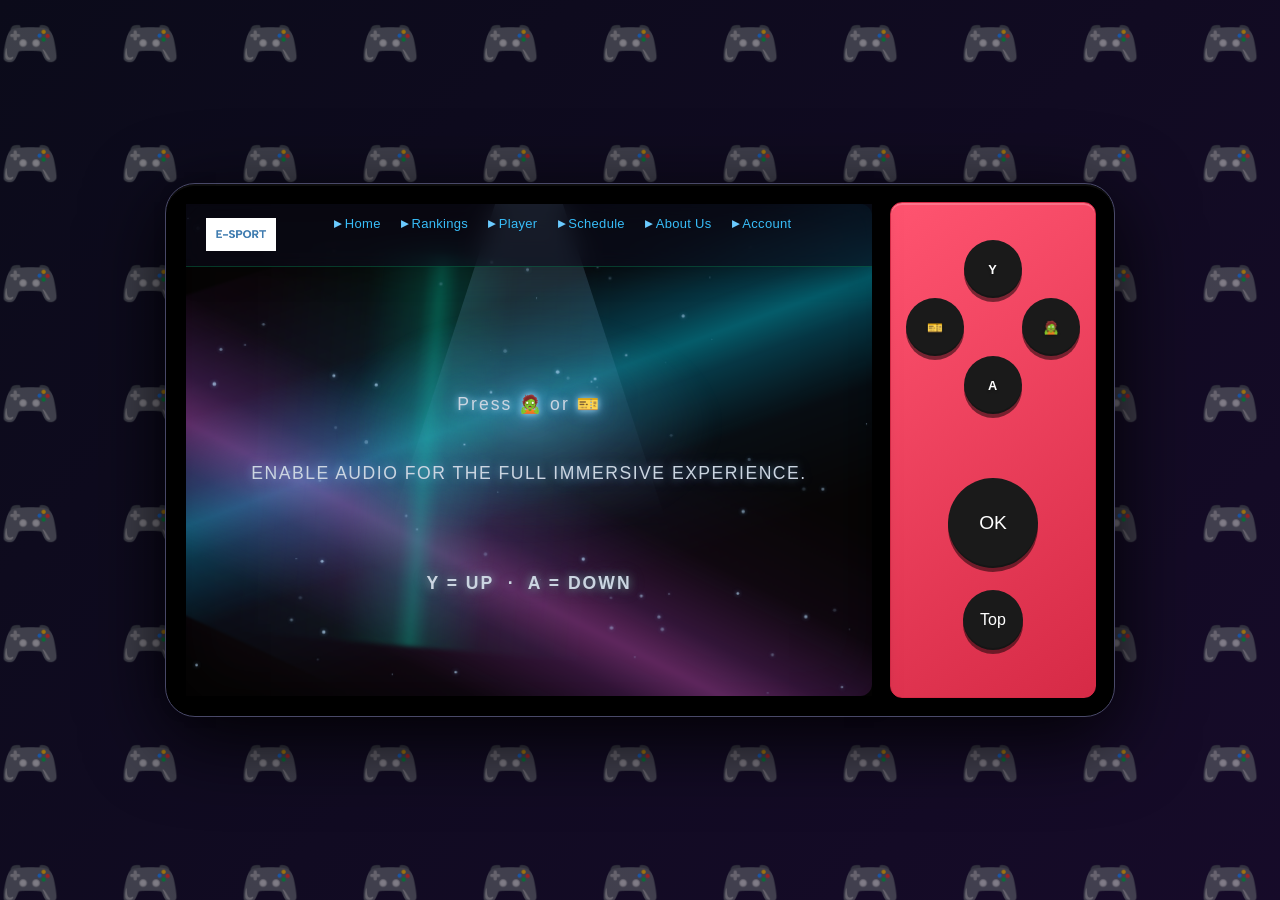
<file: index.html>
<!DOCTYPE html>
<html lang="en">
<head>
<meta charset="UTF-8">
<meta name="viewport" content="width=device-width, initial-scale=1.0">
<title>UTAR E-SPORTS | Enter</title>
<link rel="stylesheet" href="css/style.css">
</head>
<body>
  <div id="pageContent">
<div class="enter-page">

    <!-- STEP 1 -->
    <div class="enter-step" id="step1">
        <p class="enter-line enter-line-emoji">Press 🧟 or 🎫</p>
        <p class="enter-line enter-line-sub">Enable audio for the full immersive experience.</p>
        <p class="enter-line enter-line-controls">Y = Up &nbsp;&middot;&nbsp; A = Down</p>
    </div>

    <!-- STEP 2 -->
    <div class="enter-step enter-step--2" id="step2">
        <p class="enter-line enter-line-main">Press OK or scroll down to start your journey</p>
    </div>
</div>
</div>

    <script src="js/shell.js"></script>
    <script src="js/navbar.js"></script>
    <script src="js/neon.js"></script>
    <script src="js/enter.js"></script>
    <script src="js/main.js"></script>
</body>
</html>
</file>
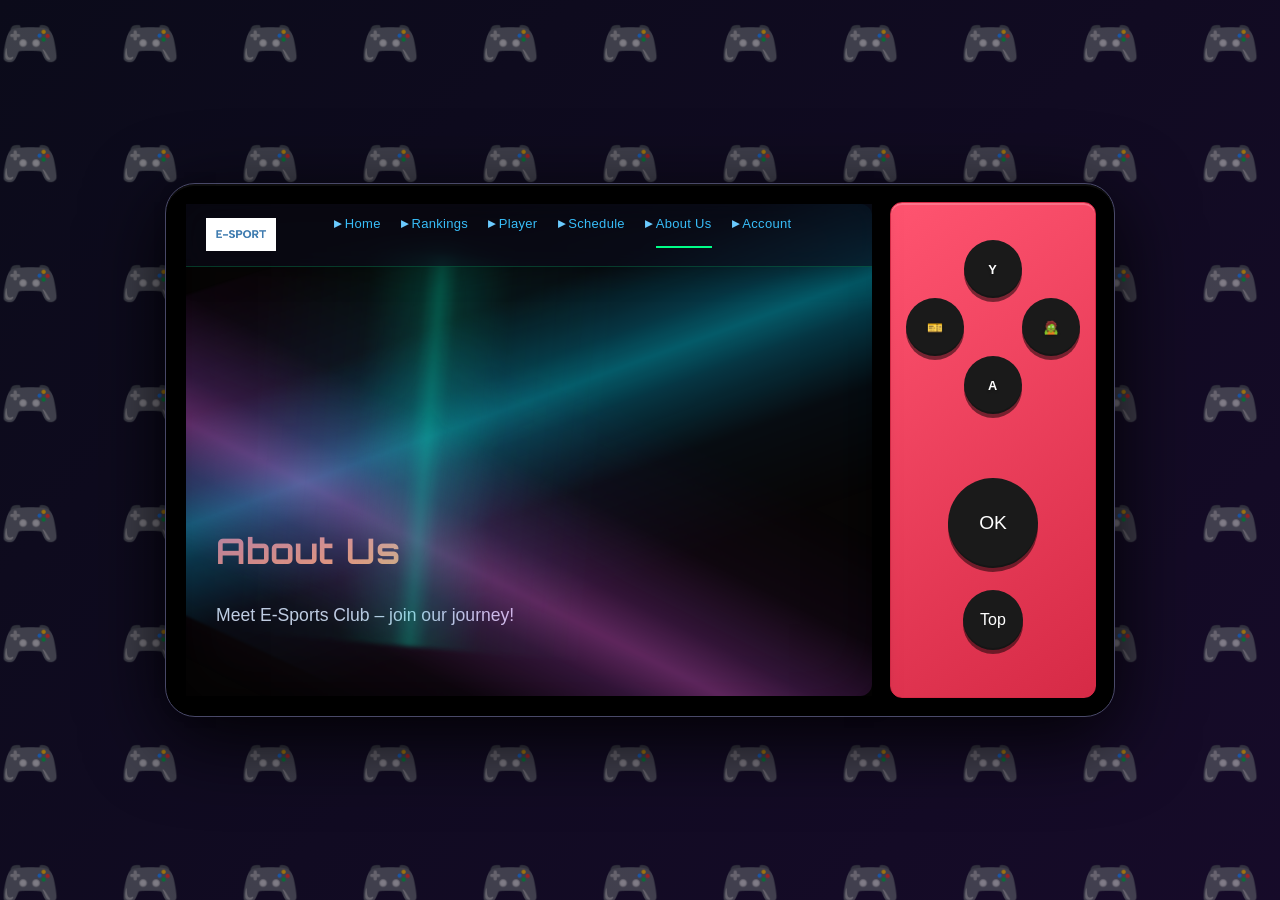
<file: about.html>
<!DOCTYPE html>
<html lang="en">

<head>

    <meta charset="UTF-8">
    <meta name="viewport" content="width=device-width, initial-scale=1.0">
    <meta name="description" content="About Us - UTAR E-Sports Club">
    <title>About Us | UTAR E-Sports Club</title>
    <link rel="stylesheet" href="css/style.css">
</head>

<body>
    <div id="pageContent">
        <section class="page-section">
            <!--PAGE TITLE-->
            <h1>About Us</h1>
            <p>Meet E-Sports Club – join our journey! </p>
        </section>

        <!--CLUB INTRODUCTION-->
        <h2 style="text-align:center">Club Introduction</h2>
        <div class="card">
            <h3>UTAR E-SPORT CLUB</h3>
            <p>We are the <strong> UTAR E-Sports Club</strong>, established in 2020 at <strong>Universiti Tunku
                    Abdul Rahman (UTAR)</strong>.
                We are dedicated to promoting competitive gaming and building a vibrant e-sports community on
                campus.
            </p>
        </div>
        <div class="card">
            <p>

                Our club currently has<strong> 1000+ active members</strong> across multiple game titles including
                <strong> PUBG</strong>,<strong> CSGO</strong>,<strong> DOTA2</strong>,<strong> LOL</strong>,<strong>
                    ROCKET LEAGUE</strong>,
                and <strong>VALORANT</strong>.
            </p>
        </div>
        <div class="card">
            <p> We organize regular intra-university tournaments, participate in external collegiate leagues,
                and provide training sessions, live streaming, and community events. Whether you're a casual
                gamer or a competitive player, everyone is welcome!
            </p>
        </div>

        <!--OUR SERVICE-->
        <section class="page-section">
            <h2 style="text-align:center">Our Service</h2>
            <div class="card service-card">
                <div class="service-image">
                    <img src="images/event/event-10.jpg" alt="Our Service">
                </div>
                <div class="service-text">
                    <h3>Player Scouting & Recruitment</h3>
                    <p>We actively scout and recruit skilled players across all supported game titles through tryouts,
                        ranked ladder evaluations, and referral systems.
                        <br>Our goal is to build balanced, competitive rosters that can represent the university in
                        external collegiate tournaments.
                        <br>We also maintain a development pipeline to nurture promising newcomers into starting lineup
                        candidates.
                    </p>
                </div>
            </div>
            <div class="card service-card">
                <div class="service-image">
                    <img src="images/event/event-13.jpg" alt="Our Service2">
                </div>
                <div class="service-text">
                    <h3>Performance Analysis & VOD Review</h3>
                    <p>Our coaching team conducts in-depth VOD (video-on-demand) review sessions where we break down
                        match footage frame by frame. We analyze individual mechanics, team coordination, map control,
                        and decision-making patterns.
                        <br>Each player receives personalized performance reports with actionable improvement points,
                        and we track statistical progress over time to ensure continuous growth.
                    </p>
                </div>
            </div>
            <div class="card service-card">
                <div class="service-image">
                    <img src="images/event/event-31.jpg" alt="Our Service3">
                </div>
                <div class="service-text">
                    <h3>Equipment & Facility Access </h3>
                    <p>Members enjoy priority access to our dedicated esports facility, which is equipped with
                        high-performance gaming PCs featuring the latest GPUs and processors, professional-grade
                        peripherals (monitors, keyboards, mice, headsets), and comfortable ergonomic seating. <br>We
                        also offer private team booths for scrims, a dedicated streaming room for content creation, and
                        a lounge area for casual gaming and socializing between sessions.
                    </p>
                </div>
            </div>
        </section>

        <!--CLUB COMMITTEE-->
        <section class="page-section">
            <h2 style="text-align:center">Club Committee</h2>
            <div class="members-grid">
                <!-- PRESIDENT -->
                <div class="card member-card">
                    <div class="member-avatar">
                        <img src="images/picture/boy1.png" alt="Match 1">
                    </div>

                    <h3>Marcus Tan</h3>
                    <p class="member-role">President</p>
                    <p class="member-desc">Oversees club operations and tournament planning</p>

                </div>
                <!-- VICE PRESIDENT -->
                <div class="card member-card">

                    <div class="member-avatar">
                        <img src="images/picture/girl1.jpg" alt="Match 1">
                    </div>

                    <h3>Sarah Lim</h3>
                    <p class="member-role">Vice President</p>
                    <p class="member-desc">Assists the President in club management</p>

                </div>
                <!-- HEAD COACH -->
                <div class="card member-card">

                    <div class="member-avatar">
                        <img src="images/picture/boy2.webp" alt="Match 1">
                    </div>

                    <h3> Coach Lee</h3>
                    <p class="member-role">Head Coach</p>
                    <p class="member-desc">Responsible for player training and game strategy</p>

                </div>
                <!-- EVENT COORDINATOR -->
                <div class="card member-card">

                    <div class="member-avatar">
                        <img src="images/picture/girl2.webp" alt="Match 1">
                    </div>

                    <h3>Emily Wong</h3>
                    <p class="member-role">Event Coordinator</p>
                    <p class="member-desc">Plans and executes club activities and tournaments</p>

                </div>
                <!-- PR & MARKETING -->
                <div class="card member-card">

                    <div class="member-avatar">
                        <img src="images/picture/boy3.png" alt="Match 1">
                    </div>

                    <h3>Jason Yap</h3>
                    <p class="member-role">PR &amp; Marketing</p>
                    <p class="member-desc">Manages social media and club outreach</p>

                </div>
                <!-- SECRETARY -->
                <div class="card member-card">

                    <div class="member-avatar">
                        <img src="images/picture/girl3.webp" alt="Match 1">
                    </div>

                    <h3>Amanda Koh</h3>
                    <p class="member-role"> Secretary</p>
                    <p class="member-desc">Handles club administration and documentation</p>

                </div>

            </div>
        </section>
        <!-- CONTACT FORM-->
        <section class="page-section">
            <h2 style="text-align:center">Contact Us</h2>
            <div class="card">
                <form id="contactForm">
                    <div class="form-group">

                        <label for="name">Name</label>
                        <input type="text" id="name" placeholder="Enter your name" required>

                    </div>

                    <div class="form-group">
                        <label for="email">Email</label>
                        <input type="email" id="email" placeholder="your@email.com" required>

                    </div>

                    <div class="form-group">
                        <label for="message">Message</label>
                        <textarea id="message" rows="4" placeholder="What would you like to tell us?"></textarea>

                    </div>

                    <button type="submit" class="btn-generic primary" id="contactSubmitBtn">Send Message</button>
                </form>
            </div>
        </section>
        <!--SOCIAL MEDIA-->

        <h2 style="text-align:center">Follow Us</h2>
        <div class="card">
            <div class="social-icons">

                <a href="https://www.instagram.com/ukec_esports?igsi=MWR4ZzRqNGwyeGkxdQ=="
                    class="btn-generic">Instagram</a>
                <a href="https://www.facebook.com/share/1XsCmScJbv/" class="btn-generic primary">Facebook</a>
                <a href="#" class="btn-generic success">Discord</a>
                <a href="#" class="btn-generic danger">YouTube</a>

            </div>
        </div>
    </div>

    <script src="js/navbar.js"></script>
    <script src="js/footer.js"></script>
    <script src="js/shell.js"></script>
    <script src="js/neon.js"></script>
    <script src="js/scroll-reveal.js"></script>
    <script src="js/main.js"></script>

    <!-- CONTACT FORM -> GOOGLE FORM -->
    <script>
        document.addEventListener('DOMContentLoaded', function () {

            //   Google form to see user sent message
            const GOOGLE_FORM_ID = '1FAIpQLSfpy1ZzTRlLHwW-dX1HJ_NJRPes5jJcgNgWeu98XZst7tVIOw';
            const ENTRY_NAME = 'entry.720511388';
            const ENTRY_EMAIL = 'entry.1923506451';
            const ENTRY_MESSAGE = 'entry.364343603';

            const GOOGLE_FORM_ACTION = `https://docs.google.com/forms/d/e/${GOOGLE_FORM_ID}/formResponse`;

            const contactForm = document.getElementById('contactForm');
            const submitBtn = document.getElementById('contactSubmitBtn');

            if (!contactForm) return;

            // ---- Toast notification ----
            function showToast(type, title, text) {
                // remove any existing toast first
                const existing = document.querySelector('.form-toast');
                if (existing) existing.remove();

                const toast = document.createElement('div');
                toast.className = 'form-toast' + (type === 'error' ? ' error' : '');

                const icon = document.createElement('div');
                icon.className = 'form-toast-icon';
                icon.textContent = type === 'error' ? '⚠️' : '✅';

                const body = document.createElement('div');
                body.className = 'form-toast-body';

                const titleEl = document.createElement('div');
                titleEl.className = 'form-toast-title';
                titleEl.textContent = title;

                const textEl = document.createElement('div');
                textEl.className = 'form-toast-text';
                textEl.textContent = text;

                body.appendChild(titleEl);
                body.appendChild(textEl);

                const closeBtn = document.createElement('button');
                closeBtn.className = 'form-toast-close';
                closeBtn.setAttribute('aria-label', 'Close');
                closeBtn.textContent = '✕';
                closeBtn.addEventListener('click', () => hideToast(toast));

                toast.appendChild(icon);
                toast.appendChild(body);
                toast.appendChild(closeBtn);

                document.body.appendChild(toast);

                // trigger enter animation
                requestAnimationFrame(() => {
                    requestAnimationFrame(() => toast.classList.add('show'));
                });

                // auto dismiss after 4.5s
                setTimeout(() => hideToast(toast), 4500);
            }

            function hideToast(toast) {
                if (!toast || !toast.parentNode) return;
                toast.classList.remove('show');
                setTimeout(() => toast.remove(), 400);
            }

            // ---- Submit handler ----
            contactForm.addEventListener('submit', function (e) {
                e.preventDefault();

                const name = document.getElementById('name').value.trim();
                const email = document.getElementById('email').value.trim();
                const message = document.getElementById('message').value.trim();

                if (!name || !email) {
                    showToast('error', 'Missing Info', 'Please fill in your name and email.');
                    return;
                }

                if (GOOGLE_FORM_ID === 'YOUR_FORM_ID_HERE') {
                    console.warn('⚠️ Google Form has not been configured yet. Please set GOOGLE_FORM_ID / ENTRY_* in about.html.');
                    showToast('error', 'Not Configured', 'Google Form is not set up yet.');
                    return;
                }

                const formData = new FormData();
                formData.append(ENTRY_NAME, name);
                formData.append(ENTRY_EMAIL, email);
                formData.append(ENTRY_MESSAGE, message);

                if (submitBtn) {
                    submitBtn.disabled = true;
                    submitBtn.textContent = 'Sending...';
                }

                // Google Forms does not allow reading the response (CORS-blocked),
                // so we submit in 'no-cors' mode and treat a resolved fetch as success.
                fetch(GOOGLE_FORM_ACTION, {
                    method: 'POST',
                    mode: 'no-cors',
                    body: formData
                })
                    .then(function () {
                        showToast('success', 'Message Sent!', "Thanks " + name + ", we'll get back to you soon.");
                        contactForm.reset();
                    })
                    .catch(function (error) {
                        console.error('Failed to send message:', error);
                        showToast('error', 'Send Failed', 'Something went wrong. Please try again later.');
                    })
                    .finally(function () {
                        if (submitBtn) {
                            submitBtn.disabled = false;
                            submitBtn.textContent = 'Send Message';
                        }
                    });
            });

        });
    </script>

</body>

</html>
</file>
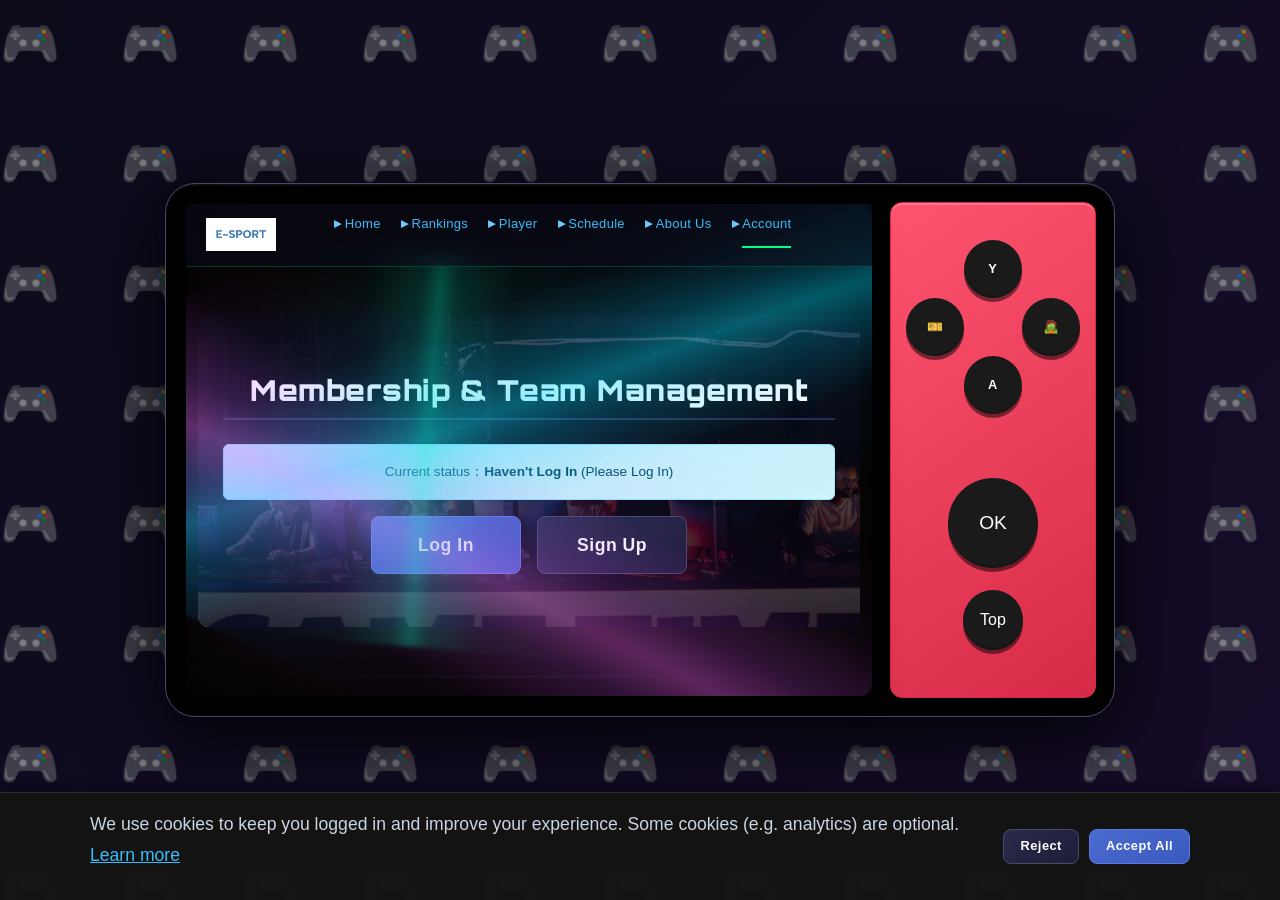
<file: account.html>
<!DOCTYPE html>
<html lang="en">

<head>
    <meta charset="UTF-8">
    <meta name="viewport" content="width=device-width, initial-scale=1.0">
    <title>ACCOUNT MANAGEMENT PAGE</title>
    <!-- Bootstrap 5 CSS -->
    <link href="https://cdn.jsdelivr.net/npm/bootstrap@5.3.0/dist/css/bootstrap.min.css" rel="stylesheet">
    <link rel="stylesheet" href="https://cdnjs.cloudflare.com/ajax/libs/font-awesome/6.5.0/css/all.min.css" />
    <link rel="stylesheet" href="css/style.css">
</head>

<body>

    <!-- Cookie-->
    <div id="cookie-consent-banner" class="cookie-banner" style="display:none;">
        <div class="cookie-banner-inner">
            <p class="cookie-text">
                We use cookies to keep you logged in and improve your experience.
                Some cookies (e.g. analytics) are optional.
                <a href="privacy.html" target="_blank">Learn more</a>
            </p>
            <div class="cookie-actions">
                <button id="cookie-reject-btn" class="btn-generic small">Reject</button>
                <button id="cookie-accept-btn" class="btn-generic primary small">Accept All</button>
            </div>
        </div>
    </div>

    <div id="pageContent">

        <div class="container py-5">

            <div id="auth-section">
                <video class="bg-video" autoplay muted loop playsinline
                    poster="images/index/pexels-yankrukov-9072205.jpg">
                    <source src="images/account/The rise of a new rivalry. Esports Nations Cup.mp4" type="video/mp4">
                </video>
                <div class="auth-section-inner">
                    <h2 class="text-center mb-4"><strong>Membership & Team Management</strong></h2>

                    <div id="status-bar" class="alert alert-info text-center">
                        Current Status: Not Logged In
                    </div>

                    <div id="auth-buttons" class="d-flex justify-content-center gap-3 mb-4">
                        <button id="show-login-btn" class="btn-generic primary large">Log In</button>
                        <button id="show-signup-btn" class="btn-generic large">Sign Up</button>
                    </div>

                    <div class="row justify-content-center">
                        <div class="col-md-6">

                            <div id="login-card" class="card mb-4" style="display: none;">
                                <h4>Log In</h4>
                                <div class="mb-3">
                                    <label class="form-label">Username </label>
                                    <input type="text" id="login-username" class="form-control"
                                        placeholder="Enter username">
                                </div>
                                <div class="mb-3">
                                    <label class="form-label">Password</label>
                                    <input type="password" id="login-password" class="form-control"
                                        placeholder="Enter password">
                                </div>
                                <button id="btn-do-login" class="btn-generic success full">Log In</button>
                            </div>

                            <div id="signup-card" class="card mb-4" style="display: none;">
                                <h4>Sign Up</h4>
                                <div class="mb-3">
                                    <label class="form-label">Username</label>
                                    <input type="text" id="signup-username" class="form-control"
                                        placeholder="Set username">
                                </div>
                                <div class="mb-3">
                                    <label class="form-label">Password</label>
                                    <input type="password" id="signup-password" class="form-control"
                                        placeholder="Set password">
                                </div>
                                <button id="btn-do-signup" class="btn-generic primary full">Sign Up</button>
                            </div>
                        </div>
                    </div>
                </div>
            </div>

            <hr class="my-5 border-secondary">

            <div class="social-plugins-section">
                <h2>COMMUNICATION</h2>

                <div class="social-grid-2">

                    <!--YouTube-->
                    <div class="social-card">
                        <div class="card-top">
                            <div class="icon-circle bg-youtube"><i class="fab fa-youtube" style="color:#fff;"></i></div>
                            <span class="platform-name">YouTube</span>
                        </div>

                        <div class="card_acc-body">
                            <div class="yt-preview-mini">
                                <div class="yt-thumb-mini">
                                    <iframe width="560" height="315" class="yt-embed"
                                        src="https://www.youtube.com/embed/Z5H_VbIGkec?si=xZs89IKs2nf9YrAQ"
                                        title="YouTube video player" frameborder="0"
                                        allow="accelerometer; autoplay; clipboard-write; encrypted-media; gyroscope; picture-in-picture; web-share"
                                        referrerpolicy="strict-origin-when-cross-origin" allowfullscreen></iframe>
                                </div>
                            </div>
                            <div class="card-footer-actions">
                                <button class="btn-social-sm btn-youtube-sm"
                                    onclick="socialAction('YouTube Subscription')">
                                    <i class="fab fa-youtube"></i>Subscription
                                </button>
                                <button class="btn-social-sm" onclick="socialAction('YouTube Notification')">
                                    <i class="fas fa-bell"></i> Notification
                                </button>
                            </div>
                        </div>
                    </div>
                    <hr>
                    <!--Instagram-->
                    <div class="social-card">
                        <div class="card-top">
                            <div class="icon-circle bg-instagram"><i class="fab fa-instagram" style="color:#fff;"></i>
                            </div>
                            <span class="platform-name">Instagram</span>
                        </div>
                        <div class="card_acc-body">
                            <div class="ig-preview-mini">
                                <div class="ig-image-mini">
                                    <iframe src="https://www.instagram.com/p/DTz4FX5jOFj/embed" width="400" height="550"
                                        frameborder="0" scrolling="no" allowtransparent="true">
                                    </iframe>
                                </div>
                                <div class="ig-info-mini">
                                    <span class="ig-user">LOL </span>funny memes
                                    <div class="ig-hashtag">#Esports #lol #memes</div>
                                </div>
                            </div>
                            <div class="card-footer-actions">
                                <button class="btn-social-sm btn-instagram-sm"
                                    onclick="socialAction('Instagram Subscription')">
                                    <i class="fab fa-instagram"></i>Subscription
                                </button>
                                <button class="btn-social-sm" onclick="socialAction('Instagram Share')">
                                    <i class="fas fa-share"></i> Share
                                </button>
                            </div>
                        </div>
                    </div>
                </div>

                <section class="page-section">
                    <div id="team-section">

                        <div class="text-center mb-5">
                            <h3>Team</h3>
                            <p class="text-secondary">Please log in first...Before create your team.</p>
                            <button id="create-team-btn" class="btn-generic danger large mt-2"> Create a Team
                            </button>
                        </div>

                        <h3 class="mb-3">Team created</h3>
                        <div id="team-list"></div>
                    </div>

                    <!-- Team created card -->
                    <div class="modal fade" id="createTeamModal" tabindex="-1" aria-hidden="true">
                        <div class="modal-dialog modal-dialog-centered">
                            <div class="modal-content bg-dark text-white border-secondary">
                                <video class="bg-video" autoplay muted loop playsinline
                                    poster="images/index/istockphoto-2201247639-1024x1024.jpg">
                                    <source src="images/account/The rise of a new rivalry. Esports Nations Cup.mp4"
                                        type="video/mp4">
                                </video>
                                <div class="modal-inner">
                                    <div class="modal-header border-secondary">
                                        <h5 class="modal-title">Create New Team</h5>
                                        <button type="button" class="btn-close btn-close-white" data-bs-dismiss="modal"
                                            aria-label="Close"></button>
                                    </div>
                                    <div class="modal-body">
                                        <form id="team-form">
                                            <div class="mb-3">
                                                <label class="form-label">Team Name</label>
                                                <input type="text" id="team-name"
                                                    class="form-control bg-secondary text-white border-0"
                                                    placeholder="Example: UTAR CyberDragons" required>
                                            </div>
                                            <div class="mb-3">
                                                <label class="form-label">Game Category</label>
                                                <select id="team-game"
                                                    class="form-select bg-secondary text-white border-0">
                                                    <option value="Valorant">Valorant</option>
                                                    <option value="League of Legends">League of Legends</option>
                                                    <option value="">Rocket League</option>
                                                    <option value="Dota 2">Dota 2</option>
                                                    <option value="PUBG">PUBG</option>
                                                    <option value="CS-GO">CS-GO</option>
                                                </select>
                                            </div>
                                            <div class="mb-3">
                                                <label class="form-label">Team Leader</label>
                                                <input type="text" id="team-leader"
                                                    class="form-control bg-secondary text-white border-0" readonly>
                                            </div>
                                            <div class="mb-3">
                                                <label class="form-label">Team Members</label>
                                                <input type="text" id="team-members"
                                                    class="form-control bg-secondary text-white border-0"
                                                    placeholder="Example: PlayerA, PlayerB, PlayerC" required>
                                            </div>
                                            <div class="mb-3">
                                                <label class="form-label">Team Description</label>
                                                <textarea id="team-desc"
                                                    class="form-control bg-secondary text-white border-0" rows="2"
                                                    placeholder="Team Description"></textarea>
                                            </div>
                                        </form>
                                    </div>
                                    <div class="modal-footer border-secondary">
                                        <button type="button" class="btn-generic"
                                            data-bs-dismiss="modal">Cancel</button>
                                        <button type="button" id="btn-save-team"
                                            class="btn-generic danger">Confirm</button>
                                    </div>
                                </div>
                            </div>
                        </div>
                    </div>
                </section>
            </div>
        </div>
        <div>

            <!-- jQuery & Bootstrap JS -->
            <script src="https://code.jquery.com/jquery-3.6.0.min.js"></script>
            <script src="https://cdn.jsdelivr.net/npm/bootstrap@5.3.0/dist/js/bootstrap.bundle.min.js"></script>
            <script src="js/navbar.js"></script>
            <script src="js/acc.js"></script>
            <script src="js/cookie-consent.js"></script>
            <script src="js/shell.js"></script>
            <script src="js/footer.js"></script>
            <script src="js/neon.js"></script>
            <script src="js/scroll-reveal.js"></script>
            <script src="js/main.js"></script>



            <script>
                function socialAction(action) {
                    const messages = {
                        'YouTube Subscription': 'Subscription E-Sports YouTube Channel!',
                        'YouTube Notification': 'Notification On',
                        'Instagram Subscription': 'Subscription E-Sports Instagram!',
                        'Instagram Share': 'Share to Instagram',
                    };
                    alert(messages[action] || ` ${action} has been triggered`);
                    console.log(`[Social] ${action} triggered`);
                }

                console.log('Account page load');
                console.log('YouTube, Instagram have ready prepared');
            </script>

</body>

</html>
</file>
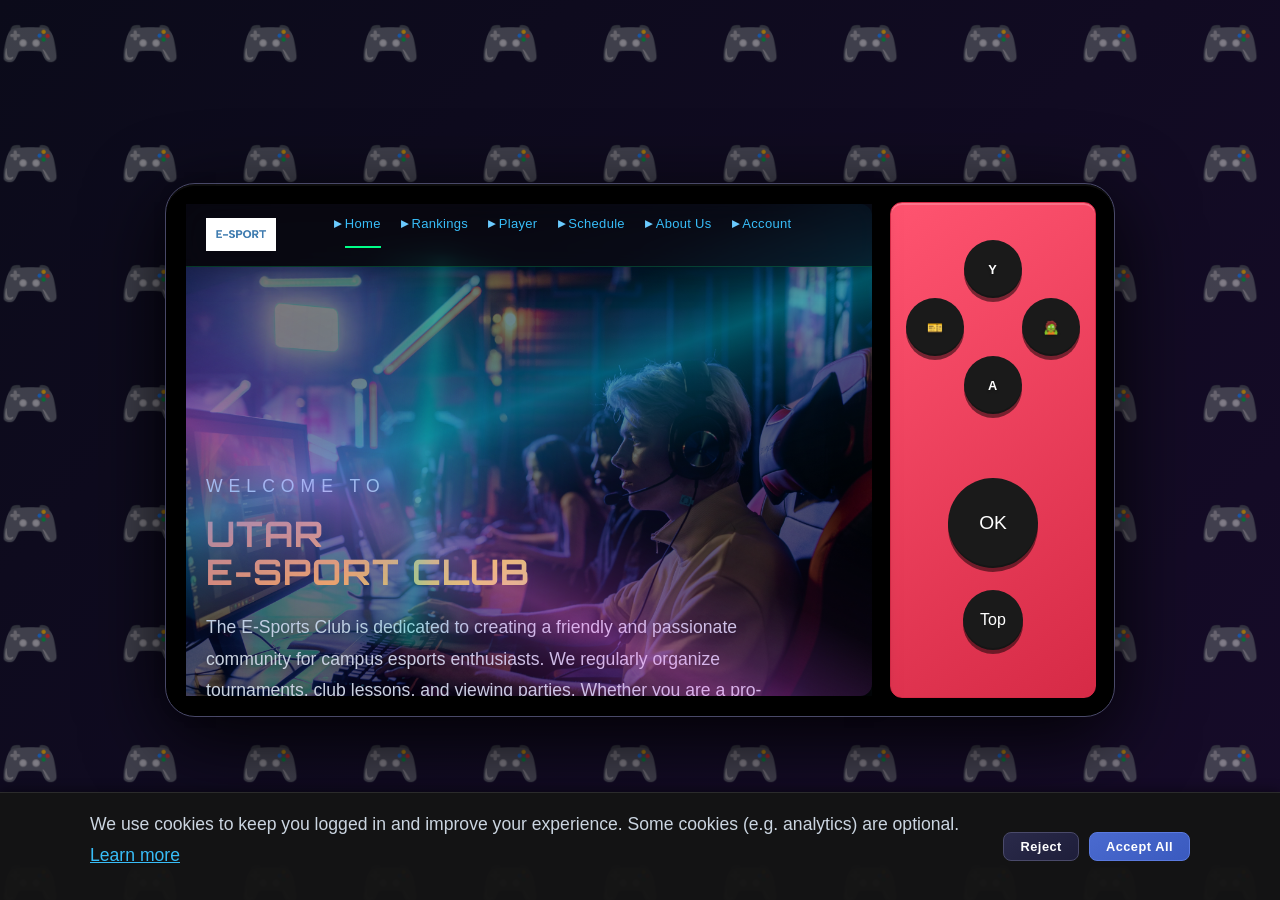
<file: enter.html>
<!DOCTYPE html>
<html lang="en">

<head>
    <meta charset="UTF-8">
    <meta name="viewport" content="width=device-width, initial-scale=1.0">
    <title>HOME PAGE</title>

    <link rel="stylesheet" href="css/style.css">

</head>

<body>

    <div id="pageContent">

        <section class="page-section hero-section">
            <div class="hero-content">
                <p class="hero-sub">WELCOME TO</p>
                <h1 class="hero-title">UTAR<br>E-SPORT CLUB</h1>
                <p class="hero-desc">
                    The E-Sports Club is dedicated to creating a friendly and passionate community
                    for campus esports enthusiasts. We regularly organize tournaments, club lessons,
                    and viewing parties. Whether you are a pro-level player or just getting started,
                    there is always a place for you here.
                </p>
            </div>
        </section>


        <section class="page-section">
            <h2 class="section-title left" style="text-align:center">E-SPORT GAME</h2>
            <p style="text-align:center"><small>From tactical FPS to classic MOBA, we cover the most competitive games
                    on campus. <br>Join our team and dominate the battlefield!</small></p>
            <div class="game-spotlight">
                <div class="spotlight-item" style="background-image:url('images/character_2323/412-4121703_pubg-character-png-transparent-picture-transparent-background-pubg-removebg-preview.png')" tabindex="0">
                    <span class="spotlight-label">PUBG</span>
                </div>
                <div class="spotlight-item" style="background-image:url('images/character_2323/images-removebg-preview.png')" tabindex="0">
                    <span class="spotlight-label">CSGO</span>
                </div>
                <div class="spotlight-item" style="background-image:url('images/character_2323/dota2.png')" tabindex="0">
                    <span class="spotlight-label">DOTA2</span>
                </div>
                <div class="spotlight-item" style="background-image:url('images/character_2323/vorolant.png')" tabindex="0">
                    <span class="spotlight-label">VALORANT</span>
                </div>
                <div class="spotlight-item" style="background-image:url('images/character_2323/rocket.png')" tabindex="0">
                    <span class="spotlight-label">ROCKET LEAGUE</span>
                </div>
                <div class="spotlight-item" style="background-image:url('images/character_2323/lol.png')" tabindex="0">
                    <span class="spotlight-label">LOL</span>
                </div>
            </div>
        </section>


        <section class="page-section match-section">
            <h2 class="section-title" style="text-align:center;">LIVE MATCH</h2>
            <p style="text-align:center"><small>Don't miss a second of the hype.<br>Countdown to kickoff, then watch the
                    stream right here on the page!</small></p>

            <div class="match-cards match-list">
                <div class="match-card live-match-card" data-start="2026-08-20T10:00:00+08:00" data-end="2026-08-20T11:45:00+08:00" data-video-id="mXtzz7UHftw">
                    <div class="match-media">
                        <img src="images/index/pexels-alef-morais-336305364-34179707.jpg" alt="PUBG Final" class="match-thumb">
                        <div class="countdown-overlay">
                            <span class="countdown-label">STARTS IN</span>
                            <span class="countdown-timer">00:00:00:00</span>
                        </div>
                    </div>
                    <h3><span class="badge red">Round 1</span> <span class="badge status-badge">LOADING</span></h3>
                    <h3 style="padding-left: 5px;">DOTA2</h3>
                    <p style="padding-left: 5px;">2026.08.20 10:00 ｜ <span class="status-text">--</span></p>
                </div>
                <div class="match-card live-match-card" data-start="2026-08-23T05:00:00+08:00" data-end="2026-08-24T11:45:00+08:00"  data-video-id="GMbjTK8UVks">
                    <div class="match-media">
                        <img src="images/index/pexels-rdne-7915221.jpg" alt="CS-GO Semi-Final" class="match-thumb">
                        <div class="countdown-overlay">
                            <span class="countdown-label">STARTS IN</span>
                            <span class="countdown-timer">00:00:00:00</span>
                        </div>
                    </div>
                    <h3><span class="badge red">SEMI-FINAL</span> <span class="badge status-badge">LOADING</span></h3>
                    <h3 style="padding-left: 5px;">DOTA2</h3>
                    <p style="padding-left: 5px;">2026.08.21 10:00 ｜ <span class="status-text">--</span></p>
                </div>
                <div class="match-card live-match-card" data-start="2026-09-15T21:00:00+08:00" data-video-id="cwgPyxlrH_Y">
                    <div class="match-media">
                        <img src="images/index/pexels-yankrukov-9072205.jpg" alt="PUBG Final" class="match-thumb">
                        <div class="countdown-overlay">
                            <span class="countdown-label">STARTS IN</span>
                            <span class="countdown-timer">00:00:00:00</span>
                        </div>
                    </div>
                    <h3><span class="badge red">FINAL</span> <span class="badge status-badge">LOADING</span></h3>
                    <h3 style="padding-left: 5px;">PUBG</h3>
                    <p style="padding-left: 5px;">2026.09.15 21:00 ｜ <span class="status-text">--</span></p>
                </div>
                <div class="match-card live-match-card" data-start="2026-10-05T18:00:00+08:00" data-video-id="cwgPyxlrH_Y">
                    <div class="match-media">
                        <img src="images/index/pexels-vladimirsrajber-19228385.jpg" alt="DOTA 2 Semi-Final" class="match-thumb">
                        <div class="countdown-overlay">
                            <span class="countdown-label">STARTS IN</span>
                            <span class="countdown-timer">00:00:00:00</span>
                        </div>
                    </div>
                    <h3><span class="badge red">SEMI-FINAL</span> <span class="badge status-badge">LOADING</span></h3>
                    <h3 style="padding-left: 5px;">DOTA 2</h3>
                    <p style="padding-left: 5px;">2026.10.05 18:00 ｜ <span class="status-text">--</span></p>
                </div>
            </div>
            <div style="text-align:center;">
                <a href="schedule.html" class="see-all-link">SEE ALL</a>
            </div>

        </section>

        <section class="page-section">
            <h2 class="section-title" style="text-align:center;">OUR SPONSORS</h2>
            <p style="text-align:center"><small>Our Official Sponsors: <br>Partnering with great brands to empower our
                    gaming community.</small></p>
            <div class="sponsor-grid">
                <div class="sponsor-item">
                    <img src="images/index/download (2).png" alt="Sponsor 1">
                </div>
                <div class="sponsor-item">
                    <img src="images/index/download (3).png" alt="Sponsor 2">
                </div>
                <div class="sponsor-item">
                    <img src="images/index/download (4).png" alt="Sponsor 3">
                </div>
                <div class="sponsor-item">
                    <img src="images/index/download (1).png" alt="Sponsor 4">
                </div>
                <div class="sponsor-item">
                    <img src="images/index/download.png" alt="Sponsor 5">
                </div>
            </div>
        </section>

        <section class="page-section">
            <h2 class="section-title">BY THE NUMBERS</h2>
            <table>
                <tr>
                    <th>
                        <h3 style="text-align:center">No.1</h3>
                    </th>
                    <th>
                        <h3 style="text-align:center">1500++</h3>
                    </th>
                    <th>
                        <h3 style="text-align:center">900M++</h3>
                    </th>
                </tr>
                <tr>
                    <th style="text-align:center"><small>IN NUMBER OF TOURNAMENTS ORGANIZED IN ASIA</small></th>
                    <th style="text-align:center"><small>EMPLOYEES DEDICATED TO ESPORTS</small></th>
                    <th style="text-align:center"><small>SOCIAL MEDIA FANS</small></th>
                </tr>
                <tr>
                    <th>
                        <h3 style="text-align:center">600++</h3>
                    </th>
                    <th>
                        <h3 style="text-align:center">200++</h3>
                    </th>
                    <th>
                        <h3 style="text-align:center">8000++ m<sup>2</sup></h3>
                    </th>
                </tr>
                <tr>
                    <th style="text-align:center;"><small>MATCHES PER YEAR</small></th>
                    <th style="text-align:center"><small>HOURS OF BROADCAST PER YEAR</small></th>
                    <th style="text-align:center"><small>ESPORTS VENUE AREA IN ASIA</small></th>
                </tr>
            </table>
        </section>
    </div>

        <!-- Cookie-->
    <div id="cookie-consent-banner" class="cookie-banner" style="display:none;">
        <div class="cookie-banner-inner">
            <p class="cookie-text">
                We use cookies to keep you logged in and improve your experience.
                Some cookies (e.g. analytics) are optional.
                <a href="privacy.html" target="_blank">Learn more</a>
            </p>
            <div class="cookie-actions">
                <button id="cookie-reject-btn" class="btn-generic small">Reject</button>
                <button id="cookie-accept-btn" class="btn-generic primary small">Accept All</button>
            </div>
        </div>
    </div>

    <script src="https://code.jquery.com/jquery-3.6.0.min.js"></script>
    <script src="js/cookie-consent.js"></script>
    <script src="js/navbar.js"></script>
    <script src="js/shell.js"></script>
    <script src="js/footer.js"></script>
    <script src="js/neon.js"></script>
    <script src="js/scroll-reveal.js"></script>
    <script src="js/main.js"></script>
    <script src="js/live-countdown.js"></script>

    <!-- ensure safari can work -->
        <script>
        document.addEventListener('DOMContentLoaded', function() {
            const spotlightItems = document.querySelectorAll('.spotlight-item');
            spotlightItems.forEach(item => {
                item.addEventListener('click', function (e) {
                    spotlightItems.forEach(el => el.classList.remove('active-spotlight'));
                    this.classList.add('active-spotlight');
                    this.focus();
                });
            });
        });
    </script>

</body>
</html>
</file>
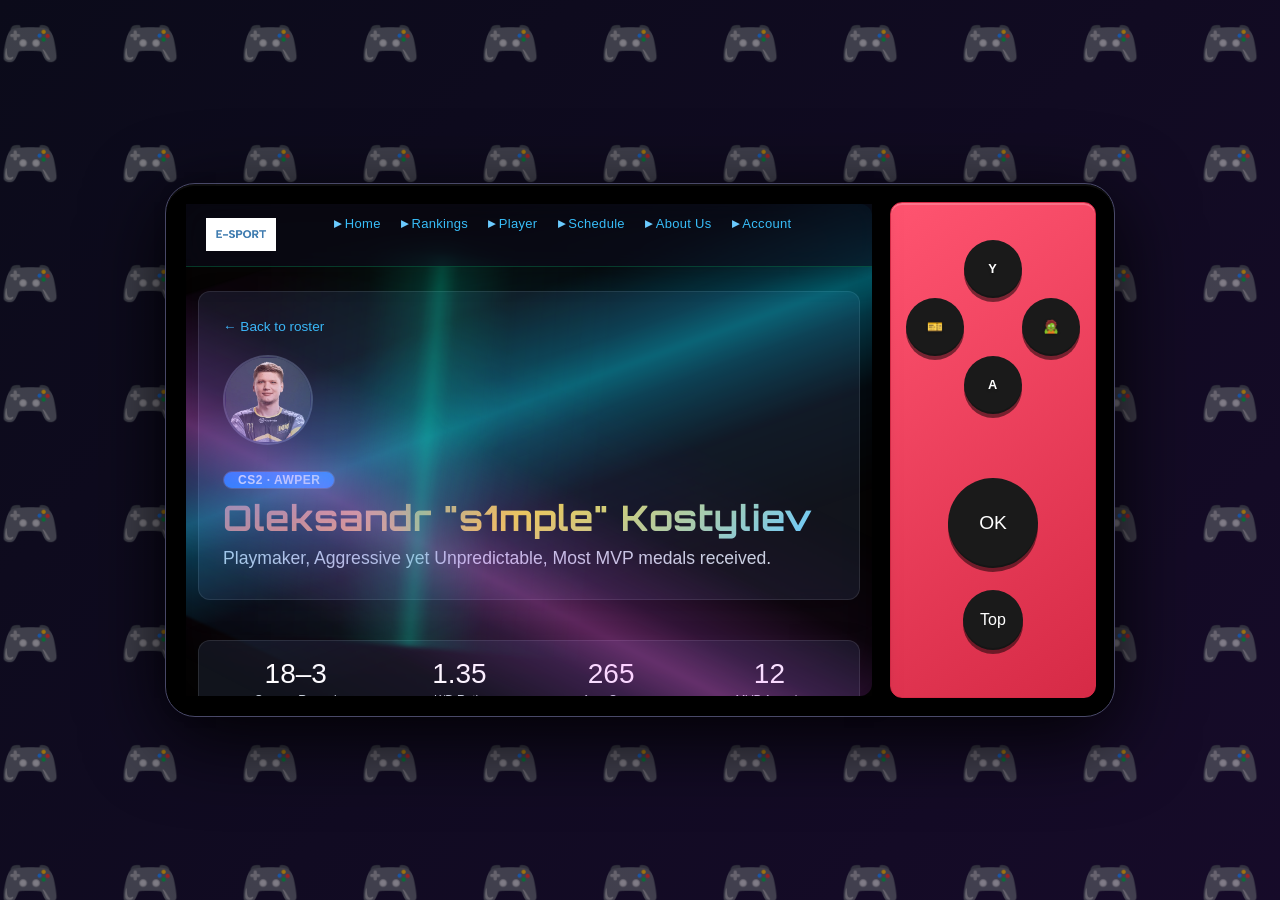
<file: player-detail.html>
<!DOCTYPE html>
<html lang="en">

<head>
  <meta charset="UTF-8">
  <meta name="viewport" content="width=device-width, initial-scale=1.0">
  <title id="page-title">Player Detail — E-Sport</title>
  <link rel="preconnect" href="https://fonts.googleapis.com">
  <link
    href="https://fonts.googleapis.com/css2?family=Rajdhani:wght@600;700&family=Inter:wght@400;500;600&family=JetBrains+Mono:wght@400;500"
    rel="stylesheet">
  <link rel="stylesheet" href="https://cdn.jsdelivr.net/npm/bootstrap@5.3.3/dist/css/bootstrap.min.css">
  <link rel="stylesheet" href="css/style.css">
</head>

<body class="bg-bracket">
  <div id="pageContent">
    <!-- Hero Section -->
    <section class="py-4">
      <div class="container">
        <div class="hero-card p-4">
          <a href="player.html" class="d-inline-block mb-3 text-decoration-none">← Back to roster</a>
          <div class="d-flex align-items-center gap-4 flex-wrap">
            <div class="avatar-ring d-flex align-items-center justify-content-center" style="width:90px;height:90px;">
              <img id="player-img" src="images/playerimage/s1mple.jpg" alt="Player Avatar"
                onerror="this.src='images/playerimage/s1mple.jpg';">
            </div>
            <div>
              <span id="player-badge" class="badge mb-2 d-inline-block">Game · Role</span>
              <h1 id="player-name" class="m-0">Player Name</h1>
              <p id="player-headline" class="lead m-0 mt-1">Player headline brief...</p>
            </div>
          </div>
        </div>
      </div>
    </section>

    <!-- Details Section -->
    <section class="py-3">
      <div class="container">
        <div class="stat-strip p-3 mb-4 d-flex justify-content-around text-center flex-wrap gap-3">
          <div>
            <div id="stat-record" class="num h3 m-0">0–0</div>
            <div class="label small">Season Record</div>
          </div>
          <div>
            <div id="stat-kd" class="num h3 m-0">0.00</div>
            <div class="label small">K/D Ratio</div>
          </div>
          <div>
            <div id="stat-score" class="num h3 m-0">0</div>
            <div class="label small">Avg. Score</div>
          </div>
          <div>
            <div id="stat-mvp" class="num h3 m-0">0</div>
            <div class="label small">MVP Awards</div>
          </div>
        </div>

        <div class="row g-4 mb-4">
          <div class="col-md-12">
            <div class="card p-4 h-100">
              <h3>About</h3>
              <p id="player-about">Player biography description...</p>
            </div>
          </div>
        </div>

        <!-- Share Profile Section -->
        <div class="share-section p-4">
          <h2>Share this profile</h2>
          <p id="share-subtext" class="mb-3">Follow the club or share this profile with your own network.</p>
          <div class="social-links d-flex gap-3 align-items-center">
            <a id="share-x" href="#" target="_blank" aria-label="X / Twitter">𝕏</a>
            <a id="share-fb" href="#" target="_blank" aria-label="Facebook">f</a>
            <a id="share-insta" href="#" target="_blank" aria-label="Instagram">IG</a>
          </div>
        </div>

      </div>
    </section>

    <script>
      const playersData = {
        "s1mple": {
          shortName: "s1mple's",
          name: 'Oleksandr "s1mple" Kostyliev',
          badge: 'CS2 · AWPer',
          badgeClass: 'badge-cs2',
          img: 'images/playerimage/s1mple.jpg',
          headline: 'Playmaker, Aggressive yet Unpredictable, Most MVP medals received.',
          record: '18–3', kd: '1.35', score: '265', mvp: '12',
          about: 'Widely regarded as one of the greatest Counter-Strike players of all time. Known for clutch AWPer plays and game-winning decision making under high pressure. Throughout his storied career, s1mple has consistently delivered highlight-reel noscopes, 1vX clutch moments, and unparalleled individual stats, solidifying his legacy across every era of competitive CS.',
          x: 'https://x.com/s1mpleO',
          facebook: '',
          instagram: 'https://www.instagram.com/s1mpleo/'
        },
        "noticed": {
          shortName: "Noticed's",
          name: 'Denis "Noticed" Kozyrev',
          badge: 'DOTA 2 · Offlaner',
          badgeClass: 'badge-dota2',
          img: 'images/playerimage/Noticed.jpg',
          headline: 'Aura Carrier, Team Fight Controller, Tier 1 Winner',
          record: '12–5', kd: '1.10', score: '190', mvp: '4',
          about: 'Master of team fights and controlling key objective zones in high-stakes Dota matches. Noticed excels at playing frontline aura initiators, creating crucial space for his hard carries while systematically locking down enemy cores. His deep understanding of lane dynamics and hero matchups allows him to remain impactful even in difficult early laning phases.',
          x: '',
          facebook: '',
          instagram: 'https://www.instagram.com/noticed_dota'
        },
        "faker": {
          shortName: "Faker's",
          name: 'Lee "Faker" Sang-hyeok',
          badge: 'LoL · Mid Laner',
          badgeClass: 'badge-lol',
          img: 'images/playerimage/Faker.jpg',
          headline: 'Flexible Player, Greatest LoL Player, 6 Time World Champion',
          record: '22–1', kd: '1.45', score: '310', mvp: '15',
          about: 'The undisputed Unkillable Demon King of League of Legends, dominating international competitions for over a decade. Faker is celebrated worldwide for his legendary mechanical reflexes, deep champion pool, and shot-calling mastery. Having secured multiple World Championships, he continues to set the benchmark for competitive excellence and longevity in esports.',
          x: 'https://x.com/faker',
          facebook: '',
          instagram: 'https://www.instagram.com/faker'
        },
        "zen": {
          shortName: "zen's",
          name: 'Alexis "zen" Bernier',
          badge: 'Rocket League · Playmaker',
          badgeClass: 'badge-rl',
          img: 'images/playerimage/zen.jpg',
          headline: 'The Team Anchor, Pace Setter, 3rd Best RL Player',
          record: '15–4', kd: '1.25', score: '280', mvp: '7',
          about: 'Incredible mechanical speed and defensive recovery capabilities in top-flight Rocket League. Zen burst onto the professional scene with instant international success, stunning fans with unprecedented flip resets, air dribble controls, and zero-second clutch saves. His ability to elevate his teammates\' gameplay makes him an indispensable roster asset.',
          x: 'https://x.com/zenrll',
          facebook: 'https://www.facebook.com/profile.php?id=100095608329204',
          instagram: 'https://www.instagram.com/zenrl_official/'
        },
        "t3xture": {
          shortName: "t3xture's",
          name: 'Kim "t3xture" Na-ra',
          badge: 'Valorant · Duelist',
          badgeClass: 'badge-valorant',
          img: 'images/playerimage/t3xture.jpg',
          headline: 'Aggressive player, Adapter',
          record: '13–6', kd: '1.20', score: '240', mvp: '5',
          about: 'Aggressive duelist capable of opening up site executions with explosive entry fragging and relentless movement. t3xture is renowned for his high-velocity Operator plays and lightning-fast reaction times. He adapts quickly to shifting meta compositions, keeping defensive lines constantly guessing and forced onto their back foot.',
          x: 'https://x.com/t3xture_kr',
          facebook: '',
          instagram: 'https://www.instagram.com/t3xture_e/'
        },
        "donk": {
          shortName: "donk's",
          name: 'Danil "donk" Kryshkovets',
          badge: 'CS2 · Entry Fragger',
          badgeClass: 'badge-cs2',
          img: 'images/playerimage/donk.jpg',
          headline: 'Zero Cooldown site anchor, defensive MVP twice this year.',
          record: '16–2', kd: '1.38', score: '290', mvp: '8',
          about: 'Sensational rookie talent known for extraordinary rifle accuracy and high-impact entry frags. donk took the competitive scene by storm with unheard-of headshot ratings and aggressive crosshair placement. His fearless playstyle and vocal passion on stage make him one of the most exciting young prodigies in modern Counter-Strike.',
          x: '',
          facebook: '',
          instagram: 'https://www.instagram.com/donk1221/'
        },
        "ace": {
          shortName: "Ace's",
          name: 'Marcus "Ace" Hoelgaard',
          badge: 'DOTA 2 · Offlaner',
          badgeClass: 'badge-dota2',
          img: 'images/playerimage/Ace.jpg',
          headline: 'Stable Laner, Utility Master, High IQ Rotations',
          record: '14–4', kd: '1.15', score: '205', mvp: '5',
          about: 'Veteran offlaner renowned for incredible hero flexibility, item timing, and mid-game decision making. Ace transitioned seamlessly from carry to offlane over his career, bringing unmatched wave-management expertise and micro-control. His methodical approach to map control provides his squad with incredible stability during late-game team fights.',
          x: 'https://x.com/acedota',
          facebook: '',
          instagram: 'https://www.instagram.com/acedota2/'
        },
        "caps": {
          shortName: "Caps's",
          name: 'Rasmus "Caps" Winther',
          badge: 'LoL · Mid Laner',
          badgeClass: 'badge-lol',
          img: 'images/playerimage/Caps.jpg',
          headline: 'Claps or Craps, Creative Playmaker, Multi-LEC Champion',
          record: '19–3', kd: '1.32', score: '285', mvp: '11',
          about: 'European superstar mid laner famous for unpredictable champion picks and explosive team fight execution. Often nicknamed "Baby Faker" early in his career, Caps earned his own legendary status by leading Western teams to international finals. His inventive roaming patterns and limit-testing playstyle make every match an unpredictable show.',
          x: 'https://x.com/G2Caps',
          facebook: '',
          instagram: 'https://www.instagram.com/g2.caps_/'
        },
        "daniel": {
          shortName: "Daniel's",
          name: 'Daniel "Daniel" Piecenski',
          badge: 'Rocket League · Striker',
          badgeClass: 'badge-rl',
          img: 'images/playerimage/Daniel.jpg',
          headline: 'Aerial Ace, Defensive Wall, Clutch Finisher',
          record: '16–3', kd: '1.28', score: '295', mvp: '9',
          about: 'Mechanical prodigy capable of dictating the pace of play with unmatched aerial accuracy and tight defense. Daniel transition from 1v1 ladder dominant force to 3v3 championship contender was seamless. Whether hitting double taps from impossible angles or making goal-line saves, he consistently turns equal games into comfortable victories.',
          x: '',
          facebook: '',
          instagram: ''
        },
        "f0rsaken": {
          shortName: "f0rsakeN's",
          name: 'Jason "f0rsakeN" Susanto',
          badge: 'Valorant · Flex / Duelist',
          badgeClass: 'badge-valorant',
          img: 'images/playerimage/f0rsakeN.jpg',
          headline: 'Agent Master, Infinite Agent Pool, Round Saver',
          record: '15–5', kd: '1.22', score: '255', mvp: '7',
          about: 'Versatile flex star capable of switching roles instantly to counter opponent strategies across every map. f0rsakeN is world-famous for mastering dynamic agents ranging from aggressive duelists like Yoru to core initiators like Fade. His aim, unpredictable utility usage, and high-IQ clutch plays make him the backbone of his roster.',
          x: 'https://x.com/jasonsusantoo',
          facebook: '',
          instagram: 'https://www.instagram.com/jasonsusantoo/'
        }
      };

      // Parse URL parameter to target the correct player profile
      const urlParams = new URLSearchParams(window.location.search);
      const playerId = (urlParams.get('id') || 's1mple').toLowerCase();
      const p = playersData[playerId] || playersData['s1mple'];

      // Dynamic UI population
      document.getElementById('page-title').innerText = `${p.name} — E-Sport`;
      document.getElementById('player-name').innerText = p.name;
      document.getElementById('player-img').src = p.img;
      document.getElementById('player-img').alt = p.name;

      const badgeElem = document.getElementById('player-badge');
      badgeElem.innerText = p.badge;
      badgeElem.className = `badge ${p.badgeClass} mb-2 d-inline-block`;

      document.getElementById('player-headline').innerText = p.headline;
      document.getElementById('stat-record').innerText = p.record;
      document.getElementById('stat-kd').innerText = p.kd;
      document.getElementById('stat-score').innerText = p.score;
      document.getElementById('stat-mvp').innerText = p.mvp;
      document.getElementById('player-about').innerText = p.about;

      // Direct dynamic links to each player's social profiles
      document.getElementById('share-subtext').innerText = `Follow the club or share ${p.shortName} profile with your own network.`;
      document.getElementById('share-x').href = p.x;
      document.getElementById('share-fb').href = p.facebook;
      document.getElementById('share-insta').href = p.instagram;
    </script>
  </div>
  <script src="js/navbar.js"></script>
  <script src="js/shell.js"></script>
  <script src="js/footer.js"></script>
  <script src="js/neon.js"></script>
  <script src="js/scroll-reveal.js"></script>
  <script src="js/main.js"></script>
</body>

</html>
</file>
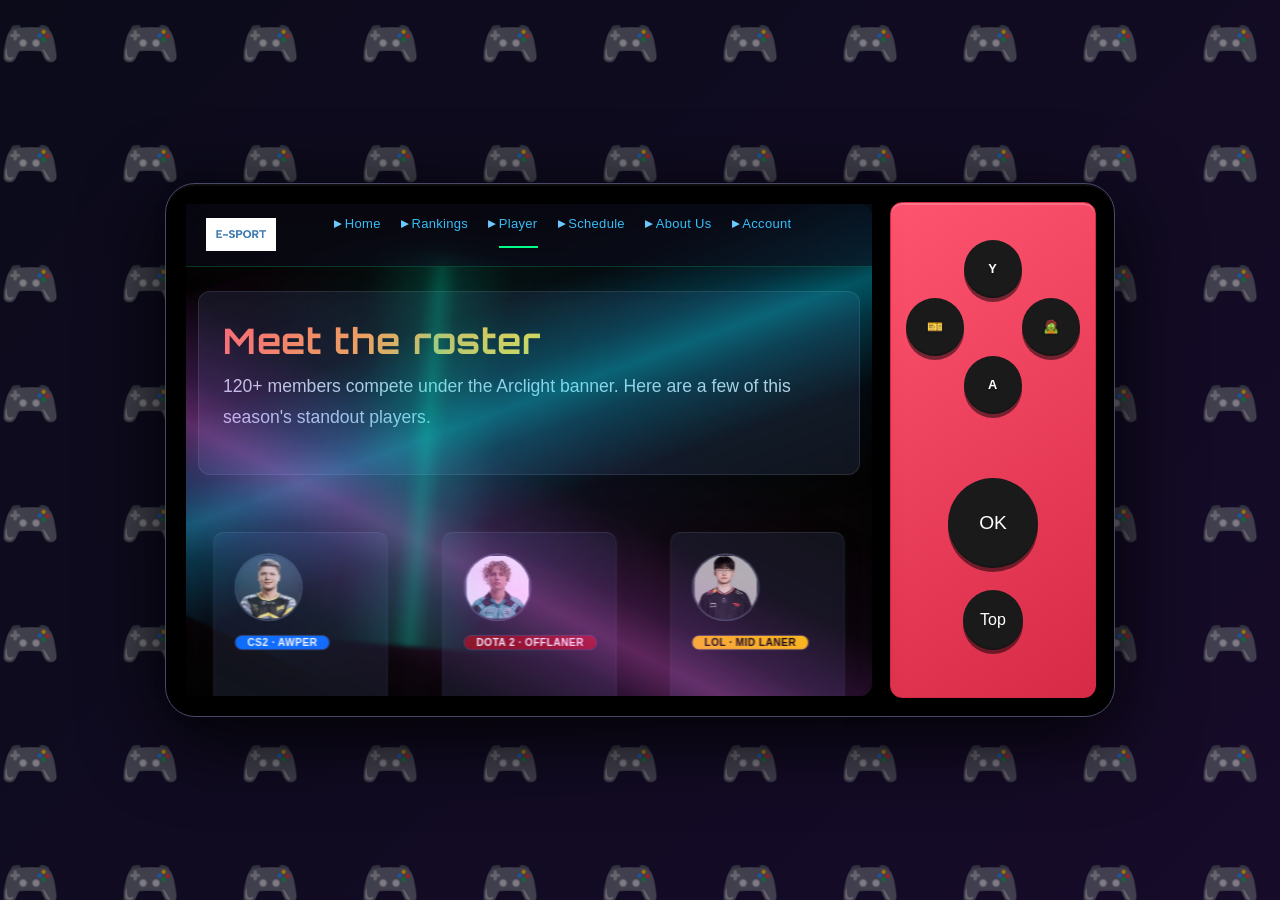
<file: player.html>
<!DOCTYPE html>
<html lang="en">

<head>
    <meta charset="UTF-8">
    <meta name="viewport" content="width=device-width, initial-scale=1.0">
    <title>Players — Arclight Esports Club</title>
    <link rel="preconnect" href="https://fonts.googleapis.com">
    <link
        href="https://fonts.googleapis.com/css2?family=Rajdhani:wght@600;700&family=Inter:wght@400;500;600&family=JetBrains+Mono:wght@400;500&display=swap"
        rel="stylesheet">
    <link rel="stylesheet" href="https://cdn.jsdelivr.net/npm/bootstrap@5.3.3/dist/css/bootstrap.min.css">
    <link rel="stylesheet" href="css/style.css">
</head>

<body class="bg-bracket">
    <div id="pageContent">
        <div class="container py-4">
            <div class="hero-card p-4 mb-4">
                <span class="eyebrow text-info d-block mb-1"></span>
                <h1 class="mb-2">Meet the roster</h1>
                <p class="lead mb-3">120+ members compete under the Arclight banner. Here are a few of this season's
                    standout players.</p>
            </div>

            <div class="row g-4">

                <!-- Player 1 -->
                <div class="col-md-6 col-lg-4">
                    <div class="card p-4 h-100">
                        <div class="avatar-ring mb-3"><img src="images/playerimage/s1mple.jpg" alt="s1mple"></div>
                        <span class="badge badge-cs2 mb-2 align-self-start">CS2 · AWPer</span>
                        <h3>s1mple</h3>
                        <p>Playmaker, Aggressive yet Unpredictable, Most MVP medals received.</p>
                        <a href="player-detail.html?id=s1mple" class="mt-auto">View profile →</a>
                    </div>
                </div>

                <!-- Player 2 -->
                <div class="col-md-6 col-lg-4">
                    <div class="card p-4 h-100">
                        <div class="avatar-ring mb-3"><img src="images/playerimage/Noticed.jpg" alt="Noticed"></div>
                        <span class="badge badge-dota2 mb-2 align-self-start">DOTA 2 · Offlaner</span>
                        <h3>Noticed</h3>
                        <p>Aura Carrier, Team Fight Controller, Tier 1 Winner</p>
                        <a href="player-detail.html?id=noticed" class="mt-auto">View profile →</a>
                    </div>
                </div>

                <!-- Player 3 -->
                <div class="col-md-6 col-lg-4">
                    <div class="card p-4 h-100">
                        <div class="avatar-ring mb-3"><img src="images/playerimage/Faker.jpg" alt="Faker"></div>
                        <span class="badge badge-lol mb-2 align-self-start">LoL · Mid Laner</span>
                        <h3>Faker</h3>
                        <p>Flexible Player, Greatest LoL Player, 6 Time World Champion</p>
                        <a href="player-detail.html?id=faker" class="mt-auto">View profile →</a>
                    </div>
                </div>

                <!-- Player 4 -->
                <div class="col-md-6 col-lg-4">
                    <div class="card p-4 h-100">
                        <div class="avatar-ring mb-3"><img src="images/playerimage/zen.jpg" alt="zen"></div>
                        <span class="badge badge-rl mb-2 align-self-start">RL · Playmaker</span>
                        <h3>zen</h3>
                        <p>The Team Anchor, Pace Setter, 3rd Best RL Player</p>
                        <a href="player-detail.html?id=zen" class="mt-auto">View profile →</a>
                    </div>
                </div>

                <!-- Player 5 -->
                <div class="col-md-6 col-lg-4">
                    <div class="card p-4 h-100">
                        <div class="avatar-ring mb-3"><img src="images/playerimage/t3xture.jpg" alt="t3xture"></div>
                        <span class="badge badge-valorant mb-2 align-self-start">Valorant · Duelist</span>
                        <h3>t3xture</h3>
                        <p>Aggressive player, Adapter</p>
                        <a href="player-detail.html?id=t3xture" class="mt-auto">View profile →</a>
                    </div>
                </div>

                <!-- Player 6 -->
                <div class="col-md-6 col-lg-4">
                    <div class="card p-4 h-100">
                        <div class="avatar-ring mb-3"><img src="images/playerimage/donk.jpg" alt="donk"></div>
                        <span class="badge badge-cs2 mb-2 align-self-start">CS2 · Entry Fragger</span>
                        <h3>donk</h3>
                        <p>Zero Cooldown site anchor, defensive MVP twice this year.</p>
                        <a href="player-detail.html?id=donk" class="mt-auto">View profile →</a>
                    </div>
                </div>

                <!-- Player 7 -->
                <div class="col-md-6 col-lg-4">
                    <div class="card p-4 h-100">
                        <div class="avatar-ring mb-3"><img src="images/playerimage/Ace.jpg" alt="Ace"></div>
                        <span class="badge badge-dota2 mb-2 align-self-start">DOTA 2 · Offlaner</span>
                        <h3>Ace</h3>
                        <p>Stable Laner, Utility Master, High IQ Rotations</p>
                        <a href="player-detail.html?id=ace" class="mt-auto">View profile →</a>
                    </div>
                </div>

                <!-- Player 8 -->
                <div class="col-md-6 col-lg-4">
                    <div class="card p-4 h-100">
                        <div class="avatar-ring mb-3"><img src="images/playerimage/Caps.jpg" alt="Caps"></div>
                        <span class="badge badge-lol mb-2 align-self-start">LoL · Mid Laner</span>
                        <h3>Caps</h3>
                        <p>Claps or Craps, Creative Playmaker, Multi-LEC Champion</p>
                        <a href="player-detail.html?id=caps" class="mt-auto">View profile →</a>
                    </div>
                </div>

                <!-- Player 9 -->
                <div class="col-md-6 col-lg-4">
                    <div class="card p-4 h-100">
                        <div class="avatar-ring mb-3"><img src="images/playerimage/Daniel.jpg" alt="Daniel"></div>
                        <span class="badge badge-rl mb-2 align-self-start">RL · Striker</span>
                        <h3>Daniel</h3>
                        <p>Aerial Ace, Defensive Wall, Clutch Finisher</p>
                        <a href="player-detail.html?id=daniel" class="mt-auto">View profile →</a>
                    </div>
                </div>

                <!-- Player 10 -->
                <div class="col-md-6 col-lg-4">
                    <div class="card p-4 h-100">
                        <div class="avatar-ring mb-3" ><img src="images/playerimage/f0rsakeN.jpg" alt="f0rsakeN"></div>
                        <span class="badge badge-valorant mb-2 align-self-start">Valorant ·<br> Flex / Duelist</span>
                        <h3>f0rsakeN</h3>
                        <p>Agent Master, Infinite Agent Pool, Round Saver</p>
                        <a href="player-detail.html?id=f0rsaken" class="mt-auto">View profile →</a>
                    </div>
                </div>

            </div>
        </div>
    </div>

    <script src="https://code.jquery.com/jquery-3.7.1.min.js"></script>
    <script src="https://cdn.jsdelivr.net/npm/bootstrap@5.3.3/dist/js/bootstrap.bundle.min.js"></script>

    <script src="js/navbar.js"></script>
    <script src="js/shell.js"></script>
    <script src="js/footer.js"></script>
    <script src="js/neon.js"></script>
    <script src="js/scroll-reveal.js"></script>
    <script src="js/main.js"></script>
    
</body>

</html>
</file>
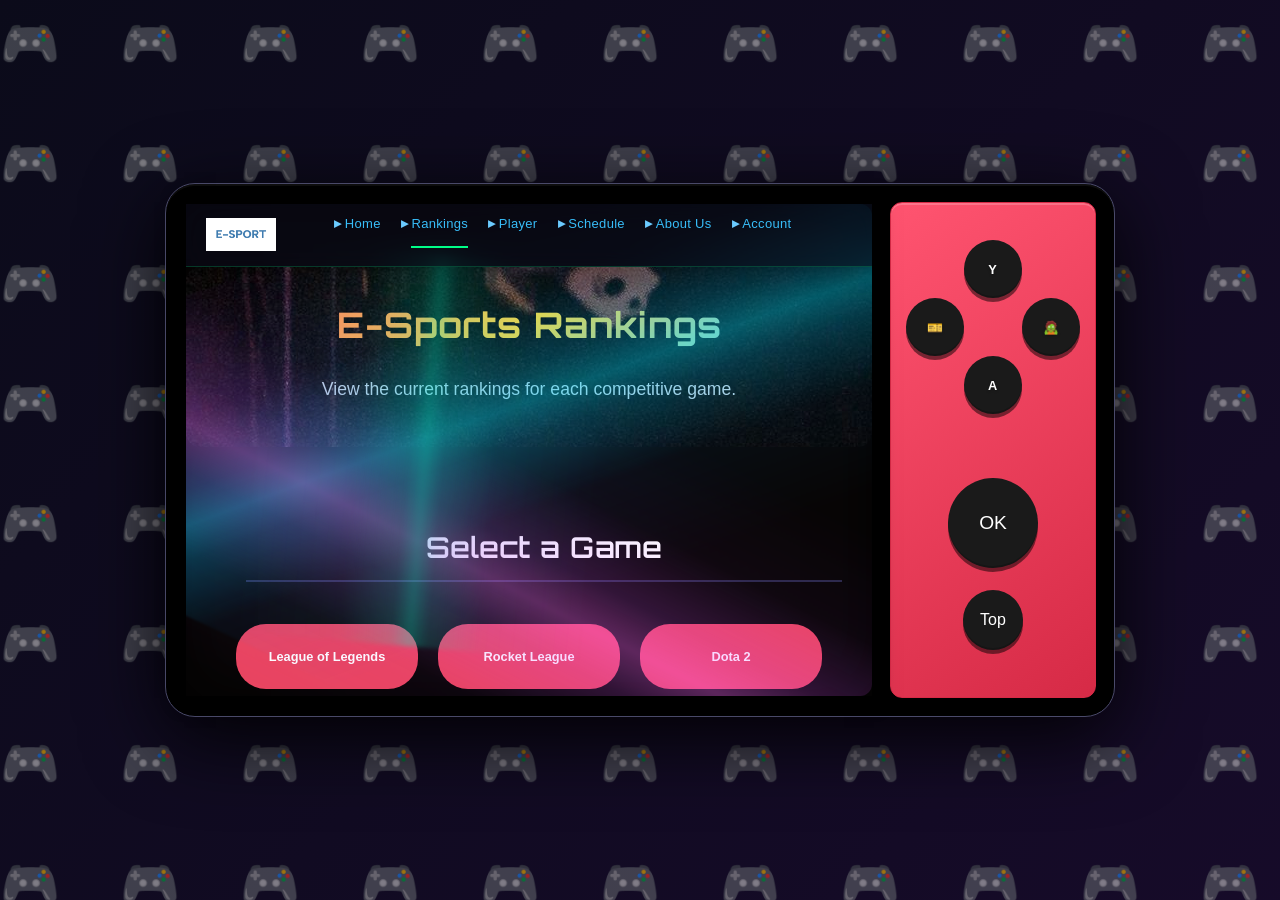
<file: ranking.html>
<!DOCTYPE html>
<html lang="en">
<head>
    <meta charset="UTF-8">
    <meta name="viewport" content="width=device-width, initial-scale=1.0">
    <meta name="description" content="E-Sports Tournament Rankings">
    <title>Rankings | E-Sports</title>
    <link rel="stylesheet" href="css/style.css">
</head>

<body>

    <!-- =====================================================
         RANKING PAGE CONTENT
    ====================================================== -->
    <div id="pageContent">

        <!-- =================================================
             PAGE HEADER
        ================================================== -->
        <div id="team-section">
            <h1 style="text-align:center">E-Sports Rankings</h1>
            <p class="text-muted" style="text-align:center">View the current rankings for each competitive game.</p>
        </div>

        <!-- =================================================
             GAME SELECTOR
        ================================================== -->
        <section class="page-section_2">
            <h2 class="schedule-title" style="text-align:center">Select a Game</h2>

            <!-- GAME BUTTONS -->
            <div class="cards-container">
                <button class="card-btn" type="button" onclick="showRanking('LOL')">League of Legends</button>
                <button class="card-btn" type="button" onclick="showRanking('Rocket League')">Rocket League</button>
                <button class="card-btn" type="button" onclick="showRanking('Dota 2')">Dota 2</button>
                <button class="card-btn" type="button" onclick="showRanking('PUBG')">PUBG</button>
                <button class="card-btn" type="button" onclick="showRanking('CS-GO')">CS-GO</button>
                <button class="card-btn" type="button" onclick="showRanking('Valorant')">Valorant</button>
            </div>

            <!-- =================================================
                 CURRENT RANKING
            ================================================== -->
            <div id="team-section_2">

                <!-- RANKING TITLE -->
                <h2 class="schedule-title" id="rankingTitle" style="text-align:center">League of Legends Rankings</h2>
                <p class="text-muted" id="rankingDescription" style="text-align:center">Current League of Legends tournament rankings.</p>

                <!-- RANKING TABLE -->
                <div class="table-container">
                    <table>
                        <thead>
                            <tr>
                                <th>Rank</th>
                                <th>Team</th>
                                <th>Played</th>
                                <th>Wins</th>
                                <th>Losses</th>
                                <th>Points</th>
                            </tr>
                        </thead>
                        <tbody id="rankingTableBody">
                            <!-- JavaScript inserts ranking data -->
                        </tbody>
                    </table>
                </div>

                <!-- CHAMPION HIGHLIGHT VIDEO -->
                <div id="highlightVideoSection" class="highlight-video-mini">
                    <div class="yt-title-mini" id="highlightVideoTitle" style="text-align:center; margin-bottom:8px;">
                        🏆 Champion Highlight
                    </div>
                    <div class="highlight-video-frame">
                        <iframe
                            id="highlightVideoFrame"
                            class="yt-embed"
                            src="https://www.youtube.com/embed/i21NAHe77UM?enablejsapi=1"
                            title="Champion highlight video"
                            frameborder="0"
                            allow="accelerometer; autoplay; clipboard-write; encrypted-media; gyroscope; picture-in-picture; web-share"
                            allowfullscreen>
                        </iframe>
                    </div>
                </div>

            </div>
        </section>

        <!-- BACK TO SCHEDULE -->
        <p>
            <a href="schedule.html" class="card-btn_2">Back to Schedule</a>
        </p>

    </div>

    <!-- =====================================================
         EXISTING JAVASCRIPT FILES
         Keep shell.js here. It will automatically create the Controller.
    ====================================================== -->
    <script src="js/navbar.js"></script>
    <script src="js/shell.js"></script>
    <script src="js/footer.js"></script>
    <script src="js/neon.js"></script>
    <script src="js/scroll-reveal.js"></script>
    <script src="js/main.js"></script>

    <!-- =====================================================
         RANKING JAVASCRIPT
    ====================================================== -->
    <script>

        /* =====================================================
           RANKING DATA
        ====================================================== */
        const rankings = {

            "LOL": [
                { rank: 1, team: "Team Alpha", played: 5, wins: 5, losses: 0, points: 15 },
                { rank: 2, team: "Team Nova", played: 5, wins: 4, losses: 1, points: 12 },
                { rank: 3, team: "Team Phoenix", played: 5, wins: 3, losses: 2, points: 9 },
                { rank: 4, team: "Team Eclipse", played: 5, wins: 2, losses: 3, points: 6 },
                { rank: 5, team: "Team Titan", played: 5, wins: 1, losses: 4, points: 3 },
                { rank: 6, team: "Team Storm", played: 5, wins: 0, losses: 5, points: 0 }
            ],

            "Rocket League": [
                { rank: 1, team: "Rocket Titans", played: 5, wins: 5, losses: 0, points: 15 },
                { rank: 2, team: "Boost Masters", played: 5, wins: 4, losses: 1, points: 12 },
                { rank: 3, team: "Velocity", played: 5, wins: 3, losses: 2, points: 9 },
                { rank: 4, team: "Aerial Force", played: 5, wins: 2, losses: 3, points: 6 },
                { rank: 5, team: "Turbo Squad", played: 5, wins: 1, losses: 4, points: 3 },
                { rank: 6, team: "Goal Hunters", played: 5, wins: 0, losses: 5, points: 0 }
            ],

            "Dota 2": [
                { rank: 1, team: "Dragon Knights", played: 5, wins: 5, losses: 0, points: 15 },
                { rank: 2, team: "Ancient Warriors", played: 5, wins: 4, losses: 1, points: 12 },
                { rank: 3, team: "Shadow Legion", played: 5, wins: 3, losses: 2, points: 9 },
                { rank: 4, team: "Radiant Force", played: 5, wins: 2, losses: 3, points: 6 },
                { rank: 5, team: "Dire Wolves", played: 5, wins: 1, losses: 4, points: 3 },
                { rank: 6, team: "Storm Riders", played: 5, wins: 0, losses: 5, points: 0 }
            ],

            "PUBG": [
                { rank: 1, team: "PUBG Elite", played: 5, wins: 4, losses: 1, points: 14 },
                { rank: 2, team: "Battle Royale", played: 5, wins: 4, losses: 1, points: 13 },
                { rank: 3, team: "Storm Hunters", played: 5, wins: 3, losses: 2, points: 10 },
                { rank: 4, team: "Drop Zone", played: 5, wins: 2, losses: 3, points: 7 },
                { rank: 5, team: "Survival Squad", played: 5, wins: 1, losses: 4, points: 4 },
                { rank: 6, team: "Last Circle", played: 5, wins: 0, losses: 5, points: 2 }
            ],

            "CS-GO": [
                { rank: 1, team: "Counter Force", played: 5, wins: 5, losses: 0, points: 15 },
                { rank: 2, team: "Headshot Kings", played: 5, wins: 4, losses: 1, points: 12 },
                { rank: 3, team: "Tactical Five", played: 5, wins: 3, losses: 2, points: 9 },
                { rank: 4, team: "Elite Strikers", played: 5, wins: 2, losses: 3, points: 6 },
                { rank: 5, team: "Rush Squad", played: 5, wins: 1, losses: 4, points: 3 },
                { rank: 6, team: "Shadow Aim", played: 5, wins: 0, losses: 5, points: 0 }
            ],

            "Valorant": [
                { rank: 1, team: "Valorant Elite", played: 5, wins: 5, losses: 0, points: 15 },
                { rank: 2, team: "Radiant Squad", played: 5, wins: 4, losses: 1, points: 12 },
                { rank: 3, team: "Vanguard", played: 5, wins: 3, losses: 2, points: 9 },
                { rank: 4, team: "Phantom Force", played: 5, wins: 2, losses: 3, points: 6 },
                { rank: 5, team: "Spike Hunters", played: 5, wins: 1, losses: 4, points: 3 },
                { rank: 6, team: "Agent Five", played: 5, wins: 0, losses: 5, points: 0 }
            ]

        };

        /* =====================================================
           HIGHLIGHT VIDEOS
        ====================================================== */
        const highlightVideos = {
            "LOL": "i21NAHe77UM",
            "Rocket League": "as5Q5_5c2S0",
            "Dota 2": "4Mv8hxadZcI",
            "PUBG": "pD1RjjOYaU4",
            "CS-GO": "6CIT1hq6YhM",
            "Valorant": "zzA3twZciQA"
        };

        /* =====================================================
           DISPLAY RANKING
        ====================================================== */
        function showRanking(game) {
            const title = document.getElementById("rankingTitle");
            const description = document.getElementById("rankingDescription");
            const tableBody = document.getElementById("rankingTableBody");
            const selectedRanking = rankings[game];

            if (!selectedRanking) {
                tableBody.innerHTML = `<tr><td colspan="6">No ranking data available.</td></tr>`;
                return;
            }

            title.textContent = game + " Rankings";
            description.textContent = "Current " + game + " tournament rankings.";

            tableBody.innerHTML = "";

            selectedRanking.forEach(function (player) {
                const row = document.createElement("tr");
                row.innerHTML = `
                    <td>${getRankIcon(player.rank)} ${player.rank}</td>
                    <td><strong>${player.team}</strong></td>
                    <td>${player.played}</td>
                    <td>${player.wins}</td>
                    <td>${player.losses}</td>
                    <td><strong>${player.points}</strong></td>
                `;
                tableBody.appendChild(row);
            });

            updateHighlightVideo(game, selectedRanking[0]);
        }

        /* =====================================================
           RANK ICON
        ====================================================== */
        function getRankIcon(rank) {
            if (rank === 1) return "🥇";
            if (rank === 2) return "🥈";
            if (rank === 3) return "🥉";
            return "";
        }

        /* =====================================================
           UPDATE HIGHLIGHT VIDEO
        ====================================================== */
        function updateHighlightVideo(game, topPlayer) {
            const frame = document.getElementById("highlightVideoFrame");
            const title = document.getElementById("highlightVideoTitle");
            const videoId = highlightVideos[game];

            if (!videoId) {
                frame.src = "";
                title.textContent = "🏆 Champion Highlight";
                return;
            }

            if (typeof window.setYouTubeVideo === "function") {
                window.setYouTubeVideo("highlightVideoFrame", videoId);
            } else {
                frame.src = "https://www.youtube.com/embed/" + videoId + "?enablejsapi=1";
            }

            title.textContent = topPlayer
                ? "🏆 " + topPlayer.team + " — Champion Highlight"
                : "🏆 Champion Highlight";
        }

        /* =====================================================
           INITIAL RANKING
        ====================================================== */
        document.addEventListener("DOMContentLoaded", function () {
            showRanking("LOL");
        });

    </script>

</body>
</html>
</file>
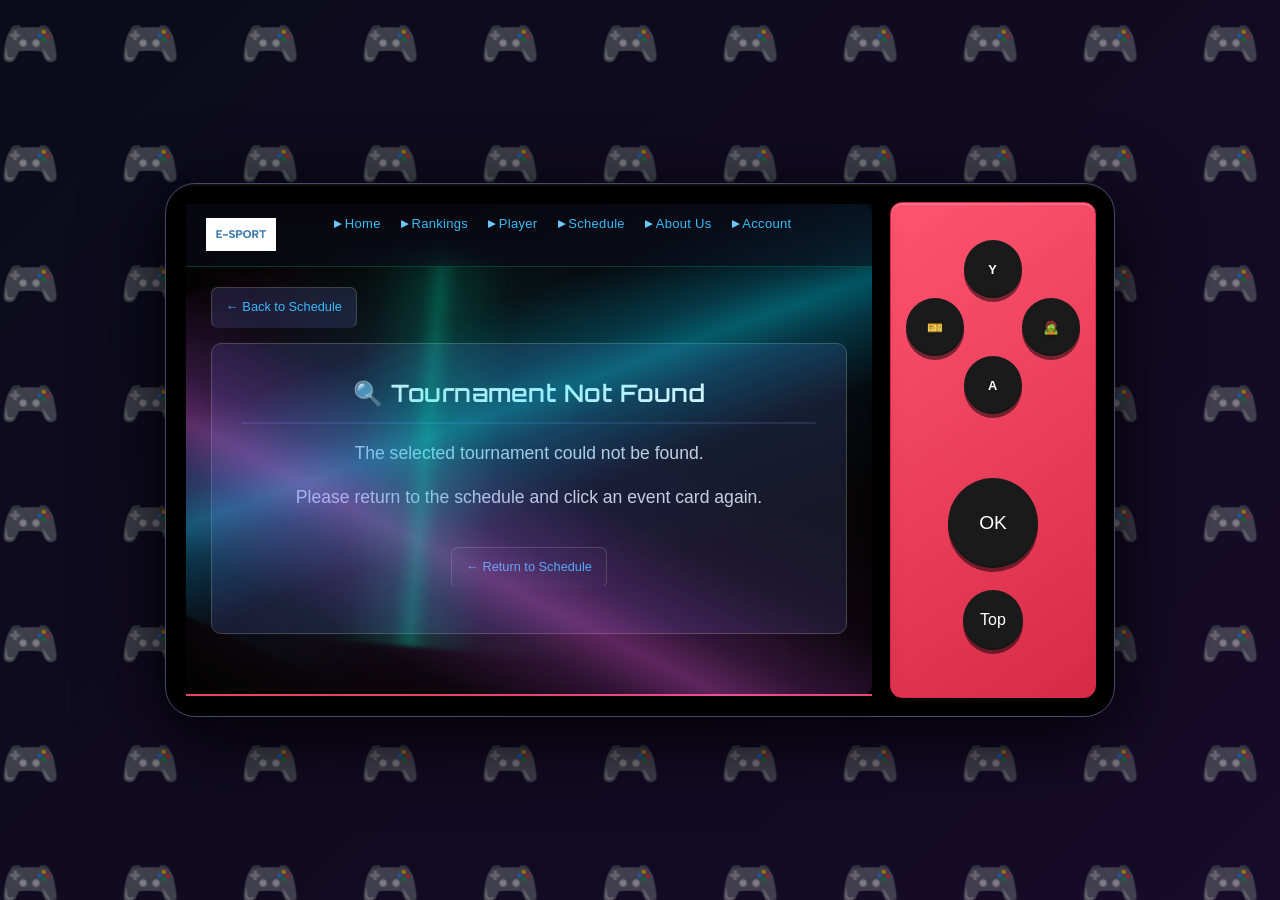
<file: tournament-details.html>
<!DOCTYPE html>
<html lang="en">

<head>
    <meta charset="UTF-8">
    <meta name="viewport" content="width=device-width, initial-scale=1.0">
    <meta name="description" content="Tournament Details | E-sports">
    <title>Tournament Details | E-sports</title>

    <!-- Google Font -->
    <link href="https://fonts.googleapis.com/css2?family=Orbitron:wght@400;700&display=swap" rel="stylesheet">

    <!-- Existing CSS -->
    <link rel="stylesheet" href="css/style.css">

    <!-- Tournament Details Page CSS -->
    <style>
        /* =====================================================
           PAGE
        ===================================================== */
        .tournament-page {
            width: 100%;
            box-sizing: border-box;
            padding: 20px 25px 40px 25px;
        }

        .tournament-page h1 {
            font-size: 2.2rem;
            color: #e8e8e8;
            margin-top: 0;
            margin-bottom: 5px;
            font-family: 'Orbitron', 'Courier New', monospace;
        }

        .tournament-page h2 {
            font-size: 1.5rem;
            color: #e8e8e8;
            margin-top: 28px;
            margin-bottom: 14px;
            font-family: 'Orbitron', 'Courier New', monospace;
        }

        .tournament-subtitle {
            color: #888;
            font-size: 1rem;
            margin-top: 0;
            margin-bottom: 15px;
        }

        .tournament-page hr {
            border: none;
            border-top: 1px solid #333;
            margin: 15px 0 20px 0;
        }

        /* =====================================================
           BACK BUTTON
        ===================================================== */
        .back-button {
            display: inline-block;
            padding: 9px 14px;
            margin-bottom: 15px;
            border-radius: 7px;
            background: #1a1a2e;
            border: 1px solid #444;
            color: #fff;
            text-decoration: none;
            font-size: .8rem;
            transition: .2s ease;
        }

        .back-button:hover {
            background: #e94560;
            border-color: #e94560;
            color: #fff;
        }

        /* =====================================================
           INFORMATION GRID
        ===================================================== */
        .detail-grid {
            display: grid;
            grid-template-columns: repeat(auto-fit, minmax(200px, 1fr));
            gap: 16px;
            width: 100%;
        }

        /* =====================================================
           DETAIL CARD
        ===================================================== */
        .detail-card {
            width: 100%;
            min-width: 0;
            background: rgba(26, 26, 46, .85);
            border: 1px solid #3a3a3a;
            border-radius: 10px;
            overflow: hidden;
            box-sizing: border-box;
            transition: transform .2s ease, box-shadow .2s ease, border-color .2s ease;
        }

        .detail-card:hover {
            transform: translateY(-4px);
            border-color: #e94560;
            box-shadow: 0 8px 20px rgba(0, 0, 0, .35);
        }

        /* =====================================================
           CARD ICON
        ===================================================== */
        .detail-card-top {
            height: 90px;
            display: flex;
            align-items: center;
            justify-content: center;
            background: linear-gradient(135deg, #e94560, #1a1a2e);
        }

        .detail-icon {
            font-size: 2.2rem;
        }

        /* =====================================================
           CARD BODY
        ===================================================== */
        .detail-card-body {
            padding: 14px;
        }

        .detail-card-body h3 {
            margin: 0 0 7px 0;
            color: #fff;
            font-size: .95rem;
        }

        .detail-value {
            margin: 0;
            color: #ccc;
            font-size: .82rem;
            line-height: 1.5;
            word-break: break-word;
        }

        /* =====================================================
           DESCRIPTION
        ===================================================== */
        .description-card {
            width: 100%;
            background: rgba(26, 26, 46, .85);
            border: 1px solid #3a3a3a;
            border-radius: 10px;
            padding: 18px;
            box-sizing: border-box;
        }

        .description-card h3 {
            margin-top: 0;
            color: #fff;
            font-size: 1rem;
        }

        .description-card p {
            color: #ccc;
            line-height: 1.7;
            font-size: .85rem;
            margin-bottom: 0;
        }

        /* =====================================================
           TEAMS
        ===================================================== */
        .team-card {
            width: 100%;
            background: rgba(26, 26, 46, .85);
            border: 1px solid #3a3a3a;
            border-radius: 10px;
            padding: 15px;
            box-sizing: border-box;
            text-align: center;
            transition: .2s ease;
        }

        .team-card:hover {
            transform: translateY(-4px);
            border-color: #4ecdc4;
        }

        .team-icon {
            font-size: 2rem;
            margin-bottom: 7px;
        }

        .team-name {
            color: #fff;
            font-weight: bold;
            font-size: .9rem;
        }

        /* =====================================================
           STATUS
        ===================================================== */
        .status-badge {
            display: inline-block;
            padding: 5px 10px;
            border-radius: 5px;
            font-size: .7rem;
            font-weight: bold;
            color: #fff;
        }

        .status-ongoing {
            background: #2eaa72;
        }

        .status-future {
            background: #d6a329;
        }

        .status-ended {
            background: #555;
        }

        /* =====================================================
           NOT FOUND
        ===================================================== */
        .not-found {
            padding: 30px;
            text-align: center;
            background: rgba(26, 26, 46, .85);
            border: 1px solid #444;
            border-radius: 10px;
            color: #ccc;
        }

        .not-found h2 {
            margin-top: 0;
            color: #e94560;
        }

        /* =====================================================
           RESPONSIVE
        ===================================================== */
        @media (max-width: 600px) {
            .tournament-page {
                padding: 15px;
            }
            .tournament-page h1 {
                font-size: 1.7rem;
            }
        }
    </style>
</head>

<body>
<div id="pageContent">
    <!-- =====================================================
         TOURNAMENT PAGE
    ====================================================== -->
    <main class="tournament-page">

        <!-- BACK TO SCHEDULE -->
        <a href="schedule.html" class="back-button">← Back to Schedule</a>

        <!-- HEADER -->
        <h1 id="eventTitle">Tournament Details</h1>
        <p class="tournament-subtitle" id="eventSubtitle">Loading tournament information...</p>
        <hr>

        <!-- TOURNAMENT INFORMATION -->
        <h2>🎮 Tournament Information</h2>
        <div class="detail-grid">

            <!-- GAME -->
            <div class="detail-card">
                <div class="detail-card-top">
                    <span class="detail-icon" id="gameIcon">🎮</span>
                </div>
                <div class="detail-card-body">
                    <h3>Game</h3>
                    <p class="detail-value" id="eventGame">-</p>
                </div>
            </div>

            <!-- DATE -->
            <div class="detail-card">
                <div class="detail-card-top">
                    <span class="detail-icon">📅</span>
                </div>
                <div class="detail-card-body">
                    <h3>Date</h3>
                    <p class="detail-value" id="eventDate">-</p>
                </div>
            </div>

            <!-- TIME -->
            <div class="detail-card">
                <div class="detail-card-top">
                    <span class="detail-icon">🕒</span>
                </div>
                <div class="detail-card-body">
                    <h3>Time</h3>
                    <p class="detail-value" id="eventTime">-</p>
                </div>
            </div>

            <!-- ROUND -->
            <div class="detail-card">
                <div class="detail-card-top">
                    <span class="detail-icon">🏆</span>
                </div>
                <div class="detail-card-body">
                    <h3>Round</h3>
                    <p class="detail-value" id="eventRound">-</p>
                </div>
            </div>

            <!-- STATUS -->
            <div class="detail-card">
                <div class="detail-card-top">
                    <span class="detail-icon">📢</span>
                </div>
                <div class="detail-card-body">
                    <h3>Status</h3>
                    <p class="detail-value" id="eventStatus">-</p>
                </div>
            </div>

        </div>

        <!-- ABOUT THIS EVENT -->
        <h2>📋 About This Event</h2>
        <div class="description-card">
            <h3 id="descriptionTitle">Tournament Information</h3>
            <p id="eventDescription">-</p>
        </div>

        <!-- MATCH INFORMATION -->
        <h2>⚔️ Match Information</h2>
        <div class="detail-grid">

            <div class="detail-card">
                <div class="detail-card-top">
                    <span class="detail-icon">🎯</span>
                </div>
                <div class="detail-card-body">
                    <h3>Match Round</h3>
                    <p class="detail-value" id="matchRound">-</p>
                </div>
            </div>

            <div class="detail-card">
                <div class="detail-card-top">
                    <span class="detail-icon">🔴</span>
                </div>
                <div class="detail-card-body">
                    <h3>Event Status</h3>
                    <p class="detail-value" id="matchStatus">-</p>
                </div>
            </div>

            <div class="detail-card">
                <div class="detail-card-top">
                    <span class="detail-icon">📆</span>
                </div>
                <div class="detail-card-body">
                    <h3>Scheduled Date</h3>
                    <p class="detail-value" id="matchDate">-</p>
                </div>
            </div>

            <div class="detail-card">
                <div class="detail-card-top">
                    <span class="detail-icon">⏰</span>
                </div>
                <div class="detail-card-body">
                    <h3>Scheduled Time</h3>
                    <p class="detail-value" id="matchTime">-</p>
                </div>
            </div>

        </div>

        <!-- PARTICIPATING TEAMS -->
        <h2>👥 Participating Teams</h2>
        <div class="detail-grid" id="teamsContainer"></div>

        <!-- EVENT INFORMATION -->
        <h2>📍 Event Information</h2>
        <div class="detail-grid">

            <div class="detail-card">
                <div class="detail-card-top">
                    <span class="detail-icon">📍</span>
                </div>
                <div class="detail-card-body">
                    <h3>Venue</h3>
                    <p class="detail-value" id="eventVenue">-</p>
                </div>
            </div>

            <div class="detail-card">
                <div class="detail-card-top">
                    <span class="detail-icon">💰</span>
                </div>
                <div class="detail-card-body">
                    <h3>Prize Pool</h3>
                    <p class="detail-value" id="eventPrize">-</p>
                </div>
            </div>

            <div class="detail-card">
                <div class="detail-card-top">
                    <span class="detail-icon">👤</span>
                </div>
                <div class="detail-card-body">
                    <h3>Team Size</h3>
                    <p class="detail-value" id="eventTeamSize">-</p>
                </div>
            </div>

        </div>

        <!-- EVENT ACTION -->
        <h2>🎮 Event Action</h2>
        <div class="description-card" id="eventAction">
            <p>Select an event from the schedule to view complete tournament information.</p>
            <br>
            <a href="schedule.html" class="back-button">← Return to Schedule</a>
        </div>

    </main>

    
     <script src="js/navbar.js"></script>
    <script src="js/shell.js"></script>
    <script src="js/footer.js"></script>
    <script src="js/neon.js"></script>
    <script src="js/scroll-reveal.js"></script>
    <script src="js/main.js"></script>
   

 
    <script>
        document.addEventListener("DOMContentLoaded", function () {

          
            const events = {
                "2026-08-04": [
                    { id: "1", 
                     game: "PUBG", 
                     round: "FINAL", 
                     status: "ENDED", 
                     time: "19:30", 
                     description: "PUBG championship final match." }
                ],
                "2026-08-05": [
                    { id: "2", 
                     game: "Dota 2", 
                     round: "FINAL", 
                     status: "ENDED", 
                     time: "17:00", 
                     description: "Dota 2 final tournament match." }
                ],
                "2026-08-06": [
                    { id: "3", 
                     game: "CS-GO", 
                     round: "QUARTER-FINAL", 
                     status: "ENDED", 
                     time: "15:00", 
                     description: "CS-GO quarter-final competition." }
                ],
                "2026-08-07": [
                    { id: "4", 
                     game: "PUBG", 
                     round: "QUARTER-FINAL", 
                     status: "ENDED", 
                     time: "19:00", 
                     description: "PUBG quarter-final match." }
                ],
                "2026-08-08": [
                    { id: "5", 
                     game: "Dota 2", 
                     round: "SEMI-FINAL", 
                     status: "ENDED", 
                     time: "16:00", 
                     description: "Dota 2 semi-final tournament." }
                ],
                "2026-08-09": [
                    { id: "6", 
                     game: "CS-GO", 
                     round: "FINAL", 
                     status: "ENDED", 
                     time: "20:00", 
                     description: "CS-GO championship final." }
                ],
                "2026-08-10": [
                    { id: "7", 
                     game: "PUBG", 
                     round: "SEMI-FINAL", 
                     status: "ENDED", 
                     time: "18:30", 
                     description: "PUBG semi-final match." }
                ],
                "2026-08-11": [
                    { id: "8", 
                     game: "Dota 2", 
                     round: "QUARTER-FINAL", 
                     status: "ENDED", 
                     time: "17:00", 
                     description: "Dota 2 quarter-final match." }
                ],
                "2026-08-12": [
                    { id: "9", 
                     game: "CS-GO", 
                     round: "SEMI-FINAL", 
                     status: "ENDED", 
                     time: "15:00", 
                     description: "CS-GO semi-final competition." }
                ],
                "2026-08-13": [
                    { id: "10", 
                     game: "PUBG", 
                     round: "FINAL", 
                     status: "ENDED", 
                     time: "19:00", 
                     description: "PUBG final tournament match." }
                ],
                "2026-08-14": [
                    { id: "11", 
                     game: "LOL", 
                     round: "QUARTER-FINAL", 
                     status: "ENDED", 
                     time: "18:00", 
                     description: "League of Legends quarter-final match." }
                ],
                "2026-08-15": [
                    { id: "12", 
                     game: "Valorant",
                     round: "SEMI-FINAL", 
                     status: "ENDED", 
                     time: "19:30", 
                     description: "Valorant semi-final tournament." }
                ],
                "2026-08-16": [
                    { id: "13", 
                     game: "Rocket League", 
                     round: "FINAL", 
                     status: "ENDED", 
                     time: "20:00", 
                     description: "Rocket League championship final." }
                ],
                "2026-08-20": [
                    { id: "14", 
                     game: "PUBG", 
                     round: "FINAL", 
                     status: "ON-GOING", 
                     time: "19:00", 
                     description: "PUBG championship final." }
                ],
                "2026-08-22": [
                    { id: "15", 
                     game: "CS-GO", 
                     round: "SEMI-FINAL", 
                     status: "FUTURE", 
                     time: "15:00", 
                     description: "CS-GO semi-final tournament." }
                ],
                "2026-08-23": [
                    { id: "16", 
                     game: "Dota 2", 
                     round: "FINAL", 
                     status: "ON-GOING", 
                     time: "17:00", 
                     description: "Dota 2 championship final." }
                ],
                "2026-08-24": [
                    { id: "17", 
                     game: "Valorant", 
                     round: "QUARTER-FINAL",
                     status: "FUTURE", 
                     time: "16:00", 
                     description: "Valorant quarter-final tournament." }
                ],
                "2026-08-25": [
                    { id: "18", 
                     game: "PUBG", 
                     round: "QUARTER-FINAL", 
                     status: "FUTURE", 
                     time: "14:00", 
                     description: "PUBG quarter-final tournament." }
                ],
                "2026-08-26": [
                    { id: "19", 
                     game: "Rocket League", 
                     round: "SEMI-FINAL", 
                     status: "FUTURE", 
                     time: "18:00", description: "Rocket League semi-final match." }
                ],
                "2026-08-27": [
                    { id: "20", 
                     game: "CS-GO", 
                     round: "FINAL", 
                     status: "ON-GOING", 
                     time: "19:30",
                     description: "CS-GO championship final." }
                ],
                "2026-08-28": [
                    { id: "21", 
                     game: "LOL", 
                     round: "FINAL", 
                     status: "FUTURE", 
                     time: "20:00", 
                     description: "League of Legends championship final." }
                ],
                "2026-08-29": [
                    { id: "22", 
                     game: "Dota 2",
                     round: "SEMI-FINAL", 
                     status: "FUTURE", 
                     time: "16:00", 
                     description: "Dota 2 semi-final tournament." }
                ],
                "2026-08-30": [
                    { id: "23", 
                     game: "Valorant", 
                     round: "FINAL", 
                     status: "FUTURE", 
                     time: "19:00", 
                     description: "Valorant championship final." }
                ],
                "2026-09-01": [
                    { id: "24", 
                     game: "PUBG",
                     round: "SEMI-FINAL", 
                     status: "ON-GOING", 
                     time: "18:00", description: "PUBG semi-final match." }
                ],
                "2026-09-03": [
                    { id: "25", 
                     game: "CS-GO", 
                     round: "QUARTER-FINAL", 
                     status: "FUTURE", 
                     time: "20:00", 
                     description: "CS-GO quarter-final tournament." }
                ],
                "2026-09-05": [
                    { id: "26", 
                     game: "Dota 2", 
                     round: "FINAL", 
                     status: "ON-GOING", 
                     time: "15:30", 
                     description: "Dota 2 championship final." }
                ],
                "2026-09-07": [
                    { id: "27", 
                     game: "PUBG", 
                     round: "FINAL", 
                     status: "FUTURE", 
                     time: "17:00", 
                     description: "PUBG final tournament." }
                ],
                "2026-09-08": [
                    { id: "28", 
                     game: "LOL", 
                     round: "SEMI-FINAL", 
                     status: "FUTURE", 
                     time: "19:00", 
                     description: "League of Legends semi-final match." }
                ],
                "2026-09-09": [
                    { id: "29", 
                     game: "CS-GO", 
                     round: "SEMI-FINAL", 
                     status: "ON-GOING", 
                     time: "19:00", 
                     description: "CS-GO semi-final match." }
                ],
                "2026-09-10": [
                    { id: "30", 
                     game: "Rocket League", 
                     round: "SEMI-FINAL", 
                     status: "FUTURE", 
                     time: "18:00", 
                     description: "Rocket League semi-final tournament." }
                ],
                "2026-09-11": [
                    { id: "31", 
                     game: "Dota 2",
                     round: "QUARTER-FINAL", 
                     status: "FUTURE", 
                     time: "21:00", 
                     description: "Dota 2 quarter-final match." }
                ],
                "2026-09-15": [
                    { id: "32", 
                     game: "Rocket League", 
                     round: "FINAL", 
                     status: "FUTURE", 
                     time: "19:00", 
                     description: "Rocket League championship final." }
                ]
            };


            /* =====================================================
               GAME ICONS
            ====================================================== */

            const gameIcons = {
                "PUBG": "🎯",
                "CS-GO": "🔫",
                "Dota 2": "⚔️",
                "Valorant": "🎯",
                "LOL": "🧙",
                "Rocket League": "⚔️"
            };


            /* =====================================================
               TEAM NAMES
            ====================================================== */

            const teamNames = {
                "PUBG": ["Team Phoenix", "Storm Hunters", "Red Dragons", "PUBG Masters"],
                "CS-GO": ["Cyber Wolves", "Team Alpha", "Shadow Force", "Nova Esports"],
                "Dota 2": ["Ancient Guardians", "Radiant Warriors", "Dota Legends", "Dire Kings"],
                "Valorant": ["Phoenix Five", "Night Raiders", "Cyber Strike", "Valorant Kings"],
                "LOL": ["League Titans", "Summoner Kings", "Dragon Force", "Nexus Warriors"],
                "Rocket League": ["MLBB Warriors", "Team Mythic", "Mobile Titans", "Legend Squad"]
            };


            /* =====================================================
               VENUE MAP
            ====================================================== */

            const venueMap = {
                "PUBG": "Curtin Games & Esports Arena",
                "CS-GO": "Curtin Games & Esports Arena",
                "Dota 2": "Main Esports Hall",
                "Valorant": "Curtin Games & Esports Arena",
                "LOL": "Main Esports Hall",
                "Rocket League": "Main Esports Hall"
            };


            /* =====================================================
               PRIZE MAP
            ====================================================== */

            const prizeMap = {
                "FINAL": "RM 5,000 - RM 6,000",
                "SEMI-FINAL": "RM 4,000",
                "QUARTER-FINAL": "RM 3,000"
            };


            /* =====================================================
               TEAM SIZE MAP
            ====================================================== */

            const teamSizeMap = {
                "PUBG": "4 Players",
                "CS-GO": "5 Players",
                "Dota 2": "5 Players",
                "Valorant": "5 Players",
                "LOL": "5 Players",
                "Rocket League": "5 Players"
            };


            /* =====================================================
               EVENT ID
            ====================================================== */

            function createEventId(dateKey, event) {
                return dateKey + "_" + event.game.trim().replace(/\s+/g, "-") + "_" + event.round;
            }


           

            const urlParams = new URLSearchParams(window.location.search);
            const requestedId = urlParams.get("id");


            
            let selectedEvent = null;
            let selectedDate = null;

            Object.keys(events).forEach(function (dateKey) {
                events[dateKey].forEach(function (event) {
                    const eventId = createEventId(dateKey, event);
                    if (eventId === requestedId) {
                        selectedEvent = event;
                        selectedDate = dateKey;
                    }
                });
            });


           
            function formatDate(dateString) {
                const date = new Date(dateString + "T00:00:00");
                return date.toLocaleDateString("en-MY", {
                    weekday: "long",
                    day: "numeric",
                    month: "long",
                    year: "numeric"
                });
            }


            
            function getDisplayGameName(game) {
                if (game === "LOL") return "League of Legends";
                if (game === "CS-GO") return "CS:GO";
                return game;
            }


      

            if (selectedEvent) {

                const displayGame = getDisplayGameName(selectedEvent.game);

                /* 標題 */
                document.title = displayGame + " " + selectedEvent.round + " | Tournament Details";
                document.getElementById("eventTitle").textContent = displayGame + " " + selectedEvent.round + " Tournament";
                document.getElementById("eventSubtitle").textContent = selectedEvent.description;

                /* Game */
                document.getElementById("eventGame").textContent = displayGame;
                document.getElementById("gameIcon").textContent = gameIcons[selectedEvent.game] || "🎮";

                /* Date */
                document.getElementById("eventDate").textContent = formatDate(selectedDate);
                document.getElementById("matchDate").textContent = formatDate(selectedDate);

                /* Time */
                document.getElementById("eventTime").textContent = selectedEvent.time;
                document.getElementById("matchTime").textContent = selectedEvent.time;

                /* Round */
                document.getElementById("eventRound").textContent = selectedEvent.round;
                document.getElementById("matchRound").textContent = selectedEvent.round;

                /* Status */
                const statusElement = document.getElementById("eventStatus");
                statusElement.innerHTML = "";
                const statusBadge = document.createElement("span");
                statusBadge.className = "status-badge";

                if (selectedEvent.status === "ON-GOING") {
                    statusBadge.classList.add("status-ongoing");
                } else if (selectedEvent.status === "FUTURE") {
                    statusBadge.classList.add("status-future");
                } else {
                    statusBadge.classList.add("status-ended");
                }
                statusBadge.textContent = selectedEvent.status;
                statusElement.appendChild(statusBadge);

                document.getElementById("matchStatus").textContent = selectedEvent.status;

                /* Description */
                document.getElementById("descriptionTitle").textContent = displayGame + " Event";
                document.getElementById("eventDescription").textContent = selectedEvent.description;

                /* Venue */
                document.getElementById("eventVenue").textContent = venueMap[selectedEvent.game] || "TBD";

                /* Prize */
                document.getElementById("eventPrize").textContent = prizeMap[selectedEvent.round] || "TBD";

                /* Team Size */
                document.getElementById("eventTeamSize").textContent = teamSizeMap[selectedEvent.game] || "TBD";

                /* Teams */
                const teamsContainer = document.getElementById("teamsContainer");
                teamsContainer.innerHTML = "";
                const teams = teamNames[selectedEvent.game] || ["Team A", "Team B", "Team C", "Team D"];

                teams.forEach(function (team) {
                    const teamCard = document.createElement("div");
                    teamCard.className = "team-card";
                    teamCard.innerHTML = '<div class="team-icon">👥</div><div class="team-name">' + team + '</div>';
                    teamsContainer.appendChild(teamCard);
                });

                /* Action Message */
                const action = document.getElementById("eventAction");
                var message = "";

                if (selectedEvent.status === "ON-GOING") {
                    message = "🔴 This event is currently ongoing. Watch the live stream now!";
                } else if (selectedEvent.status === "FUTURE") {
                    message = "🟢 This event is scheduled for the future. Mark your calendar!";
                } else {
                    message = "⚫ This event has ended. Check back for future tournaments.";
                }

                action.innerHTML = '<p>' + message + '</p><br><a href="schedule.html" class="back-button">← Return to Schedule</a>';

                console.log("✅ Tournament loaded:", requestedId, selectedEvent);

            } else {

              

                document.querySelector(".tournament-page").innerHTML = `
                    <a href="schedule.html" class="back-button">← Back to Schedule</a>
                    <div class="not-found">
                        <h2>🔍 Tournament Not Found</h2>
                        <p>The selected tournament could not be found.</p>
                        <p>Please return to the schedule and click an event card again.</p>
                        <br>
                        <a href="schedule.html" class="back-button">← Return to Schedule</a>
                    </div>
                `;

                console.warn("❌ Tournament not found:", requestedId);
            }

        });
    </script>

</body>

</html>
</file>
<file: css/style.css>
@import url("https://fonts.googleapis.com/css2?family=Orbitron:wght@400;700&display=swap");

* {
    margin: 0;
    padding: 0;
    box-sizing: border-box;
}

body {
    /*background for switch*/
    background:
        url("data:image/svg+xml,%3Csvg xmlns='http://www.w3.org/2000/svg' width='100' height='100'%3E%3Ctext y='50' font-size='40' opacity='0.60'%3E🎮%3C/text%3E%3C/svg%3E") repeat,
        linear-gradient(135deg, #0b0b1a, #1a0b2e, #0b1a2e, #0b0b1a);
    background-size: 120px 120px, 400% 400%;
    animation: bodyGradient 18s ease infinite;
    display: flex;
    justify-content: center;
    align-items: center;
    min-height: 100vh;
    padding: 2vw;
    font-family: 'Segoe UI', 'Helvetica Neue', Arial, sans-serif;
}

@keyframes bodyGradient {
    0% {
        background-position: 0% 0%;
    }

    25% {
        background-position: 100% 0%;
    }

    50% {
        background-position: 100% 100%;
    }

    75% {
        background-position: 0% 100%;
    }

    100% {
        background-position: 0% 0%;
    }
}

/* ========== Switch Container(include the shell) =============== */
.switch-container {
    max-width: 950px;
    width: 100%;
    aspect-ratio: 16 / 9;
    background: #000000;
    background-size: 300% 300%;
    animation: switchGradient 14s ease-in-out infinite alternate;
    border-radius: 30px;
    padding: 18px;
    box-shadow:
        0 20px 80px rgba(0, 0, 0, 0.9),
        inset 0 2px 0 rgba(255, 255, 255, 0.05);
    display: flex;
    gap: 16px;
    position: relative;
    border: 1px solid #4a4a6a;
}


/* ========== Switch (inside) ========== */
.screen-area {
    flex: 7;
    background: #080606;
    border-radius: 12px;
    overflow: hidden;
    position: relative;
    box-shadow:
        inset 0 0 60px rgba(0, 0, 0, 0.8),
        0 0 20px rgba(0, 0, 0, 0.5);
    border: 2px solid #000000;
    background: radial-gradient(ellipse at 30% 40% 50%, #353543, #1e1e5f, #1a0b2e);
    animation: screenBg 20s ease-in-out infinite alternate;
}

@keyframes screenBg {
    0% {
        background: radial-gradient(ellipse at 20% 30%, #3c1a78, #1a0b2e);
    }

    50% {
        background: radial-gradient(ellipse at 80% 70%, #38234b, #0b0b1a);
    }

    100% {
        background: radial-gradient(ellipse at 40% 60%, #2a1847, #05050a);
    }
}

/* Content roll */
.screen-content {
    height: 100%;
    overflow-y: scroll;
    scroll-behavior: smooth;
    padding: 30px 25px;
    color: #e8e8e8;
    /*hide scrollbar*/
    scrollbar-width: none;
    -ms-overflow-style: none;
}

.screen-content::-webkit-scrollbar {
    display: none;
    /* Chrome/Safari/Opera */
}

/* ========== h1 ========== */
.screen-content h1 {
    font-size: 2.2rem;
    font-weight: 700;
    margin-bottom: 20px;
    background: linear-gradient(135deg, #ff6b6b, #ffd93d, #6bcbff);
    -webkit-background-clip: text;
    -webkit-text-fill-color: transparent;
    background-clip: text;
    letter-spacing: 1px;
    font-family: 'Orbitron', 'Courier New', monospace;
}

/*p*/
.screen-content p {
    font-size: 1.1rem;
    line-height: 1.8;
    margin-bottom: 12px;
    color: #ccc;
    font-family: 'Segoe UI', 'Helvetica Neue', Arial, sans-serif
}

.screen-content .content-row {
    height: 60px;
    border-bottom: 1px solid #2a2a2a;
    display: flex;
    align-items: center;
    padding: 0 10px;
    color: #999;
    font-size: 0.95rem;
    transition: background 0.2s;
}

/*when mouse over, it will change background color*/
.screen-content .content-row:hover {
    background: #1a1a1a;
}

/* h2 */
.screen-content h2 {
    font-size: 1.8rem;
    font-weight: 600;
    margin-top: 28px;
    margin-bottom: 16px;
    color: #e8e8e8;
    border-bottom: 2px solid #2a2a4a;
    padding-bottom: 10px;
    letter-spacing: 0.5px;
}

/* h3 */
.screen-content h3 {
    font-size: 1.3rem;
    font-weight: 600;
    margin-top: 20px;
    margin-bottom: 12px;
    color: #d0d0d0;
    letter-spacing: 0.3px;
}

/* h4 */
.screen-content h4 {
    font-size: 1.1rem;
    font-weight: 500;
    margin-top: 16px;
    margin-bottom: 10px;
    color: #f9f4f4;
}

h2,
h3,
h4 {
    font-family: 'Orbitron', 'Courier New', monospace;
}

/* Link */
/*normal*/
.screen-content a {
    color: #6bcbff;
    text-decoration: none;
    transition: all 0.25s ease;
    border-bottom: 1px solid transparent;
}

/*mouse over*/
.screen-content a:hover {
    color: #ffd93d;
    border-bottom-color: #ffd93d;
}

/*when click it*/
.screen-content a:active {
    color: #ff6b6b;
}

/* ul ol */
.screen-content ul,
.screen-content ol {
    padding-left: 28px;
    margin-bottom: 16px;
    color: #ccc;
    line-height: 1.8;
}

.screen-content li {
    margin-bottom: 6px;
}

.screen-content ul {
    /* remove default • */
    list-style-type: none;
}

.screen-content ul li::before {
    /* ▸ */
    content: "▸ ";
    color: #6bcbff;
    font-weight: 700;
}

.screen-content ol {
    /* 1 → 01, 2 → 02 */
    list-style-type: decimal-leading-zero;
}

/* blockquote */
.screen-content blockquote {
    background: linear-gradient(135deg, #1a1a2e, #16213e);
    border-left: 4px solid #6bcbff;
    padding: 16px 22px;
    margin: 16px 0 20px 0;
    border-radius: 0 8px 8px 0;
    color: #ccc;
    font-style: italic;
}

.screen-content blockquote cite {
    display: block;
    margin-top: 8px;
    font-size: 0.9rem;
    color: #888;
    font-style: normal;
}

/* Card */
.screen-content .card {
    background: linear-gradient(145deg, #1a1a2e, #14142a);
    border-radius: 12px;
    padding: 22px 24px;
    border: 1px solid #2a2a4a;
    margin-bottom: 18px;
    transition: all 0.3s ease;
    box-shadow: 0 4px 20px rgba(0, 0, 0, 0.2);
    transform: scale(0.85);


}

.screen-content .card:hover {
    border-color: #4a4a6a;
    box-shadow: 0 6px 30px rgba(0, 0, 0, 0.35);
    transform: translateY(-2px);
}

/* Button(not in shell) */
.screen-content .btn-generic {
    display: inline-block;
    padding: 10px 28px;
    background: linear-gradient(145deg, #2a2a4a, #1e1e3a);
    color: #fff;
    border: 1px solid #4a4a6a;
    border-radius: 8px;
    cursor: pointer;
    font-size: 0.95rem;
    font-weight: 600;
    transition: all 0.25s ease;
    user-select: none;
    text-align: center;
    letter-spacing: 0.5px;
}

.screen-content .btn-generic:hover {
    background: linear-gradient(145deg, #3a3a6a, #2a2a5a);
    transform: translateY(-2px);
    box-shadow: 0 6px 25px rgba(0, 0, 0, 0.35);
    border-color: #6a6a8a;
}

.screen-content .btn-generic:active {
    transform: translateY(0px);
    box-shadow: 0 2px 10px rgba(0, 0, 0, 0.2);
}

/*booksctrap button*/
.screen-content .btn-generic.primary {
    background: linear-gradient(145deg, #4a6acf, #3a5abf);
    border-color: #5a7adf;
}

.screen-content .btn-generic.primary:hover {
    background: linear-gradient(145deg, #5a7adf, #4a6acf);
}

.screen-content .btn-generic.success {
    background: linear-gradient(145deg, #4ad94a, #2db82d);
    border-color: #5ae95a;
}

.screen-content .btn-generic.success:hover {
    background: linear-gradient(145deg, #5ae95a, #4ad94a);
}

.screen-content .btn-generic.danger {
    background: linear-gradient(145deg, #d94a4a, #b82d2d);
    border-color: #e95a5a;
}

.screen-content .btn-generic.danger:hover {
    background: linear-gradient(145deg, #e95a5a, #d94a4a);
}

.screen-content .btn-generic.small {
    padding: 6px 16px;
    font-size: 0.8rem;
}

.screen-content .btn-generic.large {
    padding: 14px 36px;
    font-size: 1.1rem;
}

#createTeamModal .btn-generic {
    display: inline-block;
    padding: 10px 28px;
    background: linear-gradient(145deg, #2a2a4a, #1e1e3a);
    color: #fff;
    border: 1px solid #4a4a6a;
    border-radius: 8px;
    cursor: pointer;
    font-size: 0.95rem;
    font-weight: 600;
    transition: all 0.25s ease;
    user-select: none;
    text-align: center;
    letter-spacing: 0.5px;
}

#createTeamModal .btn-generic:hover {
    background: linear-gradient(145deg, #3a3a6a, #2a2a5a);
    transform: translateY(-2px);
    box-shadow: 0 6px 25px rgba(0, 0, 0, 0.35);
    border-color: #6a6a8a;
}

#createTeamModal .btn-generic:active {
    transform: translateY(0px);
    box-shadow: 0 2px 10px rgba(0, 0, 0, 0.2);
}

#createTeamModal .btn-generic.primary {
    background: linear-gradient(145deg, #4a6acf, #3a5abf);
    border-color: #5a7adf;
}

#createTeamModal .btn-generic.primary:hover {
    background: linear-gradient(145deg, #5a7adf, #4a6acf);
}

#createTeamModal .btn-generic.success {
    background: linear-gradient(145deg, #4ad94a, #2db82d);
    border-color: #5ae95a;
}

#createTeamModal .btn-generic.success:hover {
    background: linear-gradient(145deg, #5ae95a, #4ad94a);
}

#createTeamModal .btn-generic.danger {
    background: linear-gradient(145deg, #d94a4a, #b82d2d);
    border-color: #e95a5a;
}

#createTeamModal .btn-generic.danger:hover {
    background: linear-gradient(145deg, #e95a5a, #d94a4a);
}

#createTeamModal .btn-generic.small {
    padding: 6px 16px;
    font-size: 0.8rem;
}

#createTeamModal .btn-generic.large {
    padding: 14px 36px;
    font-size: 1.1rem;
}

/* table */
.screen-content table {
    width: 100%;
    border-collapse: collapse;
    margin: 16px 0 20px 0;
    color: #ccc;
    font-size: 0.95rem;
    transform: scale(0.85);

}

.screen-content table th {
    background: linear-gradient(145deg, #1a1a2e, #16213e);
    padding: 12px 16px;
    text-align: left;
    font-weight: 700;
    color: #e0e0e0;
    border-bottom: 2px solid #3a3a5a;
}

.screen-content table td {
    padding: 10px 16px;
    border-bottom: 1px solid #2a2a3a;
}

.screen-content table tr:hover td {
    background: #1a1a2e;
}

/* Code */
.screen-content code {
    background: #1a1a2e;
    padding: 2px 10px;
    border-radius: 4px;
    font-family: 'Courier New', monospace;
    font-size: 0.9em;
    color: #ffd93d;
    border: 1px solid #2a2a4a;
}

.screen-content pre {
    background: #0d0d1a;
    padding: 18px 22px;
    border-radius: 10px;
    overflow-x: auto;
    margin: 16px 0 20px 0;
    border: 1px solid #2a2a4a;
    font-family: 'Courier New', monospace;
    font-size: 0.9rem;
    color: #d0d0d0;
    line-height: 1.7;
}

.screen-content pre code {
    background: transparent;
    padding: 0;
    border: none;
    color: inherit;
}

/* Badge */
.screen-content .badge {
    display: inline-block;
    padding: 2px 14px;
    border-radius: 20px;
    font-size: 0.75rem;
    font-weight: 700;
    letter-spacing: 0.5px;
    text-transform: uppercase;
    background: #2a2a4a;
    color: #ccc;
    border: 1px solid #3a3a5a;
}

.screen-content .badge.blue {
    background: #1a3a6a;
    border-color: #3a5a9a;
    color: #8ab4ff;
}

.screen-content .badge.green {
    background: #1a4a2a;
    border-color: #3a7a4a;
    color: #7ae09a;
}

.screen-content .badge.red {
    background: #4a1a1a;
    border-color: #7a3a3a;
    color: #ff8a8a;
}

.screen-content .badge.yellow {
    background: #4a3a1a;
    border-color: #7a6a3a;
    color: #ffd93d;
}

.screen-content .badge.gray {
    background: #2a2a3a;
    border-color: #4a4a5a;
    color: #a0a0b0;
}

/* hr */
.screen-content hr {
    border: none;
    height: 1px;
    background: linear-gradient(90deg, transparent, #3a3a5a, transparent);
    margin: 24px 0;
}

/* images */
.screen-content img {
    max-width: 100%;
    height: auto;
    border-radius: 10px;
    border: 1px solid #2a2a4a;
    margin: 12px 0;
}

/* text */
.screen-content .text-center {
    text-align: center;
}

.screen-content .text-right {
    text-align: right;
}

.screen-content .text-muted {
    color: #888;
}

.screen-content .text-small {
    font-size: 0.85rem;
}

.screen-content .mt-1 {
    margin-top: 8px;
}

.screen-content .mt-2 {
    margin-top: 16px;
}

.screen-content .mt-3 {
    margin-top: 24px;
}

.screen-content .mb-1 {
    margin-bottom: 8px;
}

.screen-content .mb-2 {
    margin-bottom: 16px;
}

.screen-content .mb-3 {
    margin-bottom: 24px;
}

.screen-content .flex {
    display: flex;
    gap: 12px;
    align-items: center;
    flex-wrap: wrap;
}

.screen-content .flex-center {
    display: flex;
    justify-content: center;
    align-items: center;
    gap: 12px;
    flex-wrap: wrap;
}

/* Dynamic and scanlines*/
.dynamic-lines {
    position: absolute;
    top: 0;
    left: 0;
    width: 100%;
    height: 100%;
    pointer-events: none;
    z-index: 10;
    overflow: hidden;
    border-radius: 12px;
}

.scanline {
    position: absolute;
    top: -2px;
    left: 0;
    width: 100%;
    height: 1px;
    background: linear-gradient(90deg,
            transparent 0%,
            rgba(0, 255, 255, 0.04) 20%,
            rgba(0, 255, 255, 0.12) 50%,
            rgba(0, 255, 255, 0.04) 80%,
            transparent 100%);
    animation: scanMove 5s linear infinite;
    box-shadow: 0 0 8px rgba(0, 255, 255, 0.06);
}

.scanline-2 {
    position: absolute;
    top: -2px;
    left: 0;
    width: 100%;
    height: 1px;
    background: linear-gradient(90deg,
            transparent 0%,
            rgba(255, 100, 200, 0.03) 25%,
            rgba(255, 100, 200, 0.10) 50%,
            rgba(255, 100, 200, 0.03) 75%,
            transparent 100%);
    animation: scanMove 6s linear infinite 2.5s;
    box-shadow: 0 0 6px rgba(255, 100, 200, 0.05);
}

.scanline-3 {
    position: absolute;
    top: -2px;
    left: 0;
    width: 100%;
    height: 1px;
    background: linear-gradient(90deg,
            transparent 0%,
            rgba(255, 215, 0, 0.02) 30%,
            rgba(255, 215, 0, 0.08) 50%,
            rgba(255, 215, 0, 0.02) 70%,
            transparent 100%);
    animation: scanMove 8s linear infinite 4s;
    box-shadow: 0 0 4px rgba(255, 215, 0, 0.04);
}

@keyframes scanMove {
    0% {
        top: -2px;
    }

    100% {
        top: 100%;
    }
}

/* Dynamic A（Blue）*/
.neon-beam {
    position: absolute;
    top: -60%;
    left: -40%;
    width: 220%;
    height: 180%;
    background: linear-gradient(135deg,
            transparent 38%,
            rgba(0, 150, 255, 0.05) 44%,
            rgba(0, 200, 255, 0.25) 48%,
            rgba(0, 220, 255, 0.40) 50%,
            rgba(0, 200, 255, 0.25) 52%,
            rgba(0, 150, 255, 0.05) 56%,
            transparent 62%);
    transform: rotate(25deg);
    animation: beamSweep 7s ease-in-out infinite;
    filter: blur(1px);
}

@keyframes beamSweep {
    0% {
        transform: rotate(25deg) translateX(-120%) translateY(-40%);
        opacity: 0.15;
    }

    40% {
        opacity: 1;
    }

    60% {
        opacity: 1;
    }

    100% {
        transform: rotate(25deg) translateX(120%) translateY(50%);
        opacity: 0.15;
    }
}

/* Dynamic B（Pink Purple） */
.neon-beam-2 {
    position: absolute;
    bottom: -60%;
    right: -40%;
    width: 180%;
    height: 160%;
    background: linear-gradient(225deg,
            transparent 35%,
            rgba(200, 50, 255, 0.04) 42%,
            rgba(220, 80, 255, 0.20) 47%,
            rgba(255, 100, 255, 0.35) 50%,
            rgba(220, 80, 255, 0.20) 53%,
            rgba(200, 50, 255, 0.04) 58%,
            transparent 65%);
    transform: rotate(-18deg);
    animation: beamSweep2 9s ease-in-out infinite 1.5s;
    filter: blur(1px);
}

@keyframes beamSweep2 {
    0% {
        transform: rotate(-18deg) translateX(120%) translateY(40%);
        opacity: 0.1;
    }

    40% {
        opacity: 0.9;
    }

    60% {
        opacity: 0.9;
    }

    100% {
        transform: rotate(-18deg) translateX(-120%) translateY(-50%);
        opacity: 0.1;
    }
}

/* Dynamic C (green) */
.neon-beam-3 {
    position: absolute;
    top: 10%;
    left: -30%;
    width: 130%;
    height: 80%;
    background: linear-gradient(90deg,
            transparent 30%,
            rgba(0, 255, 200, 0.03) 42%,
            rgba(0, 255, 200, 0.15) 48%,
            rgba(0, 255, 200, 0.30) 50%,
            rgba(0, 255, 200, 0.15) 52%,
            rgba(0, 255, 200, 0.03) 58%,
            transparent 70%);
    transform: rotate(5deg);
    animation: beamSweep3 12s ease-in-out infinite 3s;
    filter: blur(2px);
}

@keyframes beamSweep3 {
    0% {
        transform: rotate(5deg) translateX(-80%) scaleX(0.6);
        opacity: 0;
    }

    30% {
        opacity: 0.8;
        transform: rotate(5deg) translateX(10%) scaleX(1);
    }

    70% {
        opacity: 0.8;
        transform: rotate(5deg) translateX(10%) scaleX(1);
    }

    100% {
        transform: rotate(5deg) translateX(80%) scaleX(0.6);
        opacity: 0;
    }
}

/* Switch controller */
.controller-area {
    flex: 1;
    background: linear-gradient(145deg, #ff5470, #d62a46);
    border-radius: 12px;
    padding: 20px 15px;
    display: flex;
    flex-direction: column;
    justify-content: center;
    align-items: center;
    gap: 12px;
    border: 1px solid #d62a46;
    box-shadow: inset 0 2px 0 rgba(255, 255, 255, 0.2);
}

.controller-label {
    color: #666;
    font-size: 0.8rem;
    letter-spacing: 2px;
    text-transform: uppercase;
    font-weight: 600;
    margin-bottom: 4px;
}

/* controller button grid */

.diamond-group {
    display: grid;
    grid-template-columns: 58px 58px 58px;
    grid-template-rows: 58px 58px 58px;
    gap: 0px;
    justify-content: center;
    align-items: center;
    margin-top: -10px;
    margin-bottom: 12px;
}

.btn-y {
    grid-column: 2;
    grid-row: 1;
}

.btn-x {
    grid-column: 1;
    grid-row: 2;
}

.btn-b {
    grid-column: 3;
    grid-row: 2;
}

.btn-a {
    grid-column: 2;
    grid-row: 3;
}


/*Button */
.btn {
    aspect-ratio: 1;
    border-radius: 50%;
    border: none;
    display: flex;
    align-items: center;
    justify-content: center;
    font-weight: 700;
    color: white;
    cursor: pointer;
    transition: all 0.08s ease;
    font-size: 0.8rem;
    letter-spacing: 1px;
    text-shadow: 0 1px 3px rgba(0, 0, 0, 0.3);
    box-shadow:
        0 4px 0 rgba(0, 0, 0, 0.3),
        inset 0 -2px 0 rgba(0, 0, 0, 0.2),
        inset 0 2px 0 rgba(255, 255, 255, 0.15);
    user-select: none;
    position: relative;
}

.btn:active,
.btn.active {
    transform: scale(0.88);
    box-shadow: 0 1px 0 rgba(0, 0, 0, 0.3);
}

/* Button color */
.btn-x {
    background: #1a1a1a;
    box-shadow: 0 4px 0 rgba(0, 0, 0, 0.5), inset 0 -2px 0 rgba(0, 0, 0, 0.2);
}

.btn-x:active,
.btn-x.active {
    background: #0a0a0a;
    /* click become more dark */
    box-shadow: 0 1px 0 rgba(0, 0, 0, 0.5);
}

.btn-y {
    background: #1a1a1a;
    box-shadow: 0 4px 0 rgba(0, 0, 0, 0.5), inset 0 -2px 0 rgba(0, 0, 0, 0.2);
}

.btn-y:active,
.btn-y.active {
    background: #0a0a0a;
    box-shadow: 0 1px 0 rgba(0, 0, 0, 0.5);
}

.btn-a {
    background: #1a1a1a;
    box-shadow: 0 4px 0 rgba(0, 0, 0, 0.5), inset 0 -2px 0 rgba(0, 0, 0, 0.2);
}

.btn-a:active,
.btn-a.active {
    background: #0a0a0a;
    box-shadow: 0 1px 0 rgba(0, 0, 0, 0.5);
}

.btn-b {
    background: #1a1a1a;
    box-shadow: 0 4px 0 rgba(0, 0, 0, 0.5), inset 0 -2px 0 rgba(0, 0, 0, 0.2);
}

.btn-b:active,
.btn-b.active {
    background: #0a0a0a;
    box-shadow: 0 1px 0 rgba(0, 0, 0, 0.5);
}

/* OK Button */
.btn-ok {
    width: 90px;
    height: 90px;
    border-radius: 50%;
    border: none;
    background: #1a1a1a;
    margin-top: 40px;
    box-shadow: 0 4px 0 rgba(0, 0, 0, 0.5), inset 0 -2px 0 rgba(0, 0, 0, 0.2);
    font-size: 1.2rem;
    color: white;

}

.btn-ok:active,
.btn-ok.active {
    background: radial-gradient(circle at 30% 30%, #777, #444);
}

/*Top Button*/
.btn-top {
    width: 60px;
    height: 60px;
    border-radius: 50%;
    background: #1a1a1a;
    border: none;
    color: #fff;
    font-size: 1.0rem;
    font-family: 'Segoe UI', sans-serif;
    cursor: pointer;
    transition: all 0.25s ease;
    display: flex;
    align-items: center;
    justify-content: center;
    margin-top: 10px;
    box-shadow: 0 4px 0 rgba(0, 0, 0, 0.5), inset 0 -2px 0 rgba(0, 0, 0, 0.2);
}

.btn-top:hover {
    transform: scale(1.05);
    background: linear-gradient(145deg, #2a2a5a, #3a3a7a);
    box-shadow: 0 6px 30px rgba(74, 74, 138, 0.4);
}

.btn-top:active {
    transform: scale(0.92);
}

/* (Scroll Reveal)*/
.reveal {
    opacity: 0;
    transform: translateY(40px);
    transition: all 0.8s cubic-bezier(0.22, 1, 0.36, 1);
}

.reveal.visible {
    opacity: 1;
    transform: translateY(0);
}


.reveal:nth-child(1) {
    transition-delay: 0.05s;
}

.reveal:nth-child(2) {
    transition-delay: 0.10s;
}

.reveal:nth-child(3) {
    transition-delay: 0.15s;
}

.reveal:nth-child(4) {
    transition-delay: 0.20s;
}

.reveal:nth-child(5) {
    transition-delay: 0.25s;
}

.reveal:nth-child(6) {
    transition-delay: 0.30s;
}

.reveal-left {
    opacity: 0;
    transform: translateX(-60px);
    transition: all 0.8s cubic-bezier(0.22, 1, 0.36, 1);
}

.reveal-left.visible {
    opacity: 1;
    transform: translateX(0);
}

.reveal-right {
    opacity: 0;
    transform: translateX(60px);
    transition: all 0.8s cubic-bezier(0.22, 1, 0.36, 1);
}

.reveal-right.visible {
    opacity: 1;
    transform: translateX(0);
}

.reveal-scale {
    opacity: 0;
    transform: scale(0.8);
    transition: all 0.8s cubic-bezier(0.22, 1, 0.36, 1);
}

.reveal-scale.visible {
    opacity: 1;
    transform: scale(1);
}

.reveal-rotate {
    opacity: 0;
    transform: rotate(-10deg) scale(0.9);
    transition: all 0.8s cubic-bezier(0.22, 1, 0.36, 1);
}

.reveal-rotate.visible {
    opacity: 1;
    transform: rotate(0deg) scale(1);
}

/* ========== Confirm dialog (JS)*/
.confirm-dialog {
    position: fixed;
    top: 50%;
    left: 50%;
    transform: translate(-50%, -50%);
    background: linear-gradient(145deg, #2a2a2a, #1a1a1a);
    padding: 35px 40px;
    border-radius: 20px;
    border: 2px solid #3a3a3a;
    z-index: 1000;
    text-align: center;
    color: white;
    box-shadow: 0 30px 100px rgba(0, 0, 0, 0.9);
    min-width: 320px;
    animation: dialogFadeIn 0.25s ease;
}

.confirm-dialog p {
    font-size: 1.2rem;
    margin-bottom: 25px;
    color: #eee;
}

.confirm-dialog .dialog-buttons {
    display: flex;
    gap: 15px;
    justify-content: center;
}

.confirm-dialog .dialog-btn {
    padding: 12px 35px;
    border: none;
    border-radius: 10px;
    font-weight: 700;
    font-size: 1rem;
    cursor: pointer;
    transition: all 0.2s;
    letter-spacing: 1px;
}

.confirm-dialog .dialog-btn.confirm {
    background: linear-gradient(135deg, #4ad94a, #2db82d);
    color: white;
    box-shadow: 0 4px 15px rgba(74, 217, 74, 0.3);
}

.confirm-dialog .dialog-btn.confirm:hover {
    transform: scale(1.05);
    box-shadow: 0 6px 25px rgba(74, 217, 74, 0.4);
}

.confirm-dialog .dialog-btn.cancel {
    background: linear-gradient(135deg, #d94a4a, #b82d2d);
    color: white;
    box-shadow: 0 4px 15px rgba(217, 74, 74, 0.3);
}

.confirm-dialog .dialog-btn.cancel:hover {
    transform: scale(1.05);
    box-shadow: 0 6px 25px rgba(217, 74, 74, 0.4);
}

.dialog-overlay {
    position: fixed;
    top: 0;
    left: 0;
    right: 0;
    bottom: 0;
    background: rgba(0, 0, 0, 0.7);
    backdrop-filter: blur(4px);
    z-index: 999;
    animation: fadeIn 0.2s ease;
}


@keyframes fadeIn {
    from {
        opacity: 0;
    }

    to {
        opacity: 1;
    }
}


#pageContent {
    height: 100%;
}

/* reset screen-content margin */
.screen-content {
    height: 100%;
    overflow-y: scroll;
    scroll-behavior: smooth;
    padding: 30px 25px;
    color: #e8e8e8;
    scrollbar-width: none;
    -ms-overflow-style: none;
    font-size: 0.85rem;
    line-height: 1.6;
}

.page-section {
    min-height: 100%;
    width: 100%;
    display: flex;
    flex-direction: column;
    justify-content: center;
    padding: 15px 30px;
    scroll-snap-align: start;
    box-sizing: border-box;
    position: relative;
    z-index: 1;
    margin-top: 70px;
}

/* Hero session*/
.hero-section {
    background:
        linear-gradient(rgba(0, 0, 0, 0.50), rgba(0, 0, 0, 0.60)),
        url('../images/index/pexels-a-darmel-7862517.jpg') center/cover no-repeat;

    height: 100%;
    box-sizing: border-box;
    display: flex;
    flex-direction: column;
    justify-content: flex-end;
    align-items: flex-start;
    padding-bottom: 1vh;
    padding-left: 20px;
    padding-right: 50px;
    margin: 0;
    position: relative;
    z-index: 1;
}

.hero-content {
    max-width: 700px;
    text-align: left;
    position: relative;
    z-index: 1;
}

.hero-sub {
    font-size: 1.4rem;
    font-weight: 300;
    letter-spacing: 6px;
    margin-bottom: 6px;
    color: #b0d4ff;
}

.hero-title {
    font-size: 4.5rem;
    font-weight: 900;
    line-height: 1.1;
    margin-bottom: 16px;
    font-family: 'Orbitron', monospace;
}

.hero-desc {
    font-size: 1.15rem;
    max-width: 580px;
    line-height: 1.8;
    color: #ddd;
    text-shadow: 0 2px 10px rgba(0, 0, 0, 0.6);
}

/* Hero Game gird */
.games-grid {
    display: flex;
    gap: 30px;
    flex-wrap: nowrap;
    margin-top: 1px;
    /* 縮小上邊距 */
    justify-content: center;
    width: 100%;
    margin-bottom: -10px;
    transform: scale(0.85);
}

.game-card {
    flex: 1 1 0;
    min-width: 0;
    max-width: 280px;
    background: rgba(20, 20, 40, 0.7);
    border-radius: 16px;
    padding: 16px;
    text-align: center;
    border: 1px solid #2a2a4a;
    transition: all 0.3s ease;
    backdrop-filter: blur(4px);
}

.game-card:hover {
    transform: translateY(-6px);
    border-color: #6bcbff;
    box-shadow: 0 8px 35px rgba(107, 203, 255, 0.15);
}

.game-card img {
    width: 100%;
    height: 160px;
    object-fit: cover;
    border-radius: 10px;
    border: 1px solid #2a2a4a;
}

.game-card h3 {
    margin-top: 12px;
    font-size: 1.2rem;
    color: #fff;
}

/*Match */
.match-section {
    background:
        linear-gradient(rgba(0, 0, 0, 0.55), rgba(0, 0, 0, 0.65)),
        url('../images/index/istockphoto-2201247639-1024x1024.jpg') center/cover no-repeat;

    min-height: 100%;
    box-sizing: border-box;
    display: flex;
    flex-direction: column;
    justify-content: flex-start;
    align-items: center;
    padding: 5px 0px 20px 0px;
    margin: 0;
    position: relative;
    z-index: 1;
    margin-bottom: -30px;
    margin-top: 30px;
}

.match-cards {
    display: grid;
    grid-template-columns: 1fr 1fr;
    gap: 15px;
    max-width: 800px;
    margin: 0 auto;
    padding: 20px;
    transform: scale(0.80);
    margin-top: -20px;
}

.match-card {
    flex: 1 1 0;
    min-width: 0;
    max-width: 420px;
    background: rgba(10, 10, 25, 0.75);
    border-radius: 16px;
    padding: 10px;
    border: 1px solid #2a2a4a;
    backdrop-filter: blur(4px);
    transition: all 0.3s ease;
    margin-bottom: -50px;
}

.match-card:hover {
    border-color: #ff6b6b;
    box-shadow: 0 8px 35px rgba(255, 107, 107, 0.15);
    transform: translateY(-4px);
}

.match-card img {
    width: 100%;
    height: 150px;
    object-fit: cover;
    border-radius: 10px;
    border: 1px solid #2a2a4a;
}

.match-card h3 {
    margin: 5px 6px 10px 0;
    color: #fff;
    font-size: 1.1rem;
}

.match-card p {
    color: #aaa;
    font-size: 0.9rem;
    margin-top: 4px;
    margin-bottom: 4px;
}

/* ---- Live match media (thumbnail / countdown overlay / iframe) ---- */
.match-media {
    position: relative;
    width: 100%;
}

.match-thumb,
.match-media .match-iframe {
    width: 100%;
    aspect-ratio: 16 / 9;
    display: block;
    border-radius: 10px;
    border: 1px solid #2a2a4a;
    background: #05050a;
    object-fit: cover;
}

.match-media .match-iframe {
    border: 0;
}

.countdown-overlay {
    position: absolute;
    inset: 0;
    border-radius: 10px;
    overflow: hidden;
    display: flex;
    flex-direction: column;
    align-items: center;
    justify-content: center;
    gap: 4px;
    background: rgba(5, 5, 15, 0.55);
    text-align: center;
}

.countdown-label {
    font-size: 0.7rem;
    letter-spacing: 2px;
    color: #ffd93d;
    font-family: 'Orbitron', 'Courier New', monospace;
}

.countdown-timer {
    font-size: 1.3rem;
    font-weight: 700;
    color: #fff;
    font-family: 'Orbitron', 'Courier New', monospace;
    letter-spacing: 1px;
    text-shadow: 0 0 10px rgba(0, 0, 0, 0.8);
}

/* status-badge inherits .badge / .badge.green / .badge.yellow colors already
   defined above; the JS just toggles those classes on it */
.status-badge.pulse {
    animation: statusPulse 1.4s ease-in-out infinite;
}

@keyframes statusPulse {

    0%,
    100% {
        box-shadow: 0 0 0 rgba(122, 224, 154, 0.5);
    }

    50% {
        box-shadow: 0 0 12px rgba(122, 224, 154, 0.8);
    }
}

.watch-on-youtube {
    display: block;
    margin-top: 8px;
    text-align: center;
    font-size: 0.8rem;
    color: #6bcbff;
    text-decoration: none;
    border-bottom: 1px solid transparent;
    transition: all 0.25s ease;
}

.watch-on-youtube:hover {
    color: #ffd93d;
    border-bottom-color: #ffd93d;
}

/* ---- Home page match list: full cards so the live video / countdown
   is visible immediately, not just a game name + status text ---- */
.match-cards.match-list {
    display: flex;
    flex-direction: column;
    grid-template-columns: none;
    gap: 20px;
    width: 100%;
    max-width: 560px;
    margin: 0 auto;
    padding: 20px;
    transform: none;
}

.match-cards.match-list .match-card {
    max-width: 100%;
    width: 100%;
    margin-bottom: 0;
    padding: 14px;
    display: flex;
    flex-direction: column;
    align-items: stretch;
    gap: 10px;
}

.match-cards.match-list .match-card h3 {
    margin: 0;
    padding-left: 0 !important;
    font-size: 1.1rem;
}

/* row 1: round badge (FINAL/SEMI-FINAL) + live status badge */
.match-cards.match-list .match-card h3:first-of-type {
    order: 2;
    display: flex;
    align-items: center;
    gap: 8px;
}

/* row 2: game name */
.match-cards.match-list .match-card h3:last-of-type {
    order: 3;
    font-family: 'Orbitron', monospace;
    letter-spacing: 0.5px;
}

/* video / thumbnail + countdown sits on top */
.match-cards.match-list .match-card .match-media {
    order: 1;
}

/* date + status text stays at the bottom */
.match-cards.match-list .match-card p {
    order: 4;
    margin: 0;
}

.match-cards.match-list .match-card .status-badge {
    font-size: 0.85rem;
    padding: 6px 14px;
}

.see-all-link {
    display: inline-block;
    padding: 12px 32px;
    background: linear-gradient(145deg, #2a2a5a, #1a1a3a);
    color: #6bcbff;
    border: 1px solid #4a4a8a;
    border-radius: 30px;
    font-weight: 700;
    text-decoration: none;
    transition: all 0.3s ease;
    font-size: 1rem;
    letter-spacing: 1px;
    margin-top: 20px;
}

.see-all-link:hover {
    background: linear-gradient(145deg, #3a3a7a, #2a2a5a);
    box-shadow: 0 0 30px rgba(107, 203, 255, 0.25);
    transform: scale(1.05);
    color: #ffd93d;
    border-color: #ffd93d;
}

/* Sponser */
.sponsor-grid {
    display: flex;
    gap: 30px;
    flex-wrap: wrap;
    justify-content: center;
    align-items: center;
    margin-top: 20px;
    /* 縮小上邊距 */
    width: 100%;
}

.sponsor-item {
    flex: 0 0 140px;
    height: 100px;
    background: rgba(20, 20, 40, 0.5);
    border-radius: 16px;
    border: 1px solid #2a2a4a;
    display: flex;
    align-items: center;
    justify-content: center;
    padding: 16px;
    transition: all 0.3s ease;
    backdrop-filter: blur(4px);
}

.sponsor-item:hover {
    border-color: #ffd93d;
    box-shadow: 0 0 30px rgba(255, 217, 61, 0.15);
    transform: scale(1.05);
}

.sponsor-item img {
    max-width: 100%;
    max-height: 60px;
    filter: grayscale(0.3);
    transition: filter 0.3s ease;
}

.sponsor-item:hover img {
    filter: grayscale(0);
}

.section-title {
    font-size: 2.6rem;
    font-weight: 700;
    margin-bottom: 12px;
    font-family: 'Orbitron', monospace;
    text-align: center;
}



/* ensure screen-content fully fill in .screen-area */
.screen-area {
    padding: 0 !important;
    border-radius: 0 !important;
    overflow: hidden !important;
}

.screen-content {
    padding: 0 !important;
    border-radius: 0 !important;
}

.page-header {
    text-align: center;
    padding: 50px 20px 30px;
}

.page-header h1 {
    font-size: 36px;
    color: #e94560;
}

.page-header p {
    color: #aaaaaa;
    font-size: 18px;
}


.cards-container {
    display: grid;
    grid-template-columns: repeat(auto-fit, minmax(280px, 1fr));
    gap: 24px;
    max-width: 1200px;
    margin: 16px auto 30px;
    padding: 0 20px;
}


.event-card {
    background-color: #1a1a2e;
    border-radius: 16px;
    overflow: hidden;
    border: 1px solid rgba(233, 69, 96, 0.2);
    transition: transform 0.3s, box-shadow 0.3s, border-color 0.3s;
}

.event-card:hover {
    transform: translateY(-8px);
    box-shadow: 0 12px 40px rgba(233, 69, 96, 0.25);
    border-color: #e94560;
}

/*end match*/
.past-event {
    opacity: 0.7;
}

.past-event:hover {
    opacity: 1;
    border-color: #888;
}

.card-image {
    height: 160px;
    position: relative;
    display: flex;
    align-items: center;
    justify-content: center;
}

.card-badge {
    position: absolute;
    bottom: 12px;
    left: 16px;
    background: rgba(0, 0, 0, 0.7);
    color: #ffffff;
    font-size: 13px;
    font-weight: bold;
    padding: 4px 14px;
    border-radius: 20px;
    border: 1px solid rgba(255, 255, 255, 0.2);
}

.card-icon {
    font-size: 56px;
    opacity: 0.6;
}


.card-body {
    padding: 18px 20px 22px;
}

.card-body h3 {
    color: #ffffff;
    font-size: 17px;
    font-weight: 600;
    margin-bottom: 8px;
    line-height: 1.4;
}

.card-body .card-time {
    color: #e94560;
    font-size: 14px;
    font-weight: 500;
    margin-bottom: 8px;
}

.card-body .card-desc {
    color: #aaaaaa;
    font-size: 13px;
    line-height: 1.6;
    margin-bottom: 14px;
}

.card-btn {
    color: #e94560;
    text-decoration: none;
    font-size: 14px;
    font-weight: 600;
    transition: color 0.3s;
}

.card-btn:hover {
    color: #ff6b81;
}

.badge-past {
    display: inline-block;
    background-color: #444;
    color: #999;
    padding: 4px 16px;
    border-radius: 20px;
    font-size: 13px;
    font-weight: bold;
}

/*Footer*/
footer {
    background-color: #1a1a2e;
    text-align: center;
    padding: 20px;
    border-top: 2px solid #e94560;
    margin-top: 20px;
}

footer .social-links {
    margin-top: 10px;
}

footer .social-links a {
    color: #aaaaaa;
    margin: 0 10px;
    text-decoration: none;
    transition: color 0.3s;
}

footer .social-links a:hover {
    color: #e94560;
}

/*Header part(navbar)*/
header.navbar {
    position: sticky;
    top: 0;
    z-index: 999;
    padding: 8px 20px;
    min-height: 60px;
    display: flex;
    align-items: center;
    background-color: rgba(10, 10, 26, 0.6);
    backdrop-filter: blur(12px);
    -webkit-backdrop-filter: blur(12px);
    border-bottom: 1px solid rgba(0, 255, 136, 0.2);
    box-shadow: 0 4px 30px rgba(0, 0, 0, 0.3);
}

.nav-container {
    display: flex;
    align-items: center;
    justify-content: flex-start;
    max-width: 1200px;
    margin: 0 auto;
    width: 100%;
    gap: 30px;
}

.logo-link {
    flex-shrink: 0;
    display: flex;
    align-items: center;
}

.logo-img {
    width: 70px;
    height: 40px;
    background-image: url('../images/Sponser/download\ \(5\).png');
    background-size: contain;
    background-repeat: no-repeat;
    background-position: center;
    display: block;
}

.nav-links {
    list-style: none;
    display: flex;
    gap: 20px;
    align-items: center;
    margin: 0;
    flex-shrink: 0;
}

.nav-links li a {
    color: rgba(255, 255, 255, 0.9);
    text-decoration: none;
    font-size: 13px;
    font-weight: 500;
    letter-spacing: 0.3px;
    padding: 15px 0px;
    transition: all 0.3s ease;
    border-bottom: 2px solid transparent;
    white-space: nowrap;
}

.nav-links li a:hover,
.nav-links li a.active {
    color: #00ff88;
    border-bottom-color: #00ff88;
}





/*  About  */
.about-intro {
    max-width: 900px;
    margin: 0 auto 40px;
    padding: 30px 40px;
    background-color: #1a1a2e;
    border-radius: 16px;
    border-left: 5px solid #e94560;
}

.about-intro h2 {
    color: #e94560;
    font-size: 24px;
    margin-bottom: 15px;
}

.about-intro p {
    color: #cccccc;
    font-size: 17px;
    line-height: 1.8;
    margin-bottom: 12px;
}

.about-intro p:last-child {
    margin-bottom: 0;
}


.team-members {
    max-width: 1200px;
    margin: 0 auto 50px;
    padding: 0 20px;
}

.team-members h2 {
    color: #e94560;
    font-size: 28px;
    margin-bottom: 25px;
    border-left: 5px solid #e94560;
    padding-left: 20px;
}

.members-grid {
    display: grid;
    grid-template-columns: repeat(4, 1fr);
    gap: 25px;
}

.member-card {
    background-color: #1a1a2e;
    padding: 25px 20px;
    border-radius: 16px;
    text-align: center;
    border: 1px solid rgba(233, 69, 96, 0.15);
    transition: transform 0.3s, box-shadow 0.3s;
}

.member-card:hover {
    transform: translateY(-6px);
    box-shadow: 0 8px 30px rgba(233, 69, 96, 0.2);
    border-color: #e94560;
}

.member-avatar {
    font-size: 64px;
    margin-bottom: 10px;
}

.member-card h3 {
    color: #ffffff;
    font-size: 20px;
    margin-bottom: 4px;
}

.member-card .member-role {
    color: #e94560;
    font-weight: 600;
    font-size: 14px;
    margin-bottom: 8px;
}

.member-card .member-desc {
    color: #aaaaaa;
    font-size: 13px;
    line-height: 1.5;
}

.contact-form {
    max-width: 700px;
    margin: 0 auto 50px;
    padding: 35px 40px;
    background-color: #1a1a2e;
    border-radius: 16px;
    border: 1px solid rgba(233, 69, 96, 0.15);
}

.contact-form h2 {
    color: #e94560;
    font-size: 26px;
    text-align: center;
    margin-bottom: 25px;
}

.form-group {
    margin-bottom: 18px;
}

.form-group label {
    display: block;
    color: #cccccc;
    font-weight: 500;
    margin-bottom: 5px;
    font-size: 14px;
}

.form-group input,
.form-group textarea {
    width: 100%;
    padding: 12px 16px;
    background-color: #0d0d0d;
    border: 1px solid #333;
    border-radius: 10px;
    color: #ffffff;
    font-size: 15px;
    transition: border-color 0.3s;
}

.form-group input:focus,
.form-group textarea:focus {
    border-color: #e94560;
    outline: none;
}

.contact-form button {
    width: 100%;
    background-color: #e94560;
    color: #ffffff;
    border: none;
    padding: 14px;
    border-radius: 30px;
    font-size: 17px;
    font-weight: bold;
    cursor: pointer;
    transition: background-color 0.3s, transform 0.2s;
}

.contact-form button:hover {
    background-color: #c73652;
    transform: scale(1.02);
}

/* 社群媒體 */
.social-media {
    max-width: 700px;
    margin: 0 auto 50px;
    text-align: center;
}

.social-media h2 {
    color: #e94560;
    font-size: 26px;
    margin-bottom: 20px;
}

.social-icons {
    display: flex;
    justify-content: center;
    gap: 20px;
    flex-wrap: wrap;
}

.social-icon {
    background-color: #1a1a2e;
    color: #ffffff;
    padding: 12px 28px;
    border-radius: 30px;
    text-decoration: none;
    font-weight: 500;
    border: 1px solid rgba(233, 69, 96, 0.15);
    transition: background-color 0.3s, transform 0.2s;
}

.social-icon:hover {
    background-color: #e94560;
    transform: translateY(-3px);
}

/*ACCOUNT PAGE*/
/*Ensure button size and place */
#auth-buttons {
    flex-wrap: wrap;
}

#auth-buttons .btn-generic,
#login-card .btn-generic,
#signup-card .btn-generic {
    min-width: 150px;
}

.screen-content .btn-generic.full {
    display: block;
    width: 100%;
    text-align: center;
}


#login-card,
#signup-card {
    max-width: 420px;
    margin-left: auto;
    margin-right: auto;
}

#login-card .form-label,
#signup-card .form-label {
    color: #ccc;
    font-size: 0.9rem;
    margin-bottom: 4px;
}

#login-card .form-control,
#signup-card .form-control,
#createTeamModal .form-control,
#createTeamModal .form-select {
    background: #0d0d0d;
    border: 1px solid #333;
    color: #fff;
}

#login-card .form-control:focus,
#signup-card .form-control:focus,
#createTeamModal .form-control:focus,
#createTeamModal .form-select:focus {
    background: #0d0d0d;
    border-color: #6a6a8a;
    color: #fff;
    box-shadow: none;
}

/*Team Card*/
#team-list {
    display: grid;
    grid-template-columns: repeat(auto-fit, minmax(230px, 1fr));
    gap: 14px;
    margin-top: 4px;
}

.team-card {
    background: linear-gradient(145deg, #1a1a2e, #14142a);
    border: 1px solid #2a2a4a;
    border-radius: 10px;
    padding: 14px 16px;
    transition: all 0.25s ease;
}

.team-card:hover {
    border-color: #4a4a6a;
    box-shadow: 0 6px 20px rgba(0, 0, 0, 0.3);
    transform: translateY(-2px);
}

.team-card .team-badge {
    display: inline-block;
    background: linear-gradient(145deg, #d94a4a, #b82d2d);
    color: #fff;
    font-size: 0.7rem;
    font-weight: 700;
    letter-spacing: 0.4px;
    padding: 3px 10px;
    border-radius: 12px;
    margin-bottom: 8px;
}

.team-card h4 {
    font-size: 1rem;
    font-weight: 600;
    margin: 0 0 6px 0;
    color: #fff;
}

.team-card .team-desc {
    font-size: 0.82rem;
    color: #aaa;
    line-height: 1.5;
    margin: 0 0 10px 0;
}

.team-card .team-meta {
    font-size: 0.8rem;
    color: #ccc;
    line-height: 1.6;
    border-top: 1px solid rgba(255, 255, 255, 0.08);
    padding-top: 8px;
}

.team-card .team-meta strong {
    color: #e8e8e8;
}


#auth-section {
    position: relative;
    overflow: hidden;
    border-radius: 14px;
    padding: 30px 25px;
    color: #fff;
}

#createTeamModal .modal-content {
    position: relative;
    overflow: hidden;
}

.bg-video {
    position: absolute;
    inset: 0;
    width: 100%;
    height: 100%;
    object-fit: cover;
    z-index: 0;
    pointer-events: none;
}

#auth-section::after,
#createTeamModal .modal-content::after {
    content: "";
    position: absolute;
    inset: 0;
    background: linear-gradient(180deg, rgba(5, 5, 15, 0.35) 0%, rgba(5, 5, 15, 0.88) 100%);
    z-index: 1;
    pointer-events: none;
}

#auth-section .auth-section-inner,
#createTeamModal .modal-inner {
    position: relative;
    z-index: 2;
}

#login-card,
#signup-card {
    background: rgba(10, 10, 20, 0.55);
    backdrop-filter: blur(6px);
    -webkit-backdrop-filter: blur(6px);
    color: #fff;
}

#team-section {
    position: relative;
    overflow: hidden;
    border-radius: 14px;
    padding: 30px 25px;
    color: #fff;
    background: url("../images/index/pexels-yankrukov-9072205.jpg")
}

.social-plugins-section {
    background: rgba(18, 22, 40, 0.5);
    border-radius: 16px;
    padding: 24px 20px 20px;
    margin: 20px 0 10px;
    border: 1px solid rgba(0, 245, 255, 0.06);
    backdrop-filter: blur(4px);
}

.social-grid-2 {
    display: grid;
    grid-template-columns: 1fr 1fr;
    gap: 16px;
}

.social-card {
    background: linear-gradient(145deg, #1a1a2e, #14142a);
    border-radius: 12px;
    padding: 16px 18px 18px;
    border: 1px solid #2a2a4a;
    transition: all 0.3s ease;
    box-shadow: 0 4px 20px rgba(0, 0, 0, 0.2);
}

.social-card:hover {
    border-color: #4a4a6a;
    box-shadow: 0 6px 30px rgba(0, 0, 0, 0.35);
    transform: translateY(-2px);
}

.social-card .card-top {
    display: flex;
    align-items: center;
    gap: 10px;
    margin-bottom: 10px;
}

.social-card .card-top .icon-circle {
    width: 36px;
    height: 36px;
    border-radius: 50%;
    display: flex;
    align-items: center;
    justify-content: center;
    font-size: 1rem;
    flex-shrink: 0;
}

.social-card .card-top .platform-name {
    color: #e8e8e8;
    font-weight: 600;
    font-size: 0.9rem;
    font-family: 'Orbitron', 'Courier New', monospace;
    letter-spacing: 0.3px;
}


.social-card .card_acc-body {
    color: #ccd6e6;
    font-size: 0.82rem;
    line-height: 1.6;
}

.social-card .card-footer-actions {
    display: flex;
    gap: 8px;
    margin-top: 12px;
    flex-wrap: wrap;
}

.bg-youtube {
    background: #FF0000;
}

.bg-instagram {
    background: radial-gradient(circle at 30% 110%, #fdf497 0%, #fdf497 5%, #fd5949 45%, #d6249f 60%, #285AEB 90%);
}

.btn-social-sm {
    display: inline-flex;
    align-items: center;
    gap: 6px;
    padding: 5px 14px;
    border-radius: 8px;
    border: 1px solid #4a4a6a;
    font-size: 0.7rem;
    font-weight: 600;
    color: #fff;
    transition: all 0.25s ease;
    cursor: pointer;
    text-decoration: none;
    background: linear-gradient(145deg, #2a2a4a, #1e1e3a);
    letter-spacing: 0.3px;
}

.btn-social-sm:hover {
    transform: translateY(-2px);
    box-shadow: 0 6px 25px rgba(0, 0, 0, 0.35);
    border-color: #6a6a8a;
    color: #fff;
}

.btn-social-sm i {
    font-size: 0.8rem;
}

.btn-youtube-sm {
    background: linear-gradient(145deg, #cc0000, #990000);
    border-color: #cc3333;
}

.btn-youtube-sm:hover {
    background: linear-gradient(145deg, #dd1111, #aa0000);
}

.btn-instagram-sm {
    background: linear-gradient(145deg, #d6249f, #a01a7a);
    border-color: #d44a9f;
}

.btn-instagram-sm:hover {
    background: linear-gradient(145deg, #e834af, #b02085);
}

.yt-preview-mini {
    background: #0d0d1a;
    border-radius: 8px;
    overflow: hidden;
    border: 1px solid #2a2a4a;
}

.yt-preview-mini .yt-thumb-mini {
    aspect-ratio: 16/8;
    background: #000;
    display: flex;
    align-items: center;
    justify-content: center;
    position: relative;
    overflow: hidden;
    border-radius: 8px;
}

.yt-preview-mini .yt-thumb-mini video {
    width: 100%;
    height: 100%;
    object-fit: cover;
    display: block;
    background: #000;
}


.yt-preview-mini .yt-info-mini {
    padding: 6px 10px 8px;
    font-size: 0.7rem;
    color: #aaa;
}

.yt-preview-mini .yt-info-mini .yt-title-mini {
    color: #e8e8e8;
    font-weight: 500;
}

/* =====================================================
   #1 HIGHLIGHT VIDEO (newly added, does not touch
   .yt-preview-mini or any existing rule above)
====================================================== */

.highlight-video-mini {
    background: #0d0d1a;
    border-radius: 8px;
    overflow: hidden;
    border: 1px solid #2a2a4a;
    padding: 14px 14px 16px;
    margin-top: 20px;
}

.highlight-video-mini .yt-title-mini {
    color: #e8e8e8;
    font-weight: 600;
    font-size: 1rem;
    letter-spacing: 0.3px;
}

.highlight-video-frame {
    aspect-ratio: 16 / 9;
    background: #000;
    border-radius: 8px;
    overflow: hidden;
}

.highlight-video-frame iframe {
    width: 100%;
    height: 100%;
    display: block;
    border: 0;
}

.ig-preview-mini {
    background: #0d0d1a;
    border-radius: 8px;
    overflow: hidden;
    border: 1px solid #2a2a4a;
}

.ig-preview-mini .ig-image-mini {
    aspect-ratio: 16/9;
    position: relative;
    overflow: hidden;
    display: flex;
    align-items: center;
    justify-content: center;
}

.ig-preview-mini .ig-image-mini .ig-img {
    position: absolute;
    inset: 0;
    width: 100%;
    height: 100%;
    object-fit: cover;
    display: block;
}

.ig-preview-mini .ig-info-mini {
    padding: 6px 10px 8px;
    font-size: 0.7rem;
    color: #aaa;
}

.ig-preview-mini .ig-info-mini .ig-user {
    color: #e8e8e8;
    font-weight: 500;
}

.ig-preview-mini .ig-info-mini .ig-hashtag {
    color: #667799;
    font-size: 0.6rem;
}




/*schedulelanduo2*/
.event-card {
    background: #1a1a2e;
    border-radius: 16px;
    overflow: hidden;
    transition: transform 0.3s ease, box-shadow 0.3s ease;
    border: 1px solid #2a2a4a;
    padding: 0 !important;
}

.event-card:hover {
    transform: translateY(-6px);
    box-shadow: 0 12px 30px rgba(233, 69, 96, 0.25);
}

.card-image {
    height: 130px;
    display: flex;
    align-items: center;
    justify-content: center;
    position: relative;
    padding: 10px;
}

.card-badge {
    position: absolute;
    top: 12px;
    left: 12px;
    background: rgba(0, 0, 0, 0.7);
    color: #fff;
    padding: 4px 12px;
    border-radius: 20px;
    font-size: 0.75rem;
    font-weight: 700;
    letter-spacing: 0.5px;
    backdrop-filter: blur(4px);
    border: 1px solid rgba(255, 255, 255, 0.15);
}

.card-icon {
    font-size: 3rem;
    opacity: 0.6;
    text-shadow: 0 0 20px rgba(255, 255, 255, 0.15);
}

.card-body {
    padding: 18px 20px 20px 20px;
}

.card-body h3 {
    font-size: 1.1rem;
    margin: 0 0 6px 0;
    font-family: 'Orbitron', sans-serif;
    color: #fff;
    line-height: 1.4;
}

.card-time {
    color: #e94560;
    font-size: 0.85rem;
    font-weight: 600;
    margin: 4px 0 8px 0;
}

.card-desc {
    color: #aaa;
    font-size: 0.9rem;
    margin: 0 0 14px 0;
    line-height: 1.5;
}

.card-btn {
    display: inline-block;
    padding: 8px 18px;
    background: #e94560;
    color: #fff;
    border-radius: 30px;
    font-size: 0.8rem;
    font-weight: 600;
    text-decoration: none;
    transition: all 0.3s ease;
    border: none;
    cursor: pointer;
}

.card-btn:hover {
    background: #ff6b81;
    transform: scale(1.04);
    box-shadow: 0 4px 15px rgba(233, 69, 96, 0.4);
    color: #fff;
}

.past-event .card-image {
    opacity: 0.6;
}

.past-event .card-body h3 {
    color: #888;
}

.badge-past {
    display: inline-block;
    background: #444;
    color: #999;
    padding: 4px 14px;
    border-radius: 20px;
    font-size: 0.7rem;
    font-weight: 600;
    letter-spacing: 0.5px;
    margin-top: 4px;
}

.nav-links .active {
    color: #e94560;
    border-bottom: 2px solid #e94560;
}

.calendar-wrapper {
    width: 100%;
    margin-top: -100px;
}

/* month header */
.month-header {
    display: flex;
    align-items: center;
    justify-content: space-between;
    width: 100%;
    margin-bottom: 8px;
}

.month-button {
    width: 40px;
    height: 40px;
    flex-shrink: 0;
    border: 2px solid #555;
    border-radius: 8px;
    background: #1a1a2e;
    color: #fff;
    font-size: .95rem;
    cursor: pointer;
    transition: .15s;
}

.month-button:hover {
    background: #e94560 !important;
    border-color: #e94560 !important;
}

.month-button:active {
    transform: scale(.90);
}

.month-title {
    flex: 1;
    text-align: center;
    padding: 0 8px;
    margin: 0 !important;
    font-size: 1.45rem !important;
    line-height: 1.2;
    color: #e8e8e8 !important;
}

/* WEEK HEADER */
.week-header {
    display: grid;
    grid-template-columns:
        repeat(7, minmax(0, 1fr));
    gap: 6px;
    width: 100%;
    margin-bottom: 6px;
}

.week-day {
    text-align: center;
    padding: 6px 1px;
    background: #171725;
    border: 1px solid #333;
    border-radius: 5px;
    color: #888;
    font-size: .7rem;
    font-weight: bold;
}

/* CALENDAR GRID */
#calendar {
    display: grid;
    grid-template-columns:
        repeat(7, minmax(0, 1fr));
    gap: 6px;
    width: 100%;
    overflow: visible;
}


/* EMPTY DAY */
.empty-day {
    aspect-ratio: 1 / 1;
    min-width: 0;
    background:
        rgba(20, 20, 35, .18);
    border:
        1px solid rgba(60, 60, 60, .25);
    border-radius: 7px;
    box-sizing: border-box;
}

/* NORMAL DAY */
.calendar-day {
    aspect-ratio: 1 / 1;
    min-width: 0;
    background:
        rgba(26, 26, 46, .94);
    border:
        1px solid #383838;
    border-radius: 7px;
    padding: 9px;
    box-sizing: border-box;
    overflow: hidden;
    position: relative;
    cursor: pointer;
    transition:
        transform .25s ease,
        background .25s ease,
        border .25s ease,
        box-shadow .25s ease;
    transform-origin: center center;
}

.calendar-day:hover {
    transform: scale(1.04);
    z-index: 5;
    background:
        rgba(42, 42, 68, .98);
}

/* SELECTED DAY */
.calendar-day.selected {
    transform: scale(1.22);
    z-index: 100;
    background:
        rgba(30, 30, 52, .99);
    border:
        2px solid #e94560;
    box-shadow:
        0 0 0 2px rgba(233, 69, 96, .20),
        0 0 22px rgba(233, 69, 96, .55);
    overflow: visible;
}

/* DATE NUMBER */
.day-number {
    font-size: 1rem;
    font-weight: bold;
    line-height: 1;
    color: #fff;
    margin-bottom: 7px;
}

.calendar-day.selected .day-number {
    font-size: 1.05rem;
    color: #e94560;
}

/* EVENT */
.calendar-event {
    margin-top: 3px;
}

.calendar-event-title {
    font-size: .72rem;
    font-weight: bold;
    line-height: 1.25;
    color: #fff;
    margin-bottom: 5px;
    word-break: break-word;
    overflow-wrap: anywhere;
}

.calendar-event-time {
    font-size: .63rem;
    font-weight: bold;
    line-height: 1.2;
    color: #4ecdc4;
    margin-bottom: 4px;
    word-break: break-word;
}

.calendar-event-status {
    display: inline-block;
    font-size: .55rem;
    font-weight: bold;
    padding: 2px 5px;
    margin-bottom: 4px;
    border-radius: 4px;
    background: #e94560;
    color: #fff;
}

.calendar-event-description {
    font-size: .59rem;
    line-height: 1.3;
    color: #cfcfcf;
    word-break: break-word;
    overflow-wrap: anywhere;
}

.calendar-day.selected .calendar-event-title {
    font-size: .82rem;
}

.calendar-day.selected .calendar-event-time {
    font-size: .68rem;
}

.calendar-day.selected .calendar-event-status {
    font-size: .6rem;
}

.calendar-day.selected .calendar-event-description {
    font-size: .64rem;
}

/* NO EVENT */
.no-event {
    font-size: .62rem;
    color: #666;
    margin-top: 8px;
}

.calendar-day.selected .no-event {
    color: #888;
}

/* TODAY */
.calendar-day.today {
    border:
        2px solid #4ecdc4;
}

.today-label {
    position: absolute;
    top: 7px;
    right: 7px;
    font-size: .45rem;
    font-weight: bold;
    color: #4ecdc4;
}

/* FILTER */
.filter-wrapper {
    width: 100%;
    margin-top: 16px;
    margin-bottom: 8px;
    padding: 12px;
    box-sizing: border-box;
    background:
        rgba(26, 26, 46, .75);
    border:
        1px solid #333;
    border-radius: 10px;
}

.filter-title {
    font-size: .85rem;
    font-weight: bold;
    color: #e8e8e8;
    margin-bottom: 10px;
}

.filter-row {
    display: grid;
    grid-template-columns:
        repeat(3, minmax(0, 1fr));
    gap: 10px;
}

.filter-group {
    display: flex;
    flex-direction: column;
    gap: 5px;
}

.filter-group label {
    font-size: .65rem;
    color: #888;
    font-weight: bold;
}

.filter-select {
    width: 100%;
    box-sizing: border-box;
    padding: 8px 9px;
    border-radius: 6px;
    border: 1px solid #444;
    background: #171725;
    color: #fff;
    outline: none;
    cursor: pointer;
    font-family: inherit;
    font-size: .75rem;
}

.filter-select:hover {
    border-color: #e94560;
}

.filter-select:focus {
    border-color: #4ecdc4;
    box-shadow:
        0 0 0 2px rgba(78, 205, 196, .15);
}

.filter-result {
    margin-top: 8px;
    font-size: .65rem;
    color: #888;
}

.filter-clear {
    margin-top: 8px;
    padding: 6px 10px;
    border: 1px solid #444;
    border-radius: 5px;
    background: #1a1a2e;
    color: #aaa;
    font-size: .65rem;
    cursor: pointer;
}

.filter-clear:hover {
    background: #e94560;
    border-color: #e94560;
    color: #fff;
}

/* NO RESULT */

.no-result {
    grid-column: 1 / -1;
    width: 100%;
    box-sizing: border-box;
    padding: 25px 15px;
    text-align: center;
    color: #777;
    font-size: .85rem;
    border:
        1px dashed #444;
    border-radius: 8px;
    background:
        rgba(20, 20, 35, .35);
}

/* SCHEDULE */

.schedule-title {
    margin-top: 22px !important;
    margin-bottom: 12px !important;
}

.schedule-section-title {
    font-size: 1.25rem;
    margin-top: 14px;
    margin-bottom: 10px;
    color: #e8e8e8;
    margin-left: 35px;
}


/* MATCH INFO */
.match-info {
    display: flex;
    flex-wrap: wrap;
    gap: 5px;
    margin-top: 7px;
}

.match-badge {
    display: inline-block;
    padding: 3px 7px;
    border-radius: 5px;
    font-size: .62rem;
    font-weight: bold;
    color: #fff;
}

.round-badge {
    background: #e94560;
}

.ongoing-badge {
    background: #2eaa72;
}

.future-badge {
    background: #d6a329;
}

.ended-badge {
    background: #555;
}


/*RANGKING*/
.schedule-title {
    margin-left: 30px;
}

#rankingTitle {
    margin-left: 30px;
}

#rankingDescription {
    margin-left: 30px;
}

.page-section_2 {
    min-height: 100%;
    width: 100%;
    display: flex;
    flex-direction: column;
    justify-content: center;
    padding: 15px 30px;
    scroll-snap-align: start;
    box-sizing: border-box;
    position: relative;
    z-index: 1;
    margin-top: 40px;
}

.card-btn_2 {

    display: inline-block;
    padding: 8px 18px;
    background: #e94560;
    color: #fff;
    border-radius: 30px;
    font-size: 0.8rem;
    font-weight: 600;
    text-decoration: none;
    transition: all 0.3s ease;
    border: none;
    cursor: pointer;
    margin-left: 20px;
}

.card-btn_2:hover {
    background: #ff6b81;
    transform: scale(1.04);
    box-shadow: 0 4px 15px rgba(233, 69, 96, 0.4);
    color: #fff;
}

#team-section_2 {
    position: relative;
    overflow: hidden;
    border-radius: 14px;
    padding: 30px 25px;
    color: #fff;
    background: url("../images/index/pexels-yankrukov-9072205.jpg")
}

/*indexpage addon*/
/* hero game spotlight banner */
.game-spotlight {
    display: flex;
    gap: 6px;
    width: 100%;
    height: 360px;
    margin-top: 20px;
    margin-bottom: 10px;
    border-radius: 16px;
    overflow: hidden;
    border: 1px solid #2a2a4a;
    box-shadow: 0 8px 35px rgba(0, 0, 0, 0.35);
}

.spotlight-item {
    position: relative;
    flex: 1 1 0%;
    min-width: 0;
    background-size: cover;
    background-position: center;
    filter: grayscale(75%) brightness(42%);
    transition: flex 0.55s cubic-bezier(0.22, 1, 0.36, 1),
        filter 0.55s ease;
    cursor: pointer;
    overflow: hidden;
}

.spotlight-item::before {
    /* dark gradient - label stays readable */
    content: "";
    position: absolute;
    inset: 0;
    background: linear-gradient(to top, rgba(0, 0, 0, 0.85) 0%, rgba(0, 0, 0, 0) 55%);
    pointer-events: none;
    z-index: 1;
}

.spotlight-item::after {
    /* thin glow edge that only shows once the item is active */
    content: "";
    position: absolute;
    inset: 0;
    box-shadow: inset 0 0 0 0 rgba(107, 203, 255, 0);
    transition: box-shadow 0.55s ease;
    pointer-events: none;
    z-index: 1;
}

.spotlight-label {
    position: absolute;
    left: 50%;
    bottom: 18px;
    transform: translateX(-50%);
    font-family: 'Orbitron', 'Courier New', monospace;
    font-weight: 700;
    font-size: 0.85rem;
    letter-spacing: 1px;
    color: #b9c0d4;
    white-space: nowrap;
    text-shadow: 0 2px 10px rgba(0, 0, 0, 0.9);
    transition: color 0.4s ease, font-size 0.4s ease, text-shadow 0.4s ease, bottom 0.4s ease;
    z-index: 2;
}

/* whichever item is hovered/focused/tapped grows and lights up, the rest dim further */
.game-spotlight:hover .spotlight-item:not(.active-spotlight),
.game-spotlight:focus-within .spotlight-item:not(.active-spotlight) {
    filter: grayscale(90%) brightness(30%);
}

.spotlight-item.active-spotlight,
.spotlight-item:hover,
.spotlight-item:focus {
    flex: 3.2 1 0%;
    filter: grayscale(0%) brightness(100%) !important;
    outline: none;
}

.spotlight-item.active-spotlight::after,
.spotlight-item:hover::after,
.spotlight-item:focus::after {
    box-shadow: inset 0 0 0 2px rgba(107, 203, 255, 0.6);
}

.spotlight-item.active-spotlight .spotlight-label,
.spotlight-item:hover .spotlight-label,
.spotlight-item:focus .spotlight-label {
    color: #6bcbff;
    font-size: 1.25rem;
    bottom: 22px;
    text-shadow: 0 0 20px rgba(107, 203, 255, 0.85);
}

/*enter*/
/* ---- this page doesn't need the normal scrollable document flow ---- */
.enter-page .screen-content {
    position: relative;
    height: 100%;
    padding: 0;
    overflow: hidden;
}

/* ================= Step panels (live inside .screen-content) ================= */
.enter-step {
    position: absolute;
    inset: 0;
    display: flex;
    flex-direction: column;
    align-items: center;
    justify-content: center;
    gap: 16px;
    text-align: center;
    padding: 8% 8%;
    z-index: 20;
    opacity: 0;
    pointer-events: none;
    transition: opacity 0.6s ease, filter 0.6s ease, transform 0.6s ease;
    transform: translateY(8px);
    filter: blur(4px);
}

.enter-step.step-active {
    opacity: 1;
    pointer-events: auto;
    transform: translateY(0);
    filter: blur(0);
}

/* ---- floating glow text ---- */
.enter-line {
    font-family: 'Audiowide', 'Orbitron', cursive;
    color: #eaf6ff;
    letter-spacing: 2px;
    margin: 0;
    animation: textFloat 4.5s ease-in-out infinite;
    text-shadow:
        0 0 6px rgba(170, 225, 255, 0.9),
        0 0 16px rgba(120, 200, 255, 0.7),
        0 0 34px rgba(90, 170, 255, 0.45),
        0 0 60px rgba(90, 140, 255, 0.25);
}

.enter-line-emoji {
    font-size: clamp(1.2rem, 5vw, 2rem);
    margin-top: 100px;
}

.enter-line-sub {
    font-family: 'Rajdhani', sans-serif;
    font-size: clamp(0.72rem, 2.6vw, 1rem);
    font-weight: 500;
    letter-spacing: 1.5px;
    color: #b9d6f2;
    text-shadow:
        0 0 8px rgba(150, 210, 255, 0.5),
        0 0 20px rgba(120, 190, 255, 0.22);
    animation: textFloat 4.5s ease-in-out infinite 0.25s;
    text-transform: uppercase;
    margin-top: 10px;
}

.enter-line-controls {
    font-family: 'Rajdhani', sans-serif;
    font-size: clamp(0.65rem, 2.2vw, 0.85rem);
    font-weight: 600;
    letter-spacing: 2px;
    color: #8fd6c4;
    text-shadow:
        0 0 8px rgba(140, 240, 210, 0.5),
        0 0 18px rgba(120, 230, 200, 0.25);
    animation: textFloat 4.5s ease-in-out infinite 0.5s;
    text-transform: uppercase;
    margin-top: 50px;
}

.enter-line-main {
    font-size: clamp(1rem, 4.6vw, 1.7rem);
    max-width: 90%;
    line-height: 1.5;
}

@keyframes textFloat {

    0%,
    100% {
        transform: translateY(0);
    }

    50% {
        transform: translateY(-10px);
    }
}

/* ================= FX layer — confined to .screen-area ================= */
.enter-fx {
    position: absolute;
    inset: 0;
    z-index: 11;
    pointer-events: none;
    overflow: hidden;
    border-radius: 12px;
}

.enter-particles {
    position: absolute;
    inset: 0;
    width: 100%;
    height: 100%;
}

/* overhead spotlight, sized relative to the screen itself */
.spotlight-cone {
    position: absolute;
    top: -10%;
    left: 50%;
    width: 65%;
    height: 95%;
    transform: translateX(-50%);
    clip-path: polygon(46% 0%, 54% 0%, 88% 100%, 12% 100%);
    background: linear-gradient(180deg,
            rgba(180, 225, 255, 0.30) 0%,
            rgba(150, 210, 255, 0.15) 30%,
            rgba(120, 190, 255, 0.06) 55%,
            rgba(120, 190, 255, 0.0) 80%);
    filter: blur(5px);
    animation: spotlightFlicker 6s ease-in-out infinite;
    mix-blend-mode: screen;
}

@keyframes spotlightFlicker {

    0%,
    100% {
        opacity: 0.85;
    }

    45% {
        opacity: 1;
    }

    50% {
        opacity: 0.7;
    }

    52% {
        opacity: 1;
    }

    75% {
        opacity: 0.9;
    }
}

.spotlight-floor {
    position: absolute;
    top: 45%;
    left: 50%;
    width: 55%;
    height: 45%;
    transform: translate(-50%, -50%);
    background: radial-gradient(ellipse at center,
            rgba(160, 220, 255, 0.22) 0%,
            rgba(140, 200, 255, 0.08) 42%,
            transparent 72%);
    filter: blur(8px);
    animation: floorPulse 6s ease-in-out infinite;
    mix-blend-mode: screen;
}

@keyframes floorPulse {

    0%,
    100% {
        opacity: 0.8;
    }

    50% {
        opacity: 1;
    }
}

/* ================= exit flash transition ================= */
.flash-overlay {
    position: absolute;
    inset: 0;
    z-index: 30;
    pointer-events: none;
    background: radial-gradient(circle at 50% 46%,
            #ffffff 0%,
            #cfe9ff 25%,
            rgba(150, 210, 255, 0.6) 50%,
            transparent 75%);
    opacity: 0;
    transform: scale(0.2);
    transition: opacity 0.5s ease, transform 0.9s cubic-bezier(0.15, 0.8, 0.3, 1);
}

.flash-overlay.flash-active {
    opacity: 1;
    transform: scale(3);
}

/* ================= reduced motion ================= */
@media (prefers-reduced-motion: reduce) {

    .enter-line,
    .enter-line-sub,
    .enter-line-controls,
    .spotlight-cone,
    .spotlight-floor {
        animation: none !important;
    }
}

/*cookie*/
.cookie-banner {
    position: fixed;
    bottom: 0;
    left: 0;
    width: 100%;
    background: rgba(20, 20, 20, 0.97);
    color: #fff;
    z-index: 2000;
    padding: 16px 24px;
    box-shadow: 0 -2px 10px rgba(0, 0, 0, 0.4);
    border-top: 1px solid rgba(255, 255, 255, 0.1);
}

.cookie-banner-inner {
    max-width: 1100px;
    margin: 0 auto;
    display: flex;
    align-items: center;
    justify-content: space-between;
    gap: 20px;
    flex-wrap: wrap;
}

.cookie-text {
    margin: 0;
    font-size: 0.9rem;
    flex: 1;
    min-width: 240px;
}

.cookie-text a {
    color: #4dabf7;
    text-decoration: underline;
}

.cookie-actions {
    display: flex;
    gap: 10px;
    flex-shrink: 0;
}

/* ================= style3 (player pages) ================= */
/* Dark Panel Overlays (Ensures text readability over animated background) */
.site-header,
.hero .container,
.hero-card,
.card,
.stat-strip,
.share-section,
.site-footer .container,
#cookie-banner {
    background: rgba(20, 24, 33, 0.85) !important;
    border: 1px solid rgba(255, 255, 255, 0.1) !important;
    border-radius: 12px;
    backdrop-filter: blur(8px);
    box-shadow: 0 8px 24px rgba(0, 0, 0, 0.4);
    color: #e2e8f0;
}

.hero .container {
    padding: 32px !important;
    margin-bottom: 24px;
}

.site-header {
    margin: 16px auto;
    max-width: 1200px;
    padding: 8px 24px;
}

.site-footer {
    margin-top: 48px;
    padding: 32px 0;
}

/* Text & Link Contrast Fixes */
h1,
h2,
h3,
h4,
h5,
h6,
.brand,
.num {
    color: #ffffff !important;
}

p,
.lead,
.label,
.storage-note,
td,
th {
    color: #cbd5e1 !important;
}

.main-nav a,
.site-footer a,
a {
    color: #38bdf8 !important;
    text-decoration: none;
}

.main-nav a:hover,
.site-footer a:hover,
a:hover {
    color: #7dd3fc !important;
    text-decoration: underline;
}

/* Avatar Component */
.avatar-ring {
    width: 80px;
    height: 80px;
    border-radius: 50%;
    background: #1e293b;
    overflow: hidden;
    display: flex;
    align-items: center;
    justify-content: center;
    border: 2px solid rgba(255, 255, 255, 0.15);
    flex-shrink: 0;
}

.avatar-ring img {
    width: 100%;
    height: 100%;
    object-fit: cover;
}

/* Game Category Badges */
.badge-cs2 {
    background-color: #0d6efd !important;
    color: #ffffff !important;
}

.badge-valorant {
    background-color: #dc3545 !important;
    color: #ffffff !important;
}

.badge-lol {
    background-color: #ffc107 !important;
    color: #000000 !important;
}

.badge-dota2 {
    background-color: #8b0000 !important;
    color: #ffffff !important;
}

.badge-rl {
    background-color: #0dcaf0 !important;
    color: #000000 !important;
}

/* Social Icons */
.social-links a {
    font-size: 1.25rem;
    color: #38bdf8 !important;
    text-decoration: none;
    transition: opacity 0.2s ease;
}

.social-links a:hover {
    opacity: 0.8;
}

/* ===== FORM SUBMIT TOAST NOTIFICATION ===== */
.form-toast {
    position: fixed;
    top: 24px;
    right: 24px;
    z-index: 2000;
    min-width: 260px;
    max-width: 340px;
    padding: 16px 18px;
    border-radius: 12px;
    background: linear-gradient(145deg, #1a1a2e, #16213e);
    border: 1px solid rgba(233, 69, 96, 0.5);
    box-shadow: 0 8px 24px rgba(0, 0, 0, 0.5), 0 0 16px rgba(233, 69, 96, 0.25);
    display: flex;
    align-items: flex-start;
    gap: 12px;
    color: #ffffff;
    transform: translateX(120%);
    opacity: 0;
    transition: transform 0.4s cubic-bezier(0.22, 1, 0.36, 1), opacity 0.4s ease;
}

.form-toast.show {
    transform: translateX(0);
    opacity: 1;
}

.form-toast.error {
    border-color: rgba(255, 99, 99, 0.6);
    box-shadow: 0 8px 24px rgba(0, 0, 0, 0.5), 0 0 16px rgba(255, 99, 99, 0.25);
}

.form-toast-icon {
    font-size: 20px;
    line-height: 1;
    flex-shrink: 0;
}

.form-toast-body {
    flex: 1;
}

.form-toast-title {
    font-weight: 700;
    font-size: 14px;
    margin-bottom: 2px;
}

.form-toast-text {
    font-size: 12.5px;
    color: rgba(255, 255, 255, 0.75);
    line-height: 1.4;
}

.form-toast-close {
    background: none;
    border: none;
    color: rgba(255, 255, 255, 0.6);
    font-size: 16px;
    line-height: 1;
    cursor: pointer;
    padding: 0;
    flex-shrink: 0;
}

.form-toast-close:hover {
    color: #ffffff;
}

/*add on about sevices*/
.service-card {
    display: flex;
    align-items: center;
    gap: 10px;
    flex-wrap: wrap;
}

.service-image {
    flex: 0 0 320px;
    max-width: 320px;

}

.service-image img {
    width: 100%;
    height: 220px;
    object-fit: cover;
    border-radius: 12px;
    display: block;
}

.service-text {
    flex: 1 1 320px;
    min-width: 260px;
}

.service-text h3 {
    color: #e94560;
    font-size: 22px;
    margin-bottom: 10px;
}

.service-text p {
    color: #cccccc;
    font-size: 15px;
    line-height: 1.7;
}

.tournament-page {
    width: 100%;
    box-sizing: border-box;
    padding: 20px 25px 40px 25px;
}

.tournament-page h1 {
    font-size: 2.2rem;
    color: #e8e8e8;
    margin-top: 0;
    margin-bottom: 5px;
    font-family: 'Orbitron', 'Courier New', monospace;
}

.tournament-page h2 {
    font-size: 1.5rem;
    color: #e8e8e8;
    margin-top: 28px;
    margin-bottom: 14px;
    font-family: 'Orbitron', 'Courier New', monospace;
}

.tournament-subtitle {
    color: #888;
    font-size: 1rem;
    margin-top: 0;
    margin-bottom: 15px;
}

.tournament-page hr {
    border: none;
    border-top: 1px solid #333;
    margin: 15px 0 20px 0;
}


.back-button {
    display: inline-block;
    padding: 9px 14px;
    margin-bottom: 15px;
    border-radius: 7px;
    background: #1a1a2e;
    border: 1px solid #444;
    color: #fff;
    text-decoration: none;
    font-size: .8rem;
    transition: .2s ease;
}

.back-button:hover {
    background: #e94560;
    border-color: #e94560;
    color: #fff;
}


.detail-grid {
    display: grid;
    grid-template-columns: repeat(auto-fit, minmax(200px, 1fr));
    gap: 16px;
    width: 100%;
}


.detail-card {
    width: 100%;
    min-width: 0;
    background: rgba(26, 26, 46, .85);
    border: 1px solid #3a3a3a;
    border-radius: 10px;
    overflow: hidden;
    box-sizing: border-box;
    transition: transform .2s ease, box-shadow .2s ease, border-color .2s ease;
}

.detail-card:hover {
    transform: translateY(-4px);
    border-color: #e94560;
    box-shadow: 0 8px 20px rgba(0, 0, 0, .35);
}


.detail-card-top {
    height: 90px;
    display: flex;
    align-items: center;
    justify-content: center;
    background: linear-gradient(135deg, #e94560, #1a1a2e);
}

.detail-icon {
    font-size: 2.2rem;
}


.detail-card-body {
    padding: 14px;
}

.detail-card-body h3 {
    margin: 0 0 7px 0;
    color: #fff;
    font-size: .95rem;
}

.detail-value {
    margin: 0;
    color: #ccc;
    font-size: .82rem;
    line-height: 1.5;
    word-break: break-word;
}


.description-card {
    width: 100%;
    background: rgba(26, 26, 46, .85);
    border: 1px solid #3a3a3a;
    border-radius: 10px;
    padding: 18px;
    box-sizing: border-box;
}

.description-card h3 {
    margin-top: 0;
    color: #fff;
    font-size: 1rem;
}

.description-card p {
    color: #ccc;
    line-height: 1.7;
    font-size: .85rem;
    margin-bottom: 0;
}

.team-card {
    width: 100%;
    background: rgba(26, 26, 46, .85);
    border: 1px solid #3a3a3a;
    border-radius: 10px;
    padding: 15px;
    box-sizing: border-box;
    text-align: center;
    transition: .2s ease;
}

.team-card:hover {
    transform: translateY(-4px);
    border-color: #4ecdc4;
}

.team-icon {
    font-size: 2rem;
    margin-bottom: 7px;
}

.team-name {
    color: #fff;
    font-weight: bold;
    font-size: .9rem;
}

.status-badge {
    display: inline-block;
    padding: 5px 10px;
    border-radius: 5px;
    font-size: .7rem;
    font-weight: bold;
    color: #fff;
}

.status-ongoing {
    background: #2eaa72;
}

.status-future {
    background: #d6a329;
}

.status-ended {
    background: #555;
}


.not-found {
    padding: 30px;
    text-align: center;
    background: rgba(26, 26, 46, .85);
    border: 1px solid #444;
    border-radius: 10px;
    color: #ccc;
}

.not-found h2 {
    margin-top: 0;
    color: #e94560;
}

/* =====================================================
           RESPONSIVE
        ===================================================== */
@media (max-width: 600px) {
    .tournament-page {
        padding: 15px;
    }

    .tournament-page h1 {
        font-size: 1.7rem;
    }
}


/* =====================================================
           GAME SELECTOR
        ====================================================== */

.cards-container {

    width: 100%;

    max-width: 1050px;

    margin: 30px auto;

    padding: 0 20px;

    box-sizing: border-box;

    display: grid;

    grid-template-columns:
        repeat(3, minmax(0, 1fr));

    gap: 20px;

}


/* =====================================================
           GAME BUTTONS
        ====================================================== */

.cards-container .card-btn {

    width: 100%;

    min-width: 0;

    min-height: 65px;

    padding: 15px;

    box-sizing: border-box;

    display: flex;

    align-items: center;

    justify-content: center;

    text-align: center;

    white-space: normal;

    overflow-wrap: break-word;

    word-break: normal;

    cursor: pointer;

}


/* ========== 768px ========== */
@media (max-width: 768px) {
    body {
        padding: 1vw;
    }

    .switch-container {
        flex-direction: column;
        aspect-ratio: auto;
        padding: 12px;
        border-radius: 20px;
        gap: 12px;
    }

    .screen-area {
        flex: none;
        height: 60vh;
        margin-left: -8px;
    }

    .controller-area {
        flex: none;
        flex-direction: row;
        flex-wrap: nowrap;
        justify-content: space-around;
        align-items: center;
        padding: 10px 20px;
        gap: 8px;
        min-height: 130px;
        width: 100%;
    }

    .diamond-group {
        margin: 0px;
        transform: scale(0.8);
        flex: 0 0 auto;
        justify-content: center;
        grid-template-columns: 50px 50px 50px;
        grid-template-rows: 50px 50px 50px;
    }

    .btn-ok {
        width: 80px;
        height: 80px;
        max-width: 100px;
        margin: 0px;
        font-size: 1rem;
        flex: 0 0 auto;
    }

    .controller-label {
        display: none;
    }

    .controller-status {
        max-width: 100px;
        font-size: 0.6rem;
    }

    .screen-content h1 {
        font-size: 1.6rem;
    }

    .screen-content {
        padding: 20px 15px;
    }

    .btn-top {
        width: 55px;
        height: 55px;
        max-width: 80px;
        font-size: 1.0rem;
        margin-top: 5px;
        flex: 0 0 auto;
    }

    .hero-title {
        font-size: 2.8rem;
    }

    .hero-sub {
        font-size: 1.0rem;
        letter-spacing: 4px;
    }

    .hero-desc {
        font-size: 1rem;
    }

    .hero-section {
        padding-left: 25px;
        padding-right: 25px;
        padding-bottom: 6vh;
    }

    .page-section {
        padding: 16px 20px;
    }

    .games-grid {
        flex-wrap: wrap;
        gap: 16px;
    }

    .game-card {
        flex: 1 1 140px;
        max-width: 200px;
    }

    .game-card img {
        height: 120px;
    }

    .match-cards {
        flex-wrap: wrap;
        gap: 20px;
    }

    .match-card {
        flex: 1 1 200px;
        max-width: 320px;
    }

    .match-card img {
        height: 150px;
    }

    .screen-content table {
        display: block;
        overflow-x: auto;
        white-space: nowrap;
        transform: scale(0.95);
        font-size: 0.75rem;
    }

    /* hover-expand doesn't work well on touch, so stack into a scrollable
       row of fixed-width panels and rely on tap (:focus/:active) instead */
    .game-spotlight {
        height: 220px;
        gap: 4px;
    }

    .spotlight-item {
        flex: 1 1 0%;
    }

    .spotlight-item:hover,
    .spotlight-item:focus,
    .spotlight-item:active {
        flex: 2.4 1 0%;
    }

    .spotlight-label {
        font-size: 0.7rem;
        bottom: 10px;
    }

    .spotlight-item:hover .spotlight-label,
    .spotlight-item:focus .spotlight-label,
    .spotlight-item:active .spotlight-label {
        font-size: 1rem;
        bottom: 14px;
    }

    .sponsor-item {
        flex: 0 0 100px;
        height: 80px;
    }

    .section-title {
        font-size: 1.8rem;
        margin-bottom: 10px;
    }

    header.navbar {
        padding: 6px 12px;
        min-height: 50px;
        background-color: rgba(10, 10, 26, 0.7);
        backdrop-filter: blur(8px);
        -webkit-backdrop-filter: blur(8px);
    }

    .nav-container {
        gap: 15px;
        flex-wrap: nowrap;
        overflow-x: auto;
    }

    .logo-img {
        width: 50px;
        height: 30px;
    }

    .nav-links {
        gap: 12px;
        margin-left: -8px;
    }

    .nav-links li a {
        font-size: 11px;
        white-space: nowrap;
    }

    .cards-container {
        grid-template-columns: 1fr;
        padding: 0 15px;
    }

    .nav-links {
        gap: 12px;
        font-size: 14px;
    }

    .page-header h1 {
        font-size: 28px;
    }

    .section-title {
        font-size: 22px;
        margin: 0 10px 15px;
    }

    .cards-container {
        grid-template-columns: repeat(2, 1fr);
    }

    .members-grid {
        grid-template-columns: repeat(2, 1fr);
        gap: 15px;
    }

    .about-intro {
        padding: 20px;
        margin: 0 15px 30px;
    }

    .contact-form {
        padding: 25px 20px;
        margin: 0 15px 30px;
    }

    .social-icons {
        gap: 12px;
    }

    .social-icon {
        padding: 10px 18px;
        font-size: 14px;
    }

    .social-grid-2 {
        grid-template-columns: 1fr;
        gap: 14px;
    }

    .social-plugins-section {
        padding: 18px 14px 16px;
        margin: 16px 0 8px;
    }

    .social-card {
        padding: 14px 14px 16px;
    }

    .social-card .card-top .platform-name {
        font-size: 0.8rem;
    }

    .cards-container {
        grid-template-columns: 1fr;
    }

    .card-image {
        height: 100px;
    }

    .card-icon {
        font-size: 2.2rem;
    }

    /*account*/
    #auth-section {
        padding: 20px 15px;
    }

    #auth-buttons {
        flex-wrap: wrap;
        gap: 12px;
    }

    #auth-buttons .btn-generic {
        flex: 0 1 auto;
        min-width: 120px;
    }

    #login-card,
    #signup-card {
        max-width: 100%;
        margin-left: 10px;
        margin-right: 10px;
    }

    .btn-generic.large {
        padding: 10px 24px;
        font-size: 0.95rem;
    }

    #team-section {
        padding: 20px 15px;
    }

    #team-list {
        grid-template-columns: repeat(2, 1fr);
        gap: 12px;
    }

    #createTeamModal .modal-content {
        padding: 0;
    }

    #createTeamModal .modal-body {
        padding: 15px 18px;
    }

    #createTeamModal .modal-footer {
        padding: 12px 18px;
    }

    #createTeamModal .form-control,
    #createTeamModal .form-select {
        font-size: 0.9rem;
        padding: 8px 12px;
    }

    .social-card {
        padding: 14px 14px 16px;
    }

    .social-card .card-top {
        gap: 8px;
        margin-bottom: 8px;
    }

    .social-card .card-top .icon-circle {
        width: 30px;
        height: 30px;
        font-size: 0.85rem;
    }

    .social-card .card_acc-body {
        font-size: 0.78rem;
    }

    .yt-preview-mini .yt-thumb-mini iframe,
    .ig-preview-mini .ig-image-mini iframe {
        width: 100% !important;
        height: auto;
        aspect-ratio: 16 / 9;
    }

    .ig-preview-mini .ig-image-mini {
        aspect-ratio: 16 / 9;
        overflow: hidden;
    }

    .ig-preview-mini .ig-image-mini iframe {
        height: 100%;
        max-height: 300px;
    }

    .btn-social-sm {
        padding: 4px 12px;
        font-size: 0.65rem;
    }

    .cookie-banner-inner {
        flex-direction: column;
        align-items: flex-start;
    }

    .cookie-actions {
        width: 100%;
        justify-content: flex-end;
    }

    .service-card {
        flex-direction: column;
    }

    .service-image {
        max-width: 100%;
        flex: 1 1 100%;
    }

    .cards-container {
        grid-template-columns: repeat(2, minmax(0, 1fr));
        gap: 16px;
        padding: 0 15px;
    }
}

/*480pc*/
@media (max-width: 480px) {
    .screen-area {
        height: 50vh;
    }

    .btn {
        font-size: 0.9rem;
    }

    .screen-content h1 {
        font-size: 1.3rem;
    }

    .screen-content p {
        font-size: 0.95rem;
    }

    .controller-area {
        padding: 8px 12px;
        gap: 5px;
        min-height: 110px;
    }

    .diamond-group {
        transform: scale(0.7);
        grid-template-columns: 42px 42px 42px;
        grid-template-rows: 42px 42px 42px;
    }

    .btn-ok {
        width: 60px;
        height: 60px;
        font-size: 0.9rem;
    }

    .btn-top {
        width: 45px;
        height: 45px;
        font-size: 1.0rem;
    }

    .hero-title {
        font-size: 2.0rem;
    }

    .hero-sub {
        font-size: 0.85rem;
        letter-spacing: 2px;
    }

    .hero-desc {
        font-size: 0.9rem;
    }

    .hero-section {
        padding-left: 16px;
        padding-right: 16px;
        padding-bottom: 4vh;
    }

    .page-section {
        padding: 12px 14px;
    }

    .game-card {
        flex: 1 1 100%;
        max-width: 180px;
    }

    .match-card {
        flex: 1 1 100%;
        max-width: 280px;
    }

    .sponsor-grid {
        gap: 15px;
    }

    .screen-content table {
        display: block;
        overflow-x: auto;
        white-space: nowrap;
        transform: scale(1);
        font-size: 0.55rem;
    }

    .screen-content table th,
    .screen-content table td {
        padding: 4px 6px;
    }

    .game-spotlight {
        height: 160px;
    }

    .spotlight-label {
        font-size: 0.6rem;
        bottom: 8px;
    }

    .spotlight-item:hover .spotlight-label,
    .spotlight-item:focus .spotlight-label,
    .spotlight-item:active .spotlight-label {
        font-size: 0.85rem;
    }


    .sponsor-item {
        flex: 0 0 70px;
        height: 60px;
    }

    .section-title {
        font-size: 1.4rem;
        margin-bottom: 8px;
    }

    header.navbar {
        padding: 4px 10px;
        min-height: 44px;
        background-color: rgba(10, 10, 26, 0.8);
        backdrop-filter: blur(6px);
        -webkit-backdrop-filter: blur(6px);
    }

    .nav-container {
        gap: 10px;
        flex-wrap: nowrap;
        overflow-x: auto;
    }

    .logo-img {
        width: 40px;
        height: 25px;
    }

    .nav-links {
        gap: 8px;
        margin-left: -5px;
    }

    .nav-links li a {
        font-size: 10px;
        white-space: nowrap;
        padding: 4px 0;
    }

    .cards-container {
        grid-template-columns: repeat(2, 1fr);
    }

    .members-grid {
        grid-template-columns: 1fr;
    }

    .social-card .card_acc-body {
        font-size: 0.75rem;
    }

    .btn-social-sm {
        font-size: 0.65rem;
        padding: 4px 10px;
    }

    .card-body h3 {
        font-size: 0.95rem;
    }

    /*account*/

    #auth-section {
        padding: 15px 10px;
    }

    #auth-section h2 {
        font-size: 1.4rem;
    }

    #login-card,
    #signup-card {
        max-width: 100%;
        margin-left: 0;
        margin-right: 0;
    }

    #auth-buttons {
        flex-direction: column;
        align-items: center;
        gap: 10px;
    }

    #auth-buttons .btn-generic {
        width: 80%;
        min-width: unset;
    }

    .btn-generic {
        font-size: 0.85rem;
        padding: 8px 18px;
    }

    .btn-generic.large {
        padding: 8px 20px;
        font-size: 0.9rem;
    }

    .btn-generic.full {
        padding: 10px;
        font-size: 0.95rem;
    }

    #team-section {
        padding: 12px 10px;
    }

    #team-section h3 {
        font-size: 1.1rem;
    }

    #team-section .text-secondary {
        font-size: 0.85rem;
    }

    #team-list {
        grid-template-columns: 1fr;
        gap: 10px;
    }

    .team-card {
        padding: 12px 14px;
    }

    .team-card h4 {
        font-size: 0.95rem;
    }

    .team-card .team-desc {
        font-size: 0.75rem;
    }

    .team-card .team-meta {
        font-size: 0.7rem;
    }

    #createTeamModal .modal-dialog {
        margin: 10px;
    }

    #createTeamModal .modal-content {
        border-radius: 12px;
    }

    #createTeamModal .modal-header {
        padding: 12px 15px;
    }

    #createTeamModal .modal-body {
        padding: 12px 15px;
    }

    #createTeamModal .modal-footer {
        padding: 10px 15px;
        flex-wrap: wrap;
        gap: 8px;
    }

    #createTeamModal .modal-footer .btn-generic {
        flex: 1 1 auto;
        min-width: 80px;
        font-size: 0.8rem;
    }

    #createTeamModal .form-control,
    #createTeamModal .form-select {
        font-size: 0.8rem;
        padding: 6px 10px;
    }

    #createTeamModal .form-label {
        font-size: 0.8rem;
    }

    .social-plugins-section {
        padding: 16px 10px 12px;
        margin: 12px 0 6px;
    }

    .social-plugins-section h2 {
        font-size: 1.3rem;
    }

    .social-card {
        padding: 12px 12px 14px;
        border-radius: 10px;
    }

    .social-card .card-top .platform-name {
        font-size: 0.75rem;
    }

    .social-card .card_acc-body {
        font-size: 0.7rem;
    }

    .social-card .card-footer-actions {
        gap: 6px;
        margin-top: 8px;
    }

    .yt-preview-mini .yt-thumb-mini iframe {
        aspect-ratio: 16 / 9;
    }

    .ig-preview-mini .ig-image-mini iframe {
        height: 250px;
    }

    .ig-preview-mini .ig-info-mini {
        padding: 4px 8px 6px;
        font-size: 0.6rem;
    }

    .ig-preview-mini .ig-info-mini .ig-user {
        font-size: 0.7rem;
    }

    .ig-preview-mini .ig-info-mini .ig-hashtag {
        font-size: 0.55rem;
    }

    .btn-social-sm {
        padding: 3px 10px;
        font-size: 0.6rem;
        gap: 4px;
    }

    .btn-social-sm i {
        font-size: 0.7rem;
    }

    .cookie-text {
        font-size: 0.8rem;
    }

    .cookie-actions {
        flex-direction: column;
        gap: 8px;
    }

    .cookie-actions .btn-generic {
        width: 100%;
        text-align: center;
    }

    .form-toast {
        left: 16px;
        right: 16px;
        top: 16px;
        min-width: 0;
        max-width: none;
    }

    .cards-container {
        grid-template-columns: 1fr;
        gap: 14px;
        padding: 0 15px;
        margin-top: 20px;
        margin-bottom: 25px;
    }

    .cards-container .card-btn {
        min-height: 58px;
        padding: 14px 12px;
        font-size: 15px;
    }

    .highlight-video-frame {
        width: 100%;
    }
}
</file>
